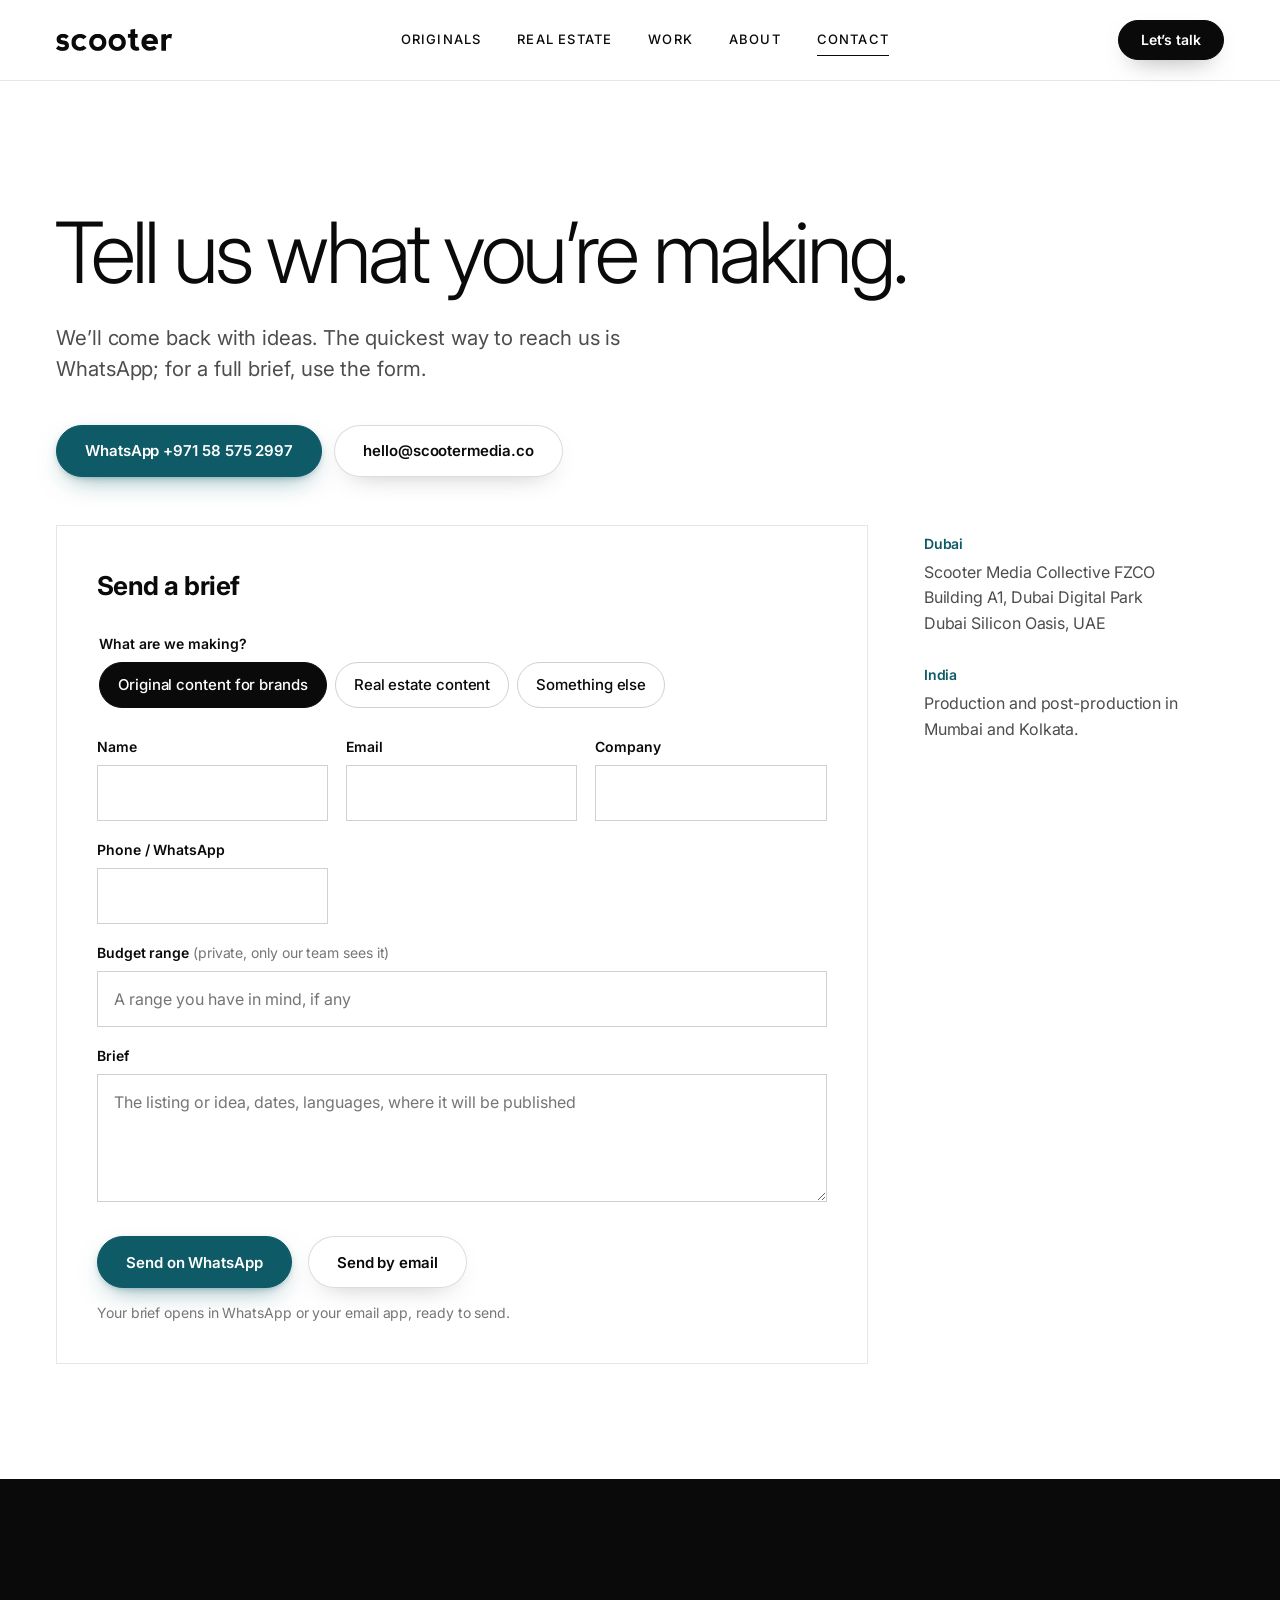
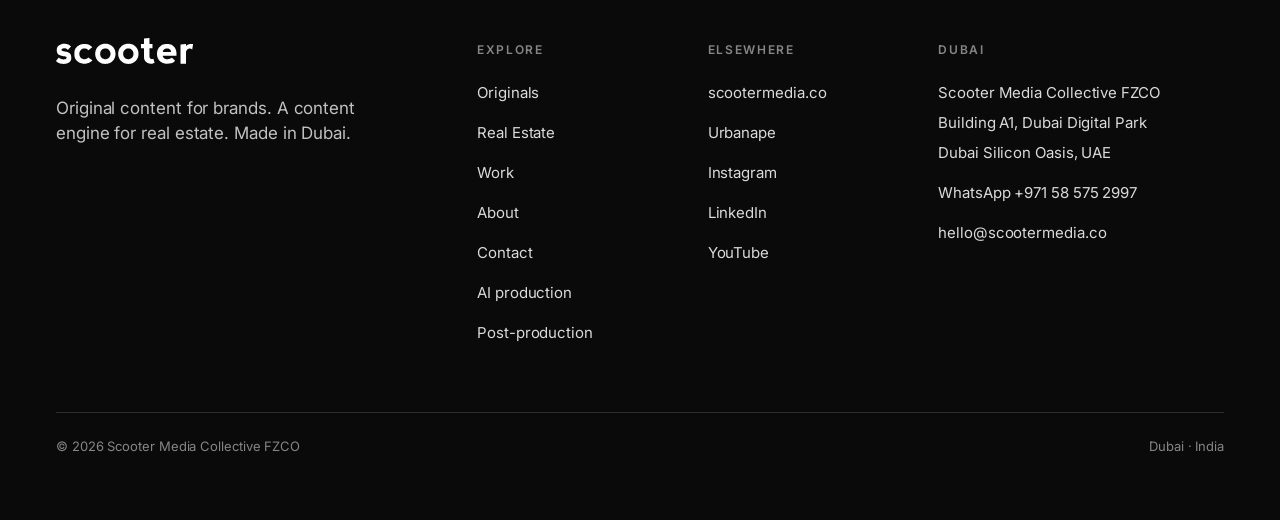
<file: contact/index.html>
<!doctype html>
<html lang="en">
<head>
<meta charset="utf-8">
<meta name="viewport" content="width=device-width, initial-scale=1">
<title>Contact Scooter Media, Dubai</title>
<meta name="description" content="Brief Scooter Media in Dubai on original content for your brand or real estate video. WhatsApp, email or send a brief.">
<link rel="canonical" href="https://scootermedia.ae/contact/">
<link rel="alternate" hreflang="en-ae" href="https://scootermedia.ae/contact/">
<meta name="theme-color" content="#0A0A0A">
<meta property="og:type" content="website">
<meta property="og:site_name" content="Scooter Media">
<meta property="og:locale" content="en_AE">
<meta property="og:title" content="Contact Scooter Media, Dubai">
<meta property="og:description" content="Brief Scooter Media in Dubai on original content for your brand or real estate video. WhatsApp, email or send a brief.">
<meta property="og:url" content="https://scootermedia.ae/contact/">
<meta property="og:image" content="https://scootermedia.ae/assets/img/og-image.png?v=20261126b">
<meta name="twitter:card" content="summary_large_image">
<link rel="icon" href="/assets/img/favicon.svg" type="image/svg+xml">
<link rel="apple-touch-icon" href="/assets/img/apple-touch-icon.png">
<link rel="preconnect" href="https://fonts.googleapis.com">
<link rel="preconnect" href="https://fonts.gstatic.com" crossorigin>
<link href="https://fonts.googleapis.com/css2?family=Inter:wght@400;500;600;700;800&display=swap" rel="stylesheet">
<link rel="stylesheet" href="/assets/css/site.css?v=20261126b">
<script type="application/ld+json">{"@context": "https://schema.org", "@type": "ProfessionalService", "@id": "https://scootermedia.ae/#dubai", "name": "Scooter Media", "parentOrganization": {"@id": "https://scootermedia.ae/#org"}, "url": "https://scootermedia.ae/", "image": "https://scootermedia.ae/assets/img/og-image.png?v=20261126b", "email": "hello@scootermedia.co", "telephone": "+971 58 575 2997", "address": {"@type": "PostalAddress", "streetAddress": "Building A1, Dubai Digital Park, Dubai Silicon Oasis", "addressLocality": "Dubai", "addressCountry": "AE"}, "hasMap": "https://www.google.com/maps/search/?api=1&query=Building%20A1%2C%20Dubai%20Digital%20Park%2C%20Dubai%20Silicon%20Oasis%2C%20Dubai%2C%20UAE", "areaServed": ["Dubai", "United Arab Emirates", "Saudi Arabia", "Qatar", "Oman", "Bahrain", "Kuwait"], "sameAs": ["https://www.linkedin.com/company/scootermediaco", "https://www.instagram.com/scootermediacompany", "https://www.youtube.com/@scootermediacompany", "https://scootermedia.co"]}</script>
<script type="application/ld+json">{"@context": "https://schema.org", "@type": "BreadcrumbList", "itemListElement": [{"@type": "ListItem", "position": 1, "name": "Home", "item": "https://scootermedia.ae/"}, {"@type": "ListItem", "position": 2, "name": "Contact", "item": "https://scootermedia.ae/contact/"}]}</script>
</head>
<body>
<a href="#main" class="skip">Skip to content</a>
<header class="hdr">
<div class="wrap hdr-in">
<a href="/" class="logo" aria-label="Scooter Media, home"><svg class="logo-svg" viewBox="0 0 1498 284" aria-hidden="true" focusable="false"><path fill="currentColor" fill-rule="evenodd" d="M1497 66 L1491 66 L1490 65 L1467 65 L1466 66 L1461 66 L1460 67 L1453 68 L1439 74 L1430 80 L1421 88 L1420 87 L1420 65 L1412 65 L1411 66 L1403 66 L1402 67 L1393 67 L1392 68 L1384 68 L1383 69 L1375 69 L1374 70 L1360 71 L1360 280 L1361 281 L1420 281 L1420 148 L1426 137 L1432 129 L1441 121 L1448 117 L1451 117 L1456 115 L1468 116 L1469 117 L1476 118 L1488 125 L1488 123 L1489 122 L1489 116 L1490 115 L1490 110 L1491 109 L1491 104 L1492 103 L1492 98 L1493 97 L1494 85 L1495 84 L1495 79 L1496 78 L1496 73 L1497 72Z M1161 75 L1146 84 L1131 97 L1131 98 L1125 104 L1118 114 L1108 136 L1108 139 L1107 140 L1107 143 L1105 148 L1105 153 L1104 154 L1104 164 L1103 165 L1103 181 L1104 182 L1104 191 L1105 192 L1105 197 L1106 198 L1106 201 L1107 202 L1109 212 L1111 215 L1112 220 L1119 233 L1128 245 L1139 256 L1153 266 L1167 273 L1169 273 L1176 276 L1183 277 L1184 278 L1188 278 L1189 279 L1194 279 L1195 280 L1207 280 L1208 281 L1241 279 L1242 278 L1247 278 L1248 277 L1257 276 L1258 275 L1269 272 L1285 264 L1301 249 L1267 215 L1265 215 L1258 220 L1248 225 L1246 225 L1243 227 L1240 227 L1236 229 L1233 229 L1232 230 L1227 230 L1226 231 L1201 231 L1200 230 L1197 230 L1191 227 L1189 227 L1187 225 L1184 224 L1173 214 L1168 205 L1168 203 L1166 199 L1166 195 L1167 194 L1316 194 L1316 160 L1315 159 L1314 146 L1313 145 L1313 141 L1311 137 L1311 134 L1310 133 L1309 128 L1300 110 L1292 99 L1275 83 L1262 75 L1260 75 L1255 72 L1253 72 L1243 68 L1239 68 L1238 67 L1234 67 L1233 66 L1227 66 L1226 65 L1198 65 L1197 66 L1191 66 L1190 67 L1185 67 L1184 68 L1177 69 L1176 70 L1168 72 L1163 75Z M1168 144 L1169 143 L1170 137 L1176 128 L1188 119 L1192 117 L1202 115 L1203 114 L1221 114 L1222 115 L1225 115 L1226 116 L1234 118 L1236 120 L1242 123 L1251 132 L1255 141 L1256 150 L1253 152 L1170 152 L1168 150Z M279 68 L272 71 L269 71 L259 76 L257 76 L239 87 L225 99 L225 100 L216 110 L213 116 L211 118 L209 122 L209 124 L206 129 L206 132 L203 139 L202 151 L201 152 L201 193 L202 194 L202 201 L203 202 L203 206 L205 210 L205 213 L212 229 L222 243 L237 257 L249 265 L263 272 L268 273 L274 276 L281 277 L282 278 L292 279 L293 280 L305 280 L306 281 L327 280 L328 279 L333 279 L334 278 L338 278 L339 277 L346 276 L352 273 L357 272 L371 265 L384 256 L390 250 L391 250 L396 245 L396 244 L353 212 L347 218 L335 226 L324 230 L321 230 L320 231 L299 231 L298 230 L295 230 L294 229 L289 228 L283 225 L277 221 L268 212 L263 205 L259 197 L259 195 L256 188 L256 184 L255 183 L255 163 L256 162 L256 158 L257 157 L259 149 L267 136 L279 124 L291 117 L293 117 L297 115 L300 115 L301 114 L318 114 L319 115 L323 115 L338 121 L354 133 L396 101 L385 90 L377 84 L361 75 L359 75 L354 72 L352 72 L345 69 L337 68 L336 67 L332 67 L331 66 L325 66 L324 65 L296 65 L295 66 L289 66 L288 67Z M72 64 L71 65 L68 65 L67 66 L57 68 L37 78 L30 83 L20 93 L16 99 L11 110 L10 118 L9 119 L9 125 L8 126 L8 139 L9 140 L9 147 L10 148 L11 156 L14 162 L14 164 L19 172 L26 179 L32 183 L49 191 L51 191 L58 194 L66 195 L67 196 L71 196 L72 197 L77 197 L78 198 L92 199 L93 200 L97 200 L98 201 L104 202 L110 205 L114 209 L116 213 L116 218 L112 225 L103 231 L100 231 L95 233 L88 233 L87 234 L77 234 L76 233 L70 233 L69 232 L61 231 L60 230 L55 229 L52 227 L50 227 L48 225 L43 223 L33 214 L32 214 L5 244 L5 245 L0 250 L0 252 L8 259 L20 267 L25 269 L29 272 L31 272 L36 275 L38 275 L45 278 L48 278 L52 280 L57 280 L58 281 L64 281 L65 282 L76 282 L77 283 L102 282 L103 281 L113 280 L114 279 L125 276 L137 270 L146 264 L156 254 L163 242 L163 240 L165 236 L165 233 L166 232 L166 226 L167 225 L167 210 L166 209 L166 201 L165 200 L164 192 L157 176 L149 167 L142 162 L131 156 L129 156 L126 154 L124 154 L117 151 L114 151 L109 149 L104 149 L103 148 L98 148 L97 147 L91 147 L90 146 L79 144 L73 141 L71 141 L66 138 L61 133 L60 131 L60 126 L68 117 L75 114 L79 114 L80 113 L103 113 L104 114 L107 114 L113 117 L115 117 L126 125 L130 130 L138 122 L138 121 L146 113 L146 112 L164 92 L155 84 L145 77 L140 75 L134 71 L132 71 L126 68 L123 68 L118 66 L114 66 L113 65 L107 65 L106 64Z M768 64 L767 65 L763 65 L755 68 L752 68 L749 70 L742 72 L729 79 L717 88 L705 100 L694 115 L687 129 L687 131 L683 141 L682 149 L681 150 L681 155 L680 156 L679 179 L680 180 L680 189 L681 190 L682 200 L683 201 L683 204 L684 205 L687 216 L690 221 L690 223 L692 225 L694 230 L700 239 L718 258 L732 268 L746 275 L748 275 L758 279 L766 280 L767 281 L772 281 L773 282 L797 283 L798 282 L808 282 L809 281 L819 280 L823 278 L826 278 L827 277 L832 276 L837 273 L839 273 L856 263 L873 248 L873 247 L879 241 L884 234 L895 212 L896 206 L898 202 L899 193 L900 192 L900 184 L901 183 L901 163 L900 162 L900 153 L899 152 L899 148 L898 147 L897 140 L896 139 L894 131 L892 128 L892 126 L881 107 L862 87 L848 77 L831 69 L829 69 L825 67 L822 67 L821 66 L818 66 L817 65 L813 65 L812 64 L806 64 L805 63 L775 63 L774 64Z M778 115 L785 115 L786 114 L801 115 L802 116 L806 116 L807 117 L812 118 L818 121 L824 125 L837 139 L839 144 L841 146 L841 148 L843 151 L844 157 L845 158 L845 162 L846 163 L846 183 L845 184 L845 188 L844 189 L842 197 L838 205 L833 212 L822 222 L811 228 L805 229 L804 230 L800 230 L799 231 L781 231 L780 230 L776 230 L775 229 L769 228 L759 223 L755 220 L744 208 L740 202 L740 200 L737 195 L736 189 L735 188 L735 184 L734 183 L734 163 L735 162 L736 154 L741 142 L745 136 L760 122 L768 118 L770 118 L774 116 L777 116Z M517 64 L516 65 L508 66 L507 67 L501 68 L498 70 L493 71 L483 76 L481 78 L472 83 L452 102 L443 115 L434 134 L432 144 L431 145 L431 148 L430 149 L430 154 L429 155 L428 180 L429 181 L429 191 L430 192 L430 196 L432 201 L432 205 L433 206 L435 214 L437 217 L437 219 L441 227 L452 243 L468 259 L476 265 L486 270 L488 272 L510 280 L521 281 L522 282 L546 283 L547 282 L557 282 L558 281 L568 280 L575 277 L581 276 L586 273 L588 273 L594 269 L599 267 L610 259 L617 252 L618 252 L618 251 L621 249 L621 248 L627 242 L637 227 L641 219 L641 217 L643 214 L643 212 L646 205 L647 197 L648 196 L648 192 L649 191 L649 183 L650 182 L650 164 L649 163 L649 155 L648 154 L648 149 L646 144 L646 140 L638 120 L626 102 L611 87 L595 76 L585 71 L580 70 L577 68 L574 68 L570 66 L562 65 L561 64 L555 64 L554 63 L524 63 L523 64Z M527 115 L534 115 L535 114 L550 115 L551 116 L561 118 L567 121 L573 125 L585 138 L591 149 L591 151 L593 155 L593 158 L594 159 L594 164 L595 165 L595 181 L594 182 L593 191 L588 203 L581 213 L575 219 L568 224 L553 230 L549 230 L548 231 L529 231 L528 230 L518 228 L508 223 L494 210 L490 204 L487 198 L487 196 L484 189 L484 186 L483 185 L483 161 L484 160 L486 150 L491 140 L506 124 L519 117 L522 117Z M961 6 L961 64 L960 65 L928 65 L928 113 L960 113 L961 114 L961 215 L962 216 L962 222 L963 223 L963 227 L964 228 L965 234 L972 248 L979 256 L979 257 L992 268 L1001 273 L1003 273 L1006 275 L1008 275 L1012 277 L1019 278 L1020 279 L1024 279 L1025 280 L1037 280 L1038 281 L1054 280 L1055 279 L1065 277 L1077 271 L1076 266 L1073 259 L1073 256 L1071 252 L1071 249 L1068 242 L1068 239 L1065 232 L1065 229 L1064 228 L1061 228 L1060 229 L1056 229 L1055 230 L1050 230 L1049 231 L1047 231 L1046 230 L1040 230 L1037 228 L1035 228 L1026 220 L1022 210 L1022 202 L1021 201 L1021 115 L1023 113 L1054 113 L1054 65 L1022 65 L1021 64 L1021 0 L1017 0 L1016 1 L1006 1 L1005 2 L997 2 L996 3 L988 3 L987 4 L979 4 L978 5Z"/></svg></a>
<nav class="nav" id="nav" aria-label="Main"><a href="/original-content-for-brands/">Originals</a><a href="/real-estate-content-dubai/">Real Estate</a><a href="/work/">Work</a><a href="/about/">About</a><a href="/contact/" aria-current="page">Contact</a><a href="/contact/" class="nav-cta">Let’s talk</a></nav>
<a href="/contact/" class="hdr-cta">Let’s talk</a>
<button type="button" class="menu-btn" aria-controls="nav" aria-expanded="false" aria-label="Menu">
<svg width="24" height="24" viewBox="0 0 24 24" fill="none" stroke="currentColor" stroke-width="2" aria-hidden="true"><path d="M4 7h16M4 12h16M4 17h16"/></svg>
</button>
</div>
</header>
<main id="main">
<section class="wrap hero" style="padding-bottom:48px">
<h1 class="h1 rv">Tell us what you’re making.</h1>
<p class="lead rv">We’ll come back with ideas. The quickest way to reach us is WhatsApp; for a full brief, use the form.</p>
<div class="btns rv"><a href="https://wa.me/971585752997" class="btn" rel="noopener">WhatsApp +971 58 575 2997</a><a href="mailto:hello@scootermedia.co" class="btn-2">hello@scootermedia.co</a></div>
</section>
<section class="wrap contact-wrap" style="padding-bottom:clamp(72px,9vw,128px)">
<form class="form rv" id="brief" action="mailto:hello@scootermedia.co" method="post" enctype="text/plain">
<h2>Send a brief</h2>
<fieldset class="chips"><legend class="lb">What are we making?</legend><input type="radio" name="type" id="t-original" value="Original content for brands" checked><label for="t-original">Original content for brands</label><input type="radio" name="type" id="t-real-estate" value="Real estate content"><label for="t-real-estate">Real estate content</label><input type="radio" name="type" id="t-other" value="Something else"><label for="t-other">Something else</label></fieldset>
<div class="fgrid">
<div><label class="lb" for="c-name">Name</label><input id="c-name" name="name" class="in" type="text" autocomplete="name" required></div>
<div><label class="lb" for="c-mail">Email</label><input id="c-mail" name="email" class="in" type="email" autocomplete="email" required></div>
<div><label class="lb" for="c-co">Company</label><input id="c-co" name="company" class="in" type="text" autocomplete="organization"></div>
<div><label class="lb" for="c-ph">Phone / WhatsApp</label><input id="c-ph" name="phone" class="in" type="tel" autocomplete="tel"></div>
</div>
<div style="margin-top:18px"><label class="lb" for="c-budget">Budget range <span style="font-weight:400;color:var(--muted-2)">(private, only our team sees it)</span></label><input id="c-budget" name="budget" class="in" type="text" placeholder="A range you have in mind, if any"></div>
<div style="margin-top:18px"><label class="lb" for="c-msg">Brief</label><textarea id="c-msg" name="brief" class="in" rows="4" placeholder="The listing or idea, dates, languages, where it will be published"></textarea></div>
<div class="form-actions">
<button type="submit" class="btn">Send on WhatsApp</button>
<button type="button" class="btn-2" data-act="email" style="cursor:pointer;font-family:inherit">Send by email</button>
</div>
<p class="form-note" style="margin-top:14px">Your brief opens in WhatsApp or your email app, ready to send.</p>
</form>
<aside class="offices rv" aria-label="Where we are">
<div><h3>Dubai</h3><p class="p"><a href="https://www.google.com/maps/search/?api=1&amp;query=Building%20A1%2C%20Dubai%20Digital%20Park%2C%20Dubai%20Silicon%20Oasis%2C%20Dubai%2C%20UAE" class="maplink" target="_blank" rel="noopener">Scooter Media Collective FZCO<br>Building A1, Dubai Digital Park<br>Dubai Silicon Oasis, UAE</a></p></div>
<div><h3>India</h3><p class="p">Production and post-production in <a href="https://www.google.com/maps/search/?api=1&amp;query=WeWork%20Enam%20Sambhav%2C%20C-20%20G%20Block%2C%20BKC%2C%20Bandra%20East%2C%20Mumbai%20400051" class="maplink" target="_blank" rel="noopener">Mumbai</a> and <a href="https://www.google.com/maps/search/?api=1&amp;query=Kanchana%20Apartments%2C%207/1%20Russel%20Street%2C%20Kolkata%20700071" class="maplink" target="_blank" rel="noopener">Kolkata</a>.</p></div>
</aside>
</section>
</main>
<footer class="ftr">
<div class="wrap">
<div class="ftr-grid">
<div><div class="logo logo-ftr" role="img" aria-label="Scooter Media"><svg class="logo-svg" viewBox="0 0 1498 284" aria-hidden="true" focusable="false"><path fill="currentColor" fill-rule="evenodd" d="M1497 66 L1491 66 L1490 65 L1467 65 L1466 66 L1461 66 L1460 67 L1453 68 L1439 74 L1430 80 L1421 88 L1420 87 L1420 65 L1412 65 L1411 66 L1403 66 L1402 67 L1393 67 L1392 68 L1384 68 L1383 69 L1375 69 L1374 70 L1360 71 L1360 280 L1361 281 L1420 281 L1420 148 L1426 137 L1432 129 L1441 121 L1448 117 L1451 117 L1456 115 L1468 116 L1469 117 L1476 118 L1488 125 L1488 123 L1489 122 L1489 116 L1490 115 L1490 110 L1491 109 L1491 104 L1492 103 L1492 98 L1493 97 L1494 85 L1495 84 L1495 79 L1496 78 L1496 73 L1497 72Z M1161 75 L1146 84 L1131 97 L1131 98 L1125 104 L1118 114 L1108 136 L1108 139 L1107 140 L1107 143 L1105 148 L1105 153 L1104 154 L1104 164 L1103 165 L1103 181 L1104 182 L1104 191 L1105 192 L1105 197 L1106 198 L1106 201 L1107 202 L1109 212 L1111 215 L1112 220 L1119 233 L1128 245 L1139 256 L1153 266 L1167 273 L1169 273 L1176 276 L1183 277 L1184 278 L1188 278 L1189 279 L1194 279 L1195 280 L1207 280 L1208 281 L1241 279 L1242 278 L1247 278 L1248 277 L1257 276 L1258 275 L1269 272 L1285 264 L1301 249 L1267 215 L1265 215 L1258 220 L1248 225 L1246 225 L1243 227 L1240 227 L1236 229 L1233 229 L1232 230 L1227 230 L1226 231 L1201 231 L1200 230 L1197 230 L1191 227 L1189 227 L1187 225 L1184 224 L1173 214 L1168 205 L1168 203 L1166 199 L1166 195 L1167 194 L1316 194 L1316 160 L1315 159 L1314 146 L1313 145 L1313 141 L1311 137 L1311 134 L1310 133 L1309 128 L1300 110 L1292 99 L1275 83 L1262 75 L1260 75 L1255 72 L1253 72 L1243 68 L1239 68 L1238 67 L1234 67 L1233 66 L1227 66 L1226 65 L1198 65 L1197 66 L1191 66 L1190 67 L1185 67 L1184 68 L1177 69 L1176 70 L1168 72 L1163 75Z M1168 144 L1169 143 L1170 137 L1176 128 L1188 119 L1192 117 L1202 115 L1203 114 L1221 114 L1222 115 L1225 115 L1226 116 L1234 118 L1236 120 L1242 123 L1251 132 L1255 141 L1256 150 L1253 152 L1170 152 L1168 150Z M279 68 L272 71 L269 71 L259 76 L257 76 L239 87 L225 99 L225 100 L216 110 L213 116 L211 118 L209 122 L209 124 L206 129 L206 132 L203 139 L202 151 L201 152 L201 193 L202 194 L202 201 L203 202 L203 206 L205 210 L205 213 L212 229 L222 243 L237 257 L249 265 L263 272 L268 273 L274 276 L281 277 L282 278 L292 279 L293 280 L305 280 L306 281 L327 280 L328 279 L333 279 L334 278 L338 278 L339 277 L346 276 L352 273 L357 272 L371 265 L384 256 L390 250 L391 250 L396 245 L396 244 L353 212 L347 218 L335 226 L324 230 L321 230 L320 231 L299 231 L298 230 L295 230 L294 229 L289 228 L283 225 L277 221 L268 212 L263 205 L259 197 L259 195 L256 188 L256 184 L255 183 L255 163 L256 162 L256 158 L257 157 L259 149 L267 136 L279 124 L291 117 L293 117 L297 115 L300 115 L301 114 L318 114 L319 115 L323 115 L338 121 L354 133 L396 101 L385 90 L377 84 L361 75 L359 75 L354 72 L352 72 L345 69 L337 68 L336 67 L332 67 L331 66 L325 66 L324 65 L296 65 L295 66 L289 66 L288 67Z M72 64 L71 65 L68 65 L67 66 L57 68 L37 78 L30 83 L20 93 L16 99 L11 110 L10 118 L9 119 L9 125 L8 126 L8 139 L9 140 L9 147 L10 148 L11 156 L14 162 L14 164 L19 172 L26 179 L32 183 L49 191 L51 191 L58 194 L66 195 L67 196 L71 196 L72 197 L77 197 L78 198 L92 199 L93 200 L97 200 L98 201 L104 202 L110 205 L114 209 L116 213 L116 218 L112 225 L103 231 L100 231 L95 233 L88 233 L87 234 L77 234 L76 233 L70 233 L69 232 L61 231 L60 230 L55 229 L52 227 L50 227 L48 225 L43 223 L33 214 L32 214 L5 244 L5 245 L0 250 L0 252 L8 259 L20 267 L25 269 L29 272 L31 272 L36 275 L38 275 L45 278 L48 278 L52 280 L57 280 L58 281 L64 281 L65 282 L76 282 L77 283 L102 282 L103 281 L113 280 L114 279 L125 276 L137 270 L146 264 L156 254 L163 242 L163 240 L165 236 L165 233 L166 232 L166 226 L167 225 L167 210 L166 209 L166 201 L165 200 L164 192 L157 176 L149 167 L142 162 L131 156 L129 156 L126 154 L124 154 L117 151 L114 151 L109 149 L104 149 L103 148 L98 148 L97 147 L91 147 L90 146 L79 144 L73 141 L71 141 L66 138 L61 133 L60 131 L60 126 L68 117 L75 114 L79 114 L80 113 L103 113 L104 114 L107 114 L113 117 L115 117 L126 125 L130 130 L138 122 L138 121 L146 113 L146 112 L164 92 L155 84 L145 77 L140 75 L134 71 L132 71 L126 68 L123 68 L118 66 L114 66 L113 65 L107 65 L106 64Z M768 64 L767 65 L763 65 L755 68 L752 68 L749 70 L742 72 L729 79 L717 88 L705 100 L694 115 L687 129 L687 131 L683 141 L682 149 L681 150 L681 155 L680 156 L679 179 L680 180 L680 189 L681 190 L682 200 L683 201 L683 204 L684 205 L687 216 L690 221 L690 223 L692 225 L694 230 L700 239 L718 258 L732 268 L746 275 L748 275 L758 279 L766 280 L767 281 L772 281 L773 282 L797 283 L798 282 L808 282 L809 281 L819 280 L823 278 L826 278 L827 277 L832 276 L837 273 L839 273 L856 263 L873 248 L873 247 L879 241 L884 234 L895 212 L896 206 L898 202 L899 193 L900 192 L900 184 L901 183 L901 163 L900 162 L900 153 L899 152 L899 148 L898 147 L897 140 L896 139 L894 131 L892 128 L892 126 L881 107 L862 87 L848 77 L831 69 L829 69 L825 67 L822 67 L821 66 L818 66 L817 65 L813 65 L812 64 L806 64 L805 63 L775 63 L774 64Z M778 115 L785 115 L786 114 L801 115 L802 116 L806 116 L807 117 L812 118 L818 121 L824 125 L837 139 L839 144 L841 146 L841 148 L843 151 L844 157 L845 158 L845 162 L846 163 L846 183 L845 184 L845 188 L844 189 L842 197 L838 205 L833 212 L822 222 L811 228 L805 229 L804 230 L800 230 L799 231 L781 231 L780 230 L776 230 L775 229 L769 228 L759 223 L755 220 L744 208 L740 202 L740 200 L737 195 L736 189 L735 188 L735 184 L734 183 L734 163 L735 162 L736 154 L741 142 L745 136 L760 122 L768 118 L770 118 L774 116 L777 116Z M517 64 L516 65 L508 66 L507 67 L501 68 L498 70 L493 71 L483 76 L481 78 L472 83 L452 102 L443 115 L434 134 L432 144 L431 145 L431 148 L430 149 L430 154 L429 155 L428 180 L429 181 L429 191 L430 192 L430 196 L432 201 L432 205 L433 206 L435 214 L437 217 L437 219 L441 227 L452 243 L468 259 L476 265 L486 270 L488 272 L510 280 L521 281 L522 282 L546 283 L547 282 L557 282 L558 281 L568 280 L575 277 L581 276 L586 273 L588 273 L594 269 L599 267 L610 259 L617 252 L618 252 L618 251 L621 249 L621 248 L627 242 L637 227 L641 219 L641 217 L643 214 L643 212 L646 205 L647 197 L648 196 L648 192 L649 191 L649 183 L650 182 L650 164 L649 163 L649 155 L648 154 L648 149 L646 144 L646 140 L638 120 L626 102 L611 87 L595 76 L585 71 L580 70 L577 68 L574 68 L570 66 L562 65 L561 64 L555 64 L554 63 L524 63 L523 64Z M527 115 L534 115 L535 114 L550 115 L551 116 L561 118 L567 121 L573 125 L585 138 L591 149 L591 151 L593 155 L593 158 L594 159 L594 164 L595 165 L595 181 L594 182 L593 191 L588 203 L581 213 L575 219 L568 224 L553 230 L549 230 L548 231 L529 231 L528 230 L518 228 L508 223 L494 210 L490 204 L487 198 L487 196 L484 189 L484 186 L483 185 L483 161 L484 160 L486 150 L491 140 L506 124 L519 117 L522 117Z M961 6 L961 64 L960 65 L928 65 L928 113 L960 113 L961 114 L961 215 L962 216 L962 222 L963 223 L963 227 L964 228 L965 234 L972 248 L979 256 L979 257 L992 268 L1001 273 L1003 273 L1006 275 L1008 275 L1012 277 L1019 278 L1020 279 L1024 279 L1025 280 L1037 280 L1038 281 L1054 280 L1055 279 L1065 277 L1077 271 L1076 266 L1073 259 L1073 256 L1071 252 L1071 249 L1068 242 L1068 239 L1065 232 L1065 229 L1064 228 L1061 228 L1060 229 L1056 229 L1055 230 L1050 230 L1049 231 L1047 231 L1046 230 L1040 230 L1037 228 L1035 228 L1026 220 L1022 210 L1022 202 L1021 201 L1021 115 L1023 113 L1054 113 L1054 65 L1022 65 L1021 64 L1021 0 L1017 0 L1016 1 L1006 1 L1005 2 L997 2 L996 3 L988 3 L987 4 L979 4 L978 5Z"/></svg></div><p class="ftr-tag">Original content for brands. A content engine for real estate. Made in Dubai.</p></div>
<div><h4>Explore</h4><ul><li><a href="/original-content-for-brands/">Originals</a></li><li><a href="/real-estate-content-dubai/">Real Estate</a></li><li><a href="/work/">Work</a></li><li><a href="/about/">About</a></li><li><a href="/contact/">Contact</a></li><li><a href="/ai-films/">AI production</a></li><li><a href="/post-production/">Post-production</a></li></ul></div>
<div><h4>Elsewhere</h4><ul><li><a href="https://scootermedia.co" rel="noopener">scootermedia.co</a></li><li><a href="https://urbanape.world" rel="noopener">Urbanape</a></li><li><a href="https://www.instagram.com/scootermediacompany" rel="noopener">Instagram</a></li><li><a href="https://www.linkedin.com/company/scootermediaco" rel="noopener">LinkedIn</a></li><li><a href="https://www.youtube.com/@scootermediacompany" rel="noopener">YouTube</a></li></ul></div>
<div><h4>Dubai</h4><ul><li><a href="https://www.google.com/maps/search/?api=1&amp;query=Building%20A1%2C%20Dubai%20Digital%20Park%2C%20Dubai%20Silicon%20Oasis%2C%20Dubai%2C%20UAE" target="_blank" rel="noopener">Scooter Media Collective FZCO<br>Building A1, Dubai Digital Park<br>Dubai Silicon Oasis, UAE</a></li><li><a href="https://wa.me/971585752997" rel="noopener">WhatsApp +971 58 575 2997</a></li><li><a href="mailto:hello@scootermedia.co">hello@scootermedia.co</a></li></ul></div>
</div>
<div class="ftr-bottom"><span>© 2026 Scooter Media Collective FZCO</span><span>Dubai · India</span></div>
</div>
</footer>
<script src="/assets/js/site.js?v=20261126b" defer></script>
</body>
</html>
</file>
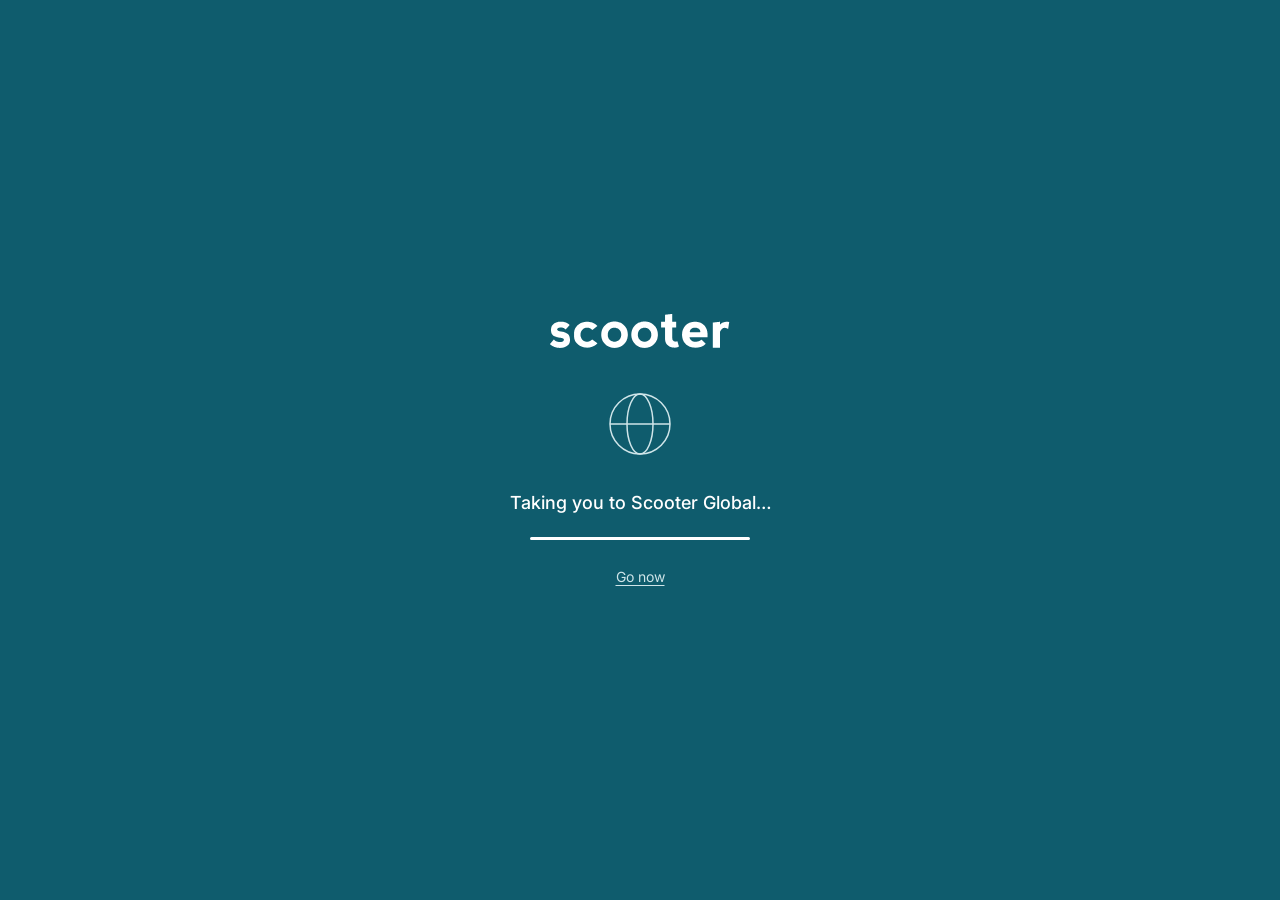
<file: global/index.html>
<!doctype html>
<html lang="en">
<head>
<meta charset="utf-8">
<meta name="viewport" content="width=device-width, initial-scale=1">
<title>Taking you to Scooter Global | Scooter</title>
<meta name="robots" content="noindex, follow">
<meta name="theme-color" content="#0A0A0A">
<link rel="icon" href="/assets/img/favicon.svg" type="image/svg+xml">
<link rel="preconnect" href="https://fonts.googleapis.com">
<link rel="preconnect" href="https://fonts.gstatic.com" crossorigin>
<link href="https://fonts.googleapis.com/css2?family=Inter:wght@500;700&display=swap" rel="stylesheet">
<!-- Fallback if JavaScript is off -->
<meta http-equiv="refresh" content="3;url=https://scootermedia.co">
<style>
  *{box-sizing:border-box;margin:0}
  html,body{height:100%}
  body{display:flex;align-items:center;justify-content:center;background:#0F5C6D;color:#fff;font-family:Inter,system-ui,sans-serif;text-align:center;padding:24px}
  .logo svg{height:34px;width:auto;display:block;margin:0 auto}
  .globe{width:72px;height:72px;margin:40px auto 32px;display:block}
  .globe circle,.globe ellipse,.globe line{fill:none;stroke:#CFE5E9;stroke-width:1.5}
  .spin{transform-origin:36px 36px;animation:spin 2.4s linear infinite}
  .msg{font-size:18px;font-weight:500}
  .bar{width:220px;height:3px;margin:24px auto 0;background:rgba(255,255,255,.2);border-radius:3px;overflow:hidden}
  .bar i{display:block;height:100%;width:0;background:#fff;animation:fill 2s ease-in-out forwards}
  .skip{display:inline-block;margin-top:28px;font-size:14px;color:#CFE5E9;text-decoration:underline;text-underline-offset:3px}
  @keyframes spin{to{transform:rotate(360deg)}}
  @keyframes fill{to{width:100%}}
  @media (prefers-reduced-motion:reduce){.spin{animation:none}.bar i{animation:none;width:100%}}
</style>
</head>
<body>
<main role="status" aria-live="polite">
  <div class="logo" role="img" aria-label="Scooter"><svg class="logo-svg" viewBox="0 0 1498 284" aria-hidden="true" focusable="false"><path fill="currentColor" fill-rule="evenodd" d="M1497 66 L1491 66 L1490 65 L1467 65 L1466 66 L1461 66 L1460 67 L1453 68 L1439 74 L1430 80 L1421 88 L1420 87 L1420 65 L1412 65 L1411 66 L1403 66 L1402 67 L1393 67 L1392 68 L1384 68 L1383 69 L1375 69 L1374 70 L1360 71 L1360 280 L1361 281 L1420 281 L1420 148 L1426 137 L1432 129 L1441 121 L1448 117 L1451 117 L1456 115 L1468 116 L1469 117 L1476 118 L1488 125 L1488 123 L1489 122 L1489 116 L1490 115 L1490 110 L1491 109 L1491 104 L1492 103 L1492 98 L1493 97 L1494 85 L1495 84 L1495 79 L1496 78 L1496 73 L1497 72Z M1161 75 L1146 84 L1131 97 L1131 98 L1125 104 L1118 114 L1108 136 L1108 139 L1107 140 L1107 143 L1105 148 L1105 153 L1104 154 L1104 164 L1103 165 L1103 181 L1104 182 L1104 191 L1105 192 L1105 197 L1106 198 L1106 201 L1107 202 L1109 212 L1111 215 L1112 220 L1119 233 L1128 245 L1139 256 L1153 266 L1167 273 L1169 273 L1176 276 L1183 277 L1184 278 L1188 278 L1189 279 L1194 279 L1195 280 L1207 280 L1208 281 L1241 279 L1242 278 L1247 278 L1248 277 L1257 276 L1258 275 L1269 272 L1285 264 L1301 249 L1267 215 L1265 215 L1258 220 L1248 225 L1246 225 L1243 227 L1240 227 L1236 229 L1233 229 L1232 230 L1227 230 L1226 231 L1201 231 L1200 230 L1197 230 L1191 227 L1189 227 L1187 225 L1184 224 L1173 214 L1168 205 L1168 203 L1166 199 L1166 195 L1167 194 L1316 194 L1316 160 L1315 159 L1314 146 L1313 145 L1313 141 L1311 137 L1311 134 L1310 133 L1309 128 L1300 110 L1292 99 L1275 83 L1262 75 L1260 75 L1255 72 L1253 72 L1243 68 L1239 68 L1238 67 L1234 67 L1233 66 L1227 66 L1226 65 L1198 65 L1197 66 L1191 66 L1190 67 L1185 67 L1184 68 L1177 69 L1176 70 L1168 72 L1163 75Z M1168 144 L1169 143 L1170 137 L1176 128 L1188 119 L1192 117 L1202 115 L1203 114 L1221 114 L1222 115 L1225 115 L1226 116 L1234 118 L1236 120 L1242 123 L1251 132 L1255 141 L1256 150 L1253 152 L1170 152 L1168 150Z M279 68 L272 71 L269 71 L259 76 L257 76 L239 87 L225 99 L225 100 L216 110 L213 116 L211 118 L209 122 L209 124 L206 129 L206 132 L203 139 L202 151 L201 152 L201 193 L202 194 L202 201 L203 202 L203 206 L205 210 L205 213 L212 229 L222 243 L237 257 L249 265 L263 272 L268 273 L274 276 L281 277 L282 278 L292 279 L293 280 L305 280 L306 281 L327 280 L328 279 L333 279 L334 278 L338 278 L339 277 L346 276 L352 273 L357 272 L371 265 L384 256 L390 250 L391 250 L396 245 L396 244 L353 212 L347 218 L335 226 L324 230 L321 230 L320 231 L299 231 L298 230 L295 230 L294 229 L289 228 L283 225 L277 221 L268 212 L263 205 L259 197 L259 195 L256 188 L256 184 L255 183 L255 163 L256 162 L256 158 L257 157 L259 149 L267 136 L279 124 L291 117 L293 117 L297 115 L300 115 L301 114 L318 114 L319 115 L323 115 L338 121 L354 133 L396 101 L385 90 L377 84 L361 75 L359 75 L354 72 L352 72 L345 69 L337 68 L336 67 L332 67 L331 66 L325 66 L324 65 L296 65 L295 66 L289 66 L288 67Z M72 64 L71 65 L68 65 L67 66 L57 68 L37 78 L30 83 L20 93 L16 99 L11 110 L10 118 L9 119 L9 125 L8 126 L8 139 L9 140 L9 147 L10 148 L11 156 L14 162 L14 164 L19 172 L26 179 L32 183 L49 191 L51 191 L58 194 L66 195 L67 196 L71 196 L72 197 L77 197 L78 198 L92 199 L93 200 L97 200 L98 201 L104 202 L110 205 L114 209 L116 213 L116 218 L112 225 L103 231 L100 231 L95 233 L88 233 L87 234 L77 234 L76 233 L70 233 L69 232 L61 231 L60 230 L55 229 L52 227 L50 227 L48 225 L43 223 L33 214 L32 214 L5 244 L5 245 L0 250 L0 252 L8 259 L20 267 L25 269 L29 272 L31 272 L36 275 L38 275 L45 278 L48 278 L52 280 L57 280 L58 281 L64 281 L65 282 L76 282 L77 283 L102 282 L103 281 L113 280 L114 279 L125 276 L137 270 L146 264 L156 254 L163 242 L163 240 L165 236 L165 233 L166 232 L166 226 L167 225 L167 210 L166 209 L166 201 L165 200 L164 192 L157 176 L149 167 L142 162 L131 156 L129 156 L126 154 L124 154 L117 151 L114 151 L109 149 L104 149 L103 148 L98 148 L97 147 L91 147 L90 146 L79 144 L73 141 L71 141 L66 138 L61 133 L60 131 L60 126 L68 117 L75 114 L79 114 L80 113 L103 113 L104 114 L107 114 L113 117 L115 117 L126 125 L130 130 L138 122 L138 121 L146 113 L146 112 L164 92 L155 84 L145 77 L140 75 L134 71 L132 71 L126 68 L123 68 L118 66 L114 66 L113 65 L107 65 L106 64Z M768 64 L767 65 L763 65 L755 68 L752 68 L749 70 L742 72 L729 79 L717 88 L705 100 L694 115 L687 129 L687 131 L683 141 L682 149 L681 150 L681 155 L680 156 L679 179 L680 180 L680 189 L681 190 L682 200 L683 201 L683 204 L684 205 L687 216 L690 221 L690 223 L692 225 L694 230 L700 239 L718 258 L732 268 L746 275 L748 275 L758 279 L766 280 L767 281 L772 281 L773 282 L797 283 L798 282 L808 282 L809 281 L819 280 L823 278 L826 278 L827 277 L832 276 L837 273 L839 273 L856 263 L873 248 L873 247 L879 241 L884 234 L895 212 L896 206 L898 202 L899 193 L900 192 L900 184 L901 183 L901 163 L900 162 L900 153 L899 152 L899 148 L898 147 L897 140 L896 139 L894 131 L892 128 L892 126 L881 107 L862 87 L848 77 L831 69 L829 69 L825 67 L822 67 L821 66 L818 66 L817 65 L813 65 L812 64 L806 64 L805 63 L775 63 L774 64Z M778 115 L785 115 L786 114 L801 115 L802 116 L806 116 L807 117 L812 118 L818 121 L824 125 L837 139 L839 144 L841 146 L841 148 L843 151 L844 157 L845 158 L845 162 L846 163 L846 183 L845 184 L845 188 L844 189 L842 197 L838 205 L833 212 L822 222 L811 228 L805 229 L804 230 L800 230 L799 231 L781 231 L780 230 L776 230 L775 229 L769 228 L759 223 L755 220 L744 208 L740 202 L740 200 L737 195 L736 189 L735 188 L735 184 L734 183 L734 163 L735 162 L736 154 L741 142 L745 136 L760 122 L768 118 L770 118 L774 116 L777 116Z M517 64 L516 65 L508 66 L507 67 L501 68 L498 70 L493 71 L483 76 L481 78 L472 83 L452 102 L443 115 L434 134 L432 144 L431 145 L431 148 L430 149 L430 154 L429 155 L428 180 L429 181 L429 191 L430 192 L430 196 L432 201 L432 205 L433 206 L435 214 L437 217 L437 219 L441 227 L452 243 L468 259 L476 265 L486 270 L488 272 L510 280 L521 281 L522 282 L546 283 L547 282 L557 282 L558 281 L568 280 L575 277 L581 276 L586 273 L588 273 L594 269 L599 267 L610 259 L617 252 L618 252 L618 251 L621 249 L621 248 L627 242 L637 227 L641 219 L641 217 L643 214 L643 212 L646 205 L647 197 L648 196 L648 192 L649 191 L649 183 L650 182 L650 164 L649 163 L649 155 L648 154 L648 149 L646 144 L646 140 L638 120 L626 102 L611 87 L595 76 L585 71 L580 70 L577 68 L574 68 L570 66 L562 65 L561 64 L555 64 L554 63 L524 63 L523 64Z M527 115 L534 115 L535 114 L550 115 L551 116 L561 118 L567 121 L573 125 L585 138 L591 149 L591 151 L593 155 L593 158 L594 159 L594 164 L595 165 L595 181 L594 182 L593 191 L588 203 L581 213 L575 219 L568 224 L553 230 L549 230 L548 231 L529 231 L528 230 L518 228 L508 223 L494 210 L490 204 L487 198 L487 196 L484 189 L484 186 L483 185 L483 161 L484 160 L486 150 L491 140 L506 124 L519 117 L522 117Z M961 6 L961 64 L960 65 L928 65 L928 113 L960 113 L961 114 L961 215 L962 216 L962 222 L963 223 L963 227 L964 228 L965 234 L972 248 L979 256 L979 257 L992 268 L1001 273 L1003 273 L1006 275 L1008 275 L1012 277 L1019 278 L1020 279 L1024 279 L1025 280 L1037 280 L1038 281 L1054 280 L1055 279 L1065 277 L1077 271 L1076 266 L1073 259 L1073 256 L1071 252 L1071 249 L1068 242 L1068 239 L1065 232 L1065 229 L1064 228 L1061 228 L1060 229 L1056 229 L1055 230 L1050 230 L1049 231 L1047 231 L1046 230 L1040 230 L1037 228 L1035 228 L1026 220 L1022 210 L1022 202 L1021 201 L1021 115 L1023 113 L1054 113 L1054 65 L1022 65 L1021 64 L1021 0 L1017 0 L1016 1 L1006 1 L1005 2 L997 2 L996 3 L988 3 L987 4 L979 4 L978 5Z"/></svg></div>
  <svg class="globe" viewBox="0 0 72 72" aria-hidden="true">
    <circle cx="36" cy="36" r="30"/>
    <line x1="6" y1="36" x2="66" y2="36"/>
    <g class="spin"><ellipse cx="36" cy="36" rx="13" ry="30"/></g>
  </svg>
  <p class="msg">Taking you to Scooter Global…</p>
  <div class="bar"><i></i></div>
  <a class="skip" href="https://scootermedia.co">Go now</a>
</main>
<script>setTimeout(function(){location.replace('https://scootermedia.co');},2000);</script>
</body>
</html>
</file>
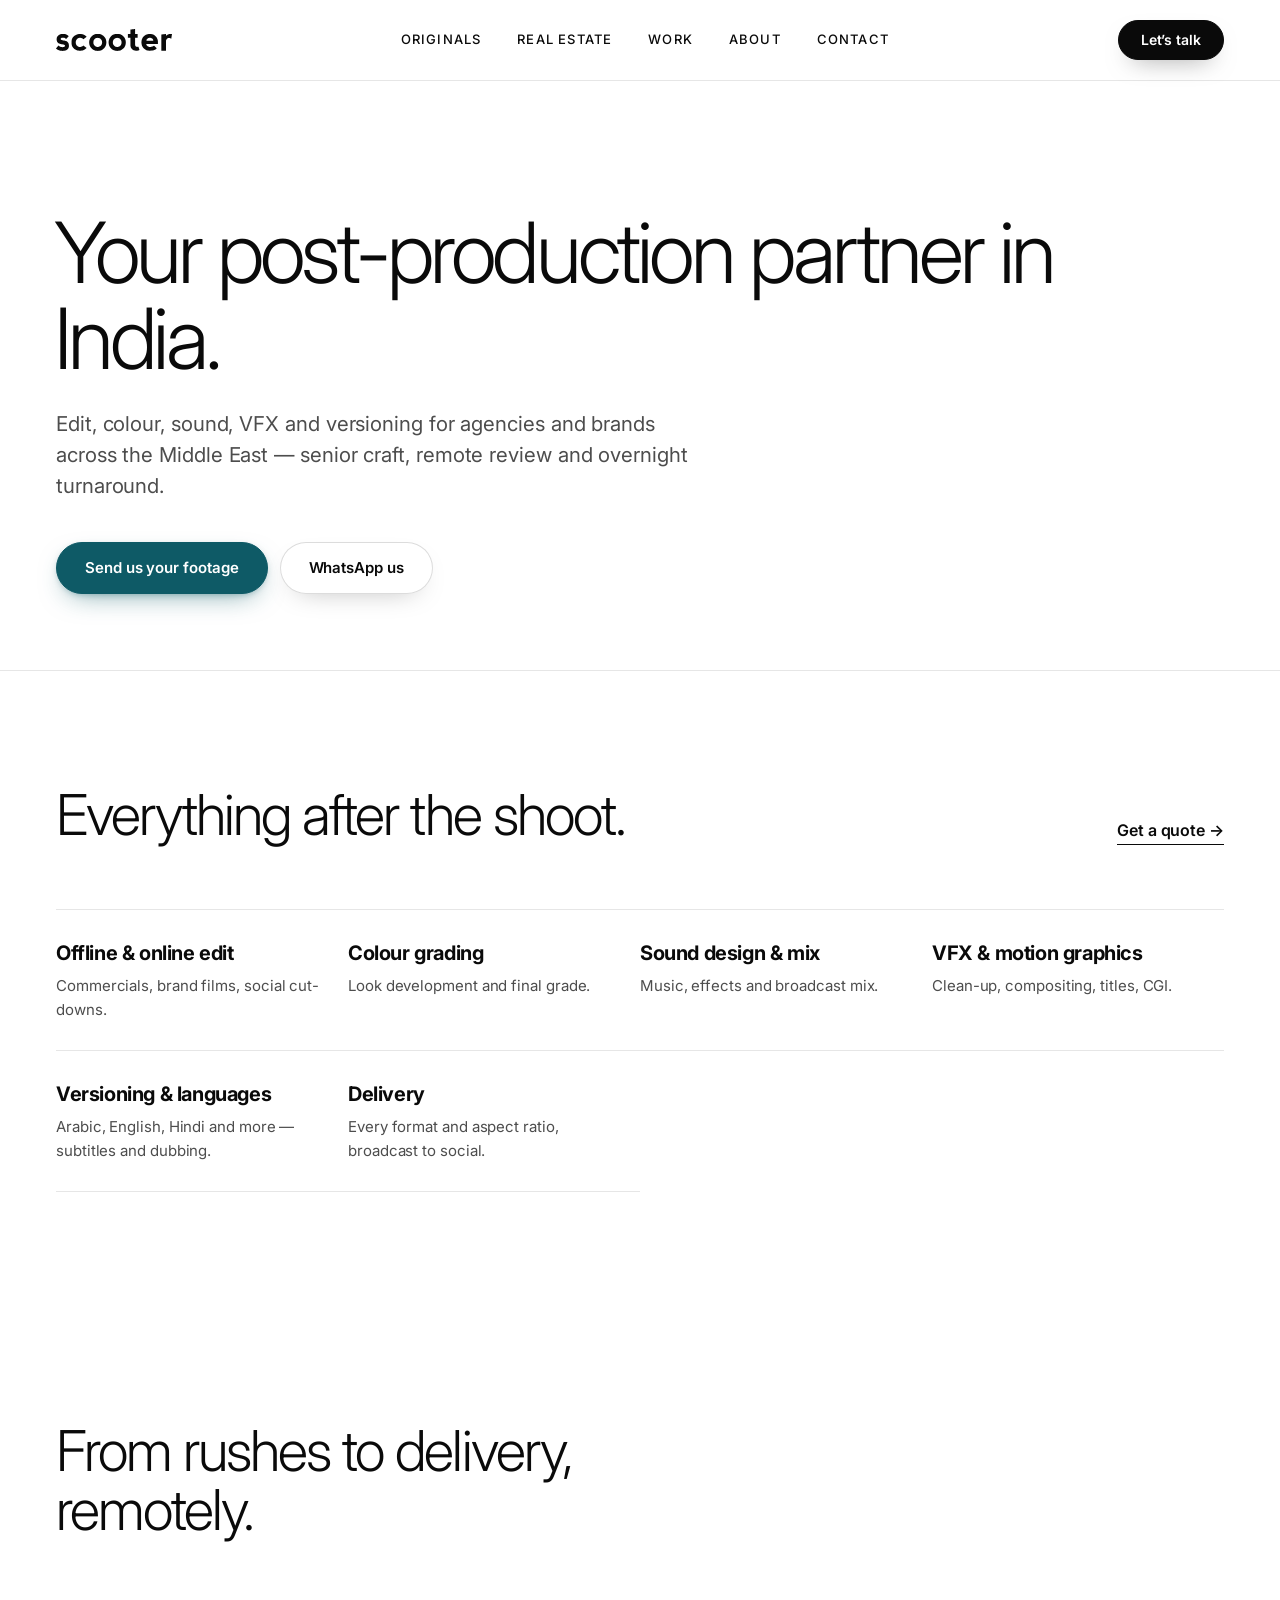
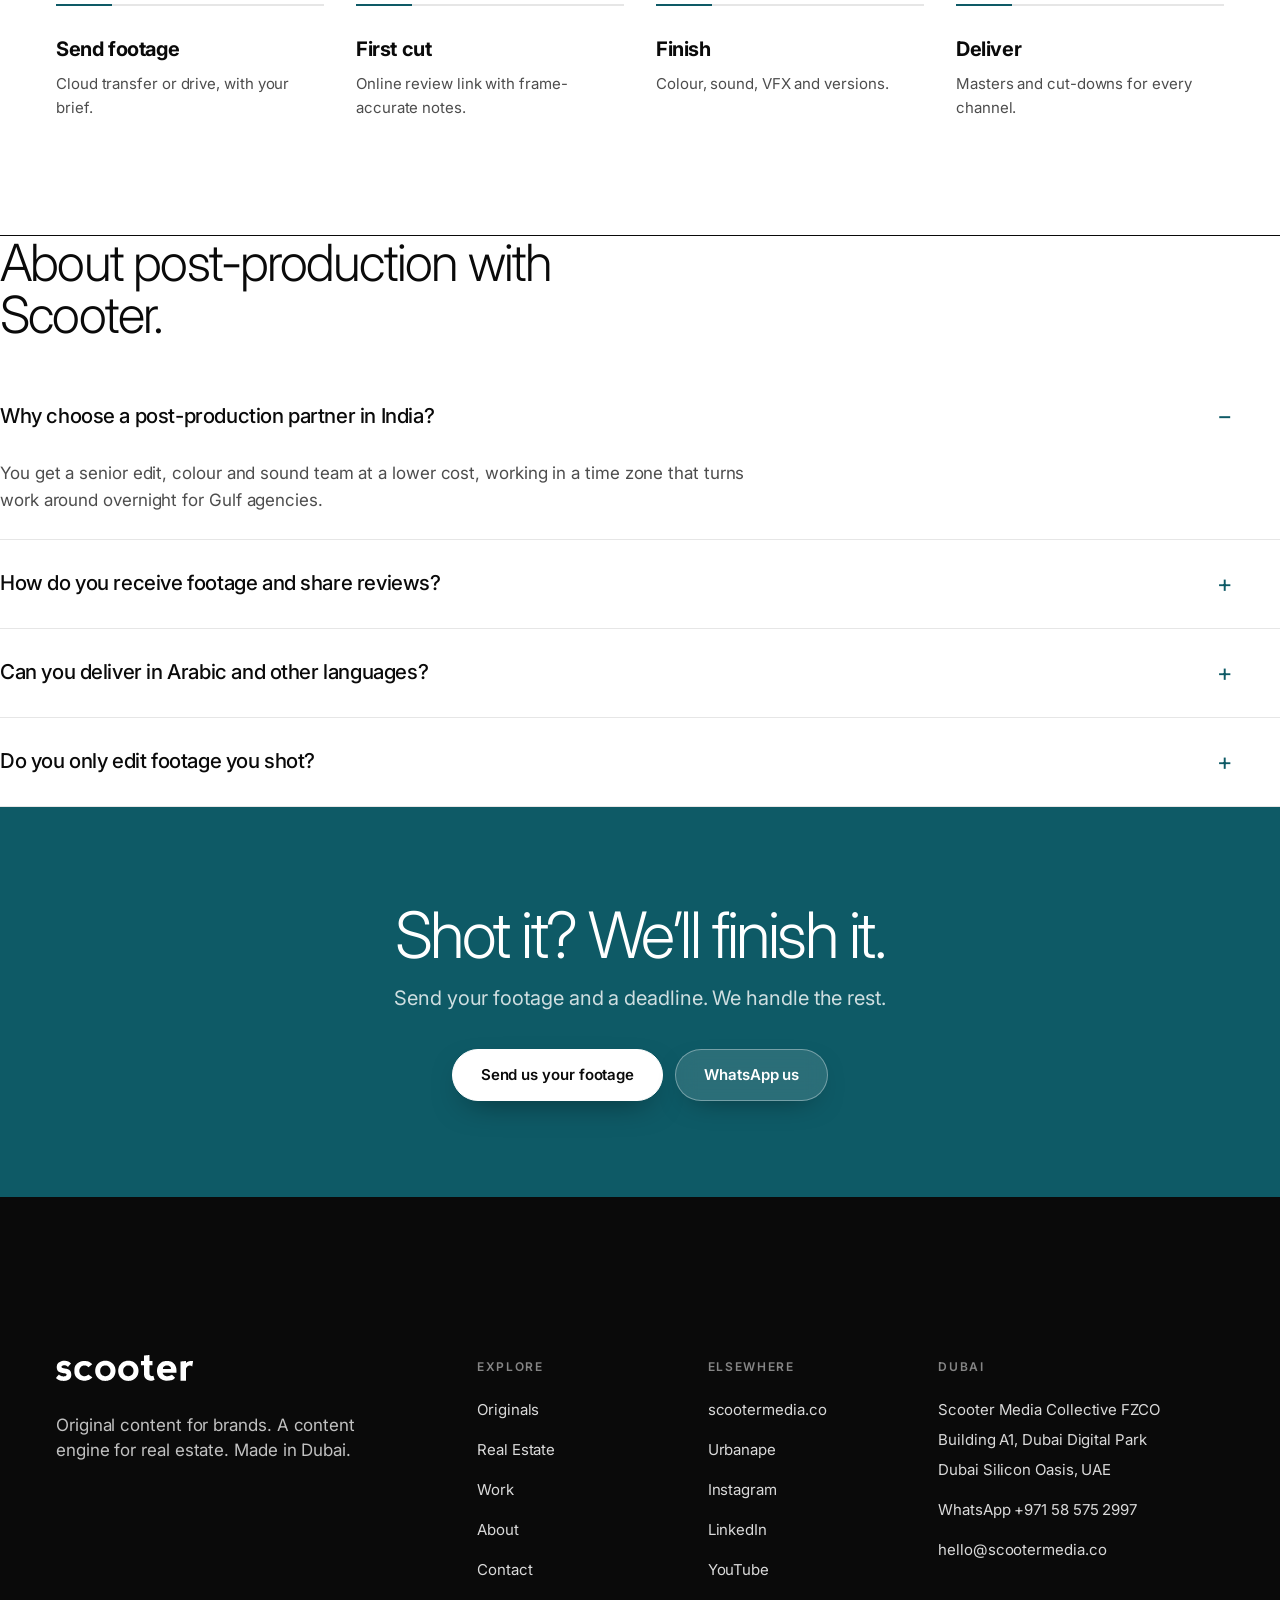
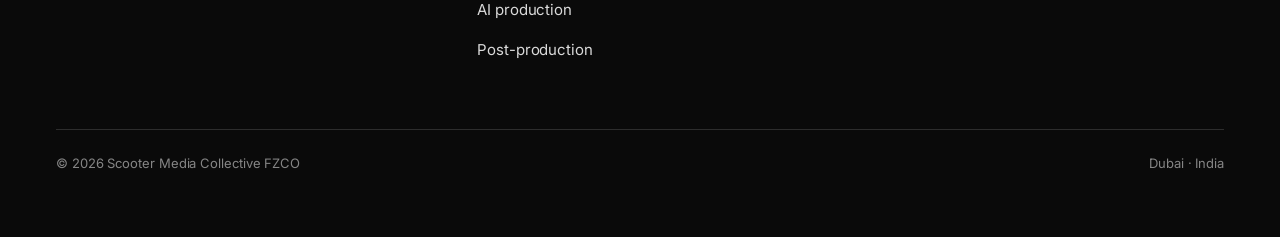
<file: post-production/index.html>
<!doctype html>
<html lang="en">
<head>
<meta charset="utf-8">
<meta name="viewport" content="width=device-width, initial-scale=1">
<title>Post-Production Partner in India for Middle East Agencies | Scooter</title>
<meta name="description" content="Scooter is a post-production partner in India for agencies and brands in Dubai, the UAE and the Middle East — edit, colour, sound, VFX, Arabic and multilingual versions, remote review.">
<link rel="canonical" href="https://scootermedia.ae/post-production/">
<link rel="alternate" hreflang="en-ae" href="https://scootermedia.ae/post-production/">
<meta name="theme-color" content="#0A0A0A">
<meta property="og:type" content="website">
<meta property="og:site_name" content="Scooter">
<meta property="og:title" content="Post-Production Partner in India for Middle East Agencies | Scooter">
<meta property="og:description" content="Scooter is a post-production partner in India for agencies and brands in Dubai, the UAE and the Middle East — edit, colour, sound, VFX, Arabic and multilingual versions, remote review.">
<meta property="og:url" content="https://scootermedia.ae/post-production/">
<meta property="og:image" content="https://scootermedia.ae/assets/img/og-image.png?v=20261118a">
<meta name="twitter:card" content="summary_large_image">
<link rel="icon" href="/assets/img/favicon.svg" type="image/svg+xml">
<link rel="apple-touch-icon" href="/assets/img/apple-touch-icon.png">
<link rel="preconnect" href="https://fonts.googleapis.com">
<link rel="preconnect" href="https://fonts.gstatic.com" crossorigin>
<link href="https://fonts.googleapis.com/css2?family=Inter:wght@400;500;600;700;800&display=swap" rel="stylesheet">
<link rel="stylesheet" href="/assets/css/site.css?v=20261126b">
<script type="application/ld+json">{"@context": "https://schema.org", "@type": "Service", "serviceType": "Post-production", "provider": {"@type": "Organization", "name": "Scooter", "url": "https://scootermedia.ae/"}, "areaServed": ["United Arab Emirates", "Saudi Arabia", "Qatar", "Middle East", "India"]}</script>
<script type="application/ld+json">{"@context": "https://schema.org", "@type": "FAQPage", "mainEntity": [{"@type": "Question", "name": "Why choose a post-production partner in India?", "acceptedAnswer": {"@type": "Answer", "text": "You get a senior edit, colour and sound team at a lower cost, working in a time zone that turns work around overnight for Gulf agencies."}}, {"@type": "Question", "name": "How do you receive footage and share reviews?", "acceptedAnswer": {"@type": "Answer", "text": "Send footage by cloud transfer or drive. We share cuts through online review links with frame-accurate comments, so your team approves remotely."}}, {"@type": "Question", "name": "Can you deliver in Arabic and other languages?", "acceptedAnswer": {"@type": "Answer", "text": "Yes. We handle subtitles, dubbing and multilingual versions, and deliver every aspect ratio your media plan needs."}}, {"@type": "Question", "name": "Do you only edit footage you shot?", "acceptedAnswer": {"@type": "Answer", "text": "No. Most post-production work comes from footage shot by agencies and other production companies in the UAE, Saudi Arabia and Qatar."}}]}</script>
<script type="application/ld+json">{"@context": "https://schema.org", "@type": "BreadcrumbList", "itemListElement": [{"@type": "ListItem", "position": 1, "name": "Home", "item": "https://scootermedia.ae/"}, {"@type": "ListItem", "position": 2, "name": "Post-Production", "item": "https://scootermedia.ae/post-production/"}]}</script>
</head>
<body>
<a href="#main" class="skip">Skip to content</a>
<header class="hdr">
<div class="wrap hdr-in">
<a href="/" class="logo" aria-label="Scooter Media, home"><svg class="logo-svg" viewBox="0 0 1498 284" aria-hidden="true" focusable="false"><path fill="currentColor" fill-rule="evenodd" d="M1497 66 L1491 66 L1490 65 L1467 65 L1466 66 L1461 66 L1460 67 L1453 68 L1439 74 L1430 80 L1421 88 L1420 87 L1420 65 L1412 65 L1411 66 L1403 66 L1402 67 L1393 67 L1392 68 L1384 68 L1383 69 L1375 69 L1374 70 L1360 71 L1360 280 L1361 281 L1420 281 L1420 148 L1426 137 L1432 129 L1441 121 L1448 117 L1451 117 L1456 115 L1468 116 L1469 117 L1476 118 L1488 125 L1488 123 L1489 122 L1489 116 L1490 115 L1490 110 L1491 109 L1491 104 L1492 103 L1492 98 L1493 97 L1494 85 L1495 84 L1495 79 L1496 78 L1496 73 L1497 72Z M1161 75 L1146 84 L1131 97 L1131 98 L1125 104 L1118 114 L1108 136 L1108 139 L1107 140 L1107 143 L1105 148 L1105 153 L1104 154 L1104 164 L1103 165 L1103 181 L1104 182 L1104 191 L1105 192 L1105 197 L1106 198 L1106 201 L1107 202 L1109 212 L1111 215 L1112 220 L1119 233 L1128 245 L1139 256 L1153 266 L1167 273 L1169 273 L1176 276 L1183 277 L1184 278 L1188 278 L1189 279 L1194 279 L1195 280 L1207 280 L1208 281 L1241 279 L1242 278 L1247 278 L1248 277 L1257 276 L1258 275 L1269 272 L1285 264 L1301 249 L1267 215 L1265 215 L1258 220 L1248 225 L1246 225 L1243 227 L1240 227 L1236 229 L1233 229 L1232 230 L1227 230 L1226 231 L1201 231 L1200 230 L1197 230 L1191 227 L1189 227 L1187 225 L1184 224 L1173 214 L1168 205 L1168 203 L1166 199 L1166 195 L1167 194 L1316 194 L1316 160 L1315 159 L1314 146 L1313 145 L1313 141 L1311 137 L1311 134 L1310 133 L1309 128 L1300 110 L1292 99 L1275 83 L1262 75 L1260 75 L1255 72 L1253 72 L1243 68 L1239 68 L1238 67 L1234 67 L1233 66 L1227 66 L1226 65 L1198 65 L1197 66 L1191 66 L1190 67 L1185 67 L1184 68 L1177 69 L1176 70 L1168 72 L1163 75Z M1168 144 L1169 143 L1170 137 L1176 128 L1188 119 L1192 117 L1202 115 L1203 114 L1221 114 L1222 115 L1225 115 L1226 116 L1234 118 L1236 120 L1242 123 L1251 132 L1255 141 L1256 150 L1253 152 L1170 152 L1168 150Z M279 68 L272 71 L269 71 L259 76 L257 76 L239 87 L225 99 L225 100 L216 110 L213 116 L211 118 L209 122 L209 124 L206 129 L206 132 L203 139 L202 151 L201 152 L201 193 L202 194 L202 201 L203 202 L203 206 L205 210 L205 213 L212 229 L222 243 L237 257 L249 265 L263 272 L268 273 L274 276 L281 277 L282 278 L292 279 L293 280 L305 280 L306 281 L327 280 L328 279 L333 279 L334 278 L338 278 L339 277 L346 276 L352 273 L357 272 L371 265 L384 256 L390 250 L391 250 L396 245 L396 244 L353 212 L347 218 L335 226 L324 230 L321 230 L320 231 L299 231 L298 230 L295 230 L294 229 L289 228 L283 225 L277 221 L268 212 L263 205 L259 197 L259 195 L256 188 L256 184 L255 183 L255 163 L256 162 L256 158 L257 157 L259 149 L267 136 L279 124 L291 117 L293 117 L297 115 L300 115 L301 114 L318 114 L319 115 L323 115 L338 121 L354 133 L396 101 L385 90 L377 84 L361 75 L359 75 L354 72 L352 72 L345 69 L337 68 L336 67 L332 67 L331 66 L325 66 L324 65 L296 65 L295 66 L289 66 L288 67Z M72 64 L71 65 L68 65 L67 66 L57 68 L37 78 L30 83 L20 93 L16 99 L11 110 L10 118 L9 119 L9 125 L8 126 L8 139 L9 140 L9 147 L10 148 L11 156 L14 162 L14 164 L19 172 L26 179 L32 183 L49 191 L51 191 L58 194 L66 195 L67 196 L71 196 L72 197 L77 197 L78 198 L92 199 L93 200 L97 200 L98 201 L104 202 L110 205 L114 209 L116 213 L116 218 L112 225 L103 231 L100 231 L95 233 L88 233 L87 234 L77 234 L76 233 L70 233 L69 232 L61 231 L60 230 L55 229 L52 227 L50 227 L48 225 L43 223 L33 214 L32 214 L5 244 L5 245 L0 250 L0 252 L8 259 L20 267 L25 269 L29 272 L31 272 L36 275 L38 275 L45 278 L48 278 L52 280 L57 280 L58 281 L64 281 L65 282 L76 282 L77 283 L102 282 L103 281 L113 280 L114 279 L125 276 L137 270 L146 264 L156 254 L163 242 L163 240 L165 236 L165 233 L166 232 L166 226 L167 225 L167 210 L166 209 L166 201 L165 200 L164 192 L157 176 L149 167 L142 162 L131 156 L129 156 L126 154 L124 154 L117 151 L114 151 L109 149 L104 149 L103 148 L98 148 L97 147 L91 147 L90 146 L79 144 L73 141 L71 141 L66 138 L61 133 L60 131 L60 126 L68 117 L75 114 L79 114 L80 113 L103 113 L104 114 L107 114 L113 117 L115 117 L126 125 L130 130 L138 122 L138 121 L146 113 L146 112 L164 92 L155 84 L145 77 L140 75 L134 71 L132 71 L126 68 L123 68 L118 66 L114 66 L113 65 L107 65 L106 64Z M768 64 L767 65 L763 65 L755 68 L752 68 L749 70 L742 72 L729 79 L717 88 L705 100 L694 115 L687 129 L687 131 L683 141 L682 149 L681 150 L681 155 L680 156 L679 179 L680 180 L680 189 L681 190 L682 200 L683 201 L683 204 L684 205 L687 216 L690 221 L690 223 L692 225 L694 230 L700 239 L718 258 L732 268 L746 275 L748 275 L758 279 L766 280 L767 281 L772 281 L773 282 L797 283 L798 282 L808 282 L809 281 L819 280 L823 278 L826 278 L827 277 L832 276 L837 273 L839 273 L856 263 L873 248 L873 247 L879 241 L884 234 L895 212 L896 206 L898 202 L899 193 L900 192 L900 184 L901 183 L901 163 L900 162 L900 153 L899 152 L899 148 L898 147 L897 140 L896 139 L894 131 L892 128 L892 126 L881 107 L862 87 L848 77 L831 69 L829 69 L825 67 L822 67 L821 66 L818 66 L817 65 L813 65 L812 64 L806 64 L805 63 L775 63 L774 64Z M778 115 L785 115 L786 114 L801 115 L802 116 L806 116 L807 117 L812 118 L818 121 L824 125 L837 139 L839 144 L841 146 L841 148 L843 151 L844 157 L845 158 L845 162 L846 163 L846 183 L845 184 L845 188 L844 189 L842 197 L838 205 L833 212 L822 222 L811 228 L805 229 L804 230 L800 230 L799 231 L781 231 L780 230 L776 230 L775 229 L769 228 L759 223 L755 220 L744 208 L740 202 L740 200 L737 195 L736 189 L735 188 L735 184 L734 183 L734 163 L735 162 L736 154 L741 142 L745 136 L760 122 L768 118 L770 118 L774 116 L777 116Z M517 64 L516 65 L508 66 L507 67 L501 68 L498 70 L493 71 L483 76 L481 78 L472 83 L452 102 L443 115 L434 134 L432 144 L431 145 L431 148 L430 149 L430 154 L429 155 L428 180 L429 181 L429 191 L430 192 L430 196 L432 201 L432 205 L433 206 L435 214 L437 217 L437 219 L441 227 L452 243 L468 259 L476 265 L486 270 L488 272 L510 280 L521 281 L522 282 L546 283 L547 282 L557 282 L558 281 L568 280 L575 277 L581 276 L586 273 L588 273 L594 269 L599 267 L610 259 L617 252 L618 252 L618 251 L621 249 L621 248 L627 242 L637 227 L641 219 L641 217 L643 214 L643 212 L646 205 L647 197 L648 196 L648 192 L649 191 L649 183 L650 182 L650 164 L649 163 L649 155 L648 154 L648 149 L646 144 L646 140 L638 120 L626 102 L611 87 L595 76 L585 71 L580 70 L577 68 L574 68 L570 66 L562 65 L561 64 L555 64 L554 63 L524 63 L523 64Z M527 115 L534 115 L535 114 L550 115 L551 116 L561 118 L567 121 L573 125 L585 138 L591 149 L591 151 L593 155 L593 158 L594 159 L594 164 L595 165 L595 181 L594 182 L593 191 L588 203 L581 213 L575 219 L568 224 L553 230 L549 230 L548 231 L529 231 L528 230 L518 228 L508 223 L494 210 L490 204 L487 198 L487 196 L484 189 L484 186 L483 185 L483 161 L484 160 L486 150 L491 140 L506 124 L519 117 L522 117Z M961 6 L961 64 L960 65 L928 65 L928 113 L960 113 L961 114 L961 215 L962 216 L962 222 L963 223 L963 227 L964 228 L965 234 L972 248 L979 256 L979 257 L992 268 L1001 273 L1003 273 L1006 275 L1008 275 L1012 277 L1019 278 L1020 279 L1024 279 L1025 280 L1037 280 L1038 281 L1054 280 L1055 279 L1065 277 L1077 271 L1076 266 L1073 259 L1073 256 L1071 252 L1071 249 L1068 242 L1068 239 L1065 232 L1065 229 L1064 228 L1061 228 L1060 229 L1056 229 L1055 230 L1050 230 L1049 231 L1047 231 L1046 230 L1040 230 L1037 228 L1035 228 L1026 220 L1022 210 L1022 202 L1021 201 L1021 115 L1023 113 L1054 113 L1054 65 L1022 65 L1021 64 L1021 0 L1017 0 L1016 1 L1006 1 L1005 2 L997 2 L996 3 L988 3 L987 4 L979 4 L978 5Z"/></svg></a>
<nav class="nav" id="nav" aria-label="Main"><a href="/original-content-for-brands/">Originals</a><a href="/real-estate-content-dubai/">Real Estate</a><a href="/work/">Work</a><a href="/about/">About</a><a href="/contact/">Contact</a><a href="/contact/" class="nav-cta">Let’s talk</a></nav>
<a href="/contact/" class="hdr-cta">Let’s talk</a>
<button type="button" class="menu-btn" aria-controls="nav" aria-expanded="false" aria-label="Menu">
<svg width="24" height="24" viewBox="0 0 24 24" fill="none" stroke="currentColor" stroke-width="2" aria-hidden="true"><path d="M4 7h16M4 12h16M4 17h16"/></svg>
</button>
</div>
</header>
<main id="main">
<section class="wrap hero">
<h1 class="h1">Your post-production partner in India.</h1>
<p class="lead">Edit, colour, sound, VFX and versioning for agencies and brands across the Middle East — senior craft, remote review and overnight turnaround.</p>
<div class="btns"><a href="/contact/?type=post-production" class="btn">Send us your footage</a><a href="https://wa.me/971585752997" class="btn-2" rel="noopener">WhatsApp us</a></div>
</section>
<section class="soft"><div class="wrap sec">
<div class="shead"><div><h2 class="h2">Everything after the shoot.</h2></div><a href="/contact/?type=post-production" class="lnk">Get a quote →</a></div>
<div class="lgrid"><div><h3>Offline &amp; online edit</h3><p class="p">Commercials, brand films, social cut-downs.</p></div><div><h3>Colour grading</h3><p class="p">Look development and final grade.</p></div><div><h3>Sound design &amp; mix</h3><p class="p">Music, effects and broadcast mix.</p></div><div><h3>VFX &amp; motion graphics</h3><p class="p">Clean-up, compositing, titles, CGI.</p></div><div><h3>Versioning &amp; languages</h3><p class="p">Arabic, English, Hindi and more — subtitles and dubbing.</p></div><div><h3>Delivery</h3><p class="p">Every format and aspect ratio, broadcast to social.</p></div></div>
</div></section>
<section class="wrap sec">
<div class="shead"><div><h2 class="h2">From rushes to delivery, remotely.</h2></div></div>
<div class="steps"><div class="step"><h3>Send footage</h3><p class="p">Cloud transfer or drive, with your brief.</p></div><div class="step"><h3>First cut</h3><p class="p">Online review link with frame-accurate notes.</p></div><div class="step"><h3>Finish</h3><p class="p">Colour, sound, VFX and versions.</p></div><div class="step"><h3>Deliver</h3><p class="p">Masters and cut-downs for every channel.</p></div></div>
</section>
<section class="faq" aria-labelledby="faq-h"><h2 class="h2" id="faq-h" style="margin-bottom:32px">About post-production with Scooter.</h2><details open><summary>Why choose a post-production partner in India?</summary><p class="p">You get a senior edit, colour and sound team at a lower cost, working in a time zone that turns work around overnight for Gulf agencies.</p></details><details><summary>How do you receive footage and share reviews?</summary><p class="p">Send footage by cloud transfer or drive. We share cuts through online review links with frame-accurate comments, so your team approves remotely.</p></details><details><summary>Can you deliver in Arabic and other languages?</summary><p class="p">Yes. We handle subtitles, dubbing and multilingual versions, and deliver every aspect ratio your media plan needs.</p></details><details><summary>Do you only edit footage you shot?</summary><p class="p">No. Most post-production work comes from footage shot by agencies and other production companies in the UAE, Saudi Arabia and Qatar.</p></details></section>
<section class="cta" aria-labelledby="cta-h">
<div class="wrap">
<h2 id="cta-h">Shot it? We’ll finish it.</h2>
<p>Send your footage and a deadline. We handle the rest.</p>
<div class="btns"><a href="/contact/" class="btn btn-white">Send us your footage</a><a href="https://wa.me/971585752997" class="btn-ghost" rel="noopener">WhatsApp us</a></div>
</div>
</section>
</main>
<footer class="ftr">
<div class="wrap">
<div class="ftr-grid">
<div><div class="logo logo-ftr" role="img" aria-label="Scooter Media"><svg class="logo-svg" viewBox="0 0 1498 284" aria-hidden="true" focusable="false"><path fill="currentColor" fill-rule="evenodd" d="M1497 66 L1491 66 L1490 65 L1467 65 L1466 66 L1461 66 L1460 67 L1453 68 L1439 74 L1430 80 L1421 88 L1420 87 L1420 65 L1412 65 L1411 66 L1403 66 L1402 67 L1393 67 L1392 68 L1384 68 L1383 69 L1375 69 L1374 70 L1360 71 L1360 280 L1361 281 L1420 281 L1420 148 L1426 137 L1432 129 L1441 121 L1448 117 L1451 117 L1456 115 L1468 116 L1469 117 L1476 118 L1488 125 L1488 123 L1489 122 L1489 116 L1490 115 L1490 110 L1491 109 L1491 104 L1492 103 L1492 98 L1493 97 L1494 85 L1495 84 L1495 79 L1496 78 L1496 73 L1497 72Z M1161 75 L1146 84 L1131 97 L1131 98 L1125 104 L1118 114 L1108 136 L1108 139 L1107 140 L1107 143 L1105 148 L1105 153 L1104 154 L1104 164 L1103 165 L1103 181 L1104 182 L1104 191 L1105 192 L1105 197 L1106 198 L1106 201 L1107 202 L1109 212 L1111 215 L1112 220 L1119 233 L1128 245 L1139 256 L1153 266 L1167 273 L1169 273 L1176 276 L1183 277 L1184 278 L1188 278 L1189 279 L1194 279 L1195 280 L1207 280 L1208 281 L1241 279 L1242 278 L1247 278 L1248 277 L1257 276 L1258 275 L1269 272 L1285 264 L1301 249 L1267 215 L1265 215 L1258 220 L1248 225 L1246 225 L1243 227 L1240 227 L1236 229 L1233 229 L1232 230 L1227 230 L1226 231 L1201 231 L1200 230 L1197 230 L1191 227 L1189 227 L1187 225 L1184 224 L1173 214 L1168 205 L1168 203 L1166 199 L1166 195 L1167 194 L1316 194 L1316 160 L1315 159 L1314 146 L1313 145 L1313 141 L1311 137 L1311 134 L1310 133 L1309 128 L1300 110 L1292 99 L1275 83 L1262 75 L1260 75 L1255 72 L1253 72 L1243 68 L1239 68 L1238 67 L1234 67 L1233 66 L1227 66 L1226 65 L1198 65 L1197 66 L1191 66 L1190 67 L1185 67 L1184 68 L1177 69 L1176 70 L1168 72 L1163 75Z M1168 144 L1169 143 L1170 137 L1176 128 L1188 119 L1192 117 L1202 115 L1203 114 L1221 114 L1222 115 L1225 115 L1226 116 L1234 118 L1236 120 L1242 123 L1251 132 L1255 141 L1256 150 L1253 152 L1170 152 L1168 150Z M279 68 L272 71 L269 71 L259 76 L257 76 L239 87 L225 99 L225 100 L216 110 L213 116 L211 118 L209 122 L209 124 L206 129 L206 132 L203 139 L202 151 L201 152 L201 193 L202 194 L202 201 L203 202 L203 206 L205 210 L205 213 L212 229 L222 243 L237 257 L249 265 L263 272 L268 273 L274 276 L281 277 L282 278 L292 279 L293 280 L305 280 L306 281 L327 280 L328 279 L333 279 L334 278 L338 278 L339 277 L346 276 L352 273 L357 272 L371 265 L384 256 L390 250 L391 250 L396 245 L396 244 L353 212 L347 218 L335 226 L324 230 L321 230 L320 231 L299 231 L298 230 L295 230 L294 229 L289 228 L283 225 L277 221 L268 212 L263 205 L259 197 L259 195 L256 188 L256 184 L255 183 L255 163 L256 162 L256 158 L257 157 L259 149 L267 136 L279 124 L291 117 L293 117 L297 115 L300 115 L301 114 L318 114 L319 115 L323 115 L338 121 L354 133 L396 101 L385 90 L377 84 L361 75 L359 75 L354 72 L352 72 L345 69 L337 68 L336 67 L332 67 L331 66 L325 66 L324 65 L296 65 L295 66 L289 66 L288 67Z M72 64 L71 65 L68 65 L67 66 L57 68 L37 78 L30 83 L20 93 L16 99 L11 110 L10 118 L9 119 L9 125 L8 126 L8 139 L9 140 L9 147 L10 148 L11 156 L14 162 L14 164 L19 172 L26 179 L32 183 L49 191 L51 191 L58 194 L66 195 L67 196 L71 196 L72 197 L77 197 L78 198 L92 199 L93 200 L97 200 L98 201 L104 202 L110 205 L114 209 L116 213 L116 218 L112 225 L103 231 L100 231 L95 233 L88 233 L87 234 L77 234 L76 233 L70 233 L69 232 L61 231 L60 230 L55 229 L52 227 L50 227 L48 225 L43 223 L33 214 L32 214 L5 244 L5 245 L0 250 L0 252 L8 259 L20 267 L25 269 L29 272 L31 272 L36 275 L38 275 L45 278 L48 278 L52 280 L57 280 L58 281 L64 281 L65 282 L76 282 L77 283 L102 282 L103 281 L113 280 L114 279 L125 276 L137 270 L146 264 L156 254 L163 242 L163 240 L165 236 L165 233 L166 232 L166 226 L167 225 L167 210 L166 209 L166 201 L165 200 L164 192 L157 176 L149 167 L142 162 L131 156 L129 156 L126 154 L124 154 L117 151 L114 151 L109 149 L104 149 L103 148 L98 148 L97 147 L91 147 L90 146 L79 144 L73 141 L71 141 L66 138 L61 133 L60 131 L60 126 L68 117 L75 114 L79 114 L80 113 L103 113 L104 114 L107 114 L113 117 L115 117 L126 125 L130 130 L138 122 L138 121 L146 113 L146 112 L164 92 L155 84 L145 77 L140 75 L134 71 L132 71 L126 68 L123 68 L118 66 L114 66 L113 65 L107 65 L106 64Z M768 64 L767 65 L763 65 L755 68 L752 68 L749 70 L742 72 L729 79 L717 88 L705 100 L694 115 L687 129 L687 131 L683 141 L682 149 L681 150 L681 155 L680 156 L679 179 L680 180 L680 189 L681 190 L682 200 L683 201 L683 204 L684 205 L687 216 L690 221 L690 223 L692 225 L694 230 L700 239 L718 258 L732 268 L746 275 L748 275 L758 279 L766 280 L767 281 L772 281 L773 282 L797 283 L798 282 L808 282 L809 281 L819 280 L823 278 L826 278 L827 277 L832 276 L837 273 L839 273 L856 263 L873 248 L873 247 L879 241 L884 234 L895 212 L896 206 L898 202 L899 193 L900 192 L900 184 L901 183 L901 163 L900 162 L900 153 L899 152 L899 148 L898 147 L897 140 L896 139 L894 131 L892 128 L892 126 L881 107 L862 87 L848 77 L831 69 L829 69 L825 67 L822 67 L821 66 L818 66 L817 65 L813 65 L812 64 L806 64 L805 63 L775 63 L774 64Z M778 115 L785 115 L786 114 L801 115 L802 116 L806 116 L807 117 L812 118 L818 121 L824 125 L837 139 L839 144 L841 146 L841 148 L843 151 L844 157 L845 158 L845 162 L846 163 L846 183 L845 184 L845 188 L844 189 L842 197 L838 205 L833 212 L822 222 L811 228 L805 229 L804 230 L800 230 L799 231 L781 231 L780 230 L776 230 L775 229 L769 228 L759 223 L755 220 L744 208 L740 202 L740 200 L737 195 L736 189 L735 188 L735 184 L734 183 L734 163 L735 162 L736 154 L741 142 L745 136 L760 122 L768 118 L770 118 L774 116 L777 116Z M517 64 L516 65 L508 66 L507 67 L501 68 L498 70 L493 71 L483 76 L481 78 L472 83 L452 102 L443 115 L434 134 L432 144 L431 145 L431 148 L430 149 L430 154 L429 155 L428 180 L429 181 L429 191 L430 192 L430 196 L432 201 L432 205 L433 206 L435 214 L437 217 L437 219 L441 227 L452 243 L468 259 L476 265 L486 270 L488 272 L510 280 L521 281 L522 282 L546 283 L547 282 L557 282 L558 281 L568 280 L575 277 L581 276 L586 273 L588 273 L594 269 L599 267 L610 259 L617 252 L618 252 L618 251 L621 249 L621 248 L627 242 L637 227 L641 219 L641 217 L643 214 L643 212 L646 205 L647 197 L648 196 L648 192 L649 191 L649 183 L650 182 L650 164 L649 163 L649 155 L648 154 L648 149 L646 144 L646 140 L638 120 L626 102 L611 87 L595 76 L585 71 L580 70 L577 68 L574 68 L570 66 L562 65 L561 64 L555 64 L554 63 L524 63 L523 64Z M527 115 L534 115 L535 114 L550 115 L551 116 L561 118 L567 121 L573 125 L585 138 L591 149 L591 151 L593 155 L593 158 L594 159 L594 164 L595 165 L595 181 L594 182 L593 191 L588 203 L581 213 L575 219 L568 224 L553 230 L549 230 L548 231 L529 231 L528 230 L518 228 L508 223 L494 210 L490 204 L487 198 L487 196 L484 189 L484 186 L483 185 L483 161 L484 160 L486 150 L491 140 L506 124 L519 117 L522 117Z M961 6 L961 64 L960 65 L928 65 L928 113 L960 113 L961 114 L961 215 L962 216 L962 222 L963 223 L963 227 L964 228 L965 234 L972 248 L979 256 L979 257 L992 268 L1001 273 L1003 273 L1006 275 L1008 275 L1012 277 L1019 278 L1020 279 L1024 279 L1025 280 L1037 280 L1038 281 L1054 280 L1055 279 L1065 277 L1077 271 L1076 266 L1073 259 L1073 256 L1071 252 L1071 249 L1068 242 L1068 239 L1065 232 L1065 229 L1064 228 L1061 228 L1060 229 L1056 229 L1055 230 L1050 230 L1049 231 L1047 231 L1046 230 L1040 230 L1037 228 L1035 228 L1026 220 L1022 210 L1022 202 L1021 201 L1021 115 L1023 113 L1054 113 L1054 65 L1022 65 L1021 64 L1021 0 L1017 0 L1016 1 L1006 1 L1005 2 L997 2 L996 3 L988 3 L987 4 L979 4 L978 5Z"/></svg></div><p class="ftr-tag">Original content for brands. A content engine for real estate. Made in Dubai.</p></div>
<div><h4>Explore</h4><ul><li><a href="/original-content-for-brands/">Originals</a></li><li><a href="/real-estate-content-dubai/">Real Estate</a></li><li><a href="/work/">Work</a></li><li><a href="/about/">About</a></li><li><a href="/contact/">Contact</a></li><li><a href="/ai-films/">AI production</a></li><li><a href="/post-production/">Post-production</a></li></ul></div>
<div><h4>Elsewhere</h4><ul><li><a href="https://scootermedia.co" rel="noopener">scootermedia.co</a></li><li><a href="https://urbanape.world" rel="noopener">Urbanape</a></li><li><a href="https://www.instagram.com/scootermediacompany" rel="noopener">Instagram</a></li><li><a href="https://www.linkedin.com/company/scootermediaco" rel="noopener">LinkedIn</a></li><li><a href="https://www.youtube.com/@scootermediacompany" rel="noopener">YouTube</a></li></ul></div>
<div><h4>Dubai</h4><ul><li><a href="https://www.google.com/maps/search/?api=1&amp;query=Building%20A1%2C%20Dubai%20Digital%20Park%2C%20Dubai%20Silicon%20Oasis%2C%20Dubai%2C%20UAE" target="_blank" rel="noopener">Scooter Media Collective FZCO<br>Building A1, Dubai Digital Park<br>Dubai Silicon Oasis, UAE</a></li><li><a href="https://wa.me/971585752997" rel="noopener">WhatsApp +971 58 575 2997</a></li><li><a href="mailto:hello@scootermedia.co">hello@scootermedia.co</a></li></ul></div>
</div>
<div class="ftr-bottom"><span>© 2026 Scooter Media Collective FZCO</span><span>Dubai · India</span></div>
</div>
</footer>
<script src="/assets/js/site.js?v=20261126b" defer></script>
</body>
</html>
</file>
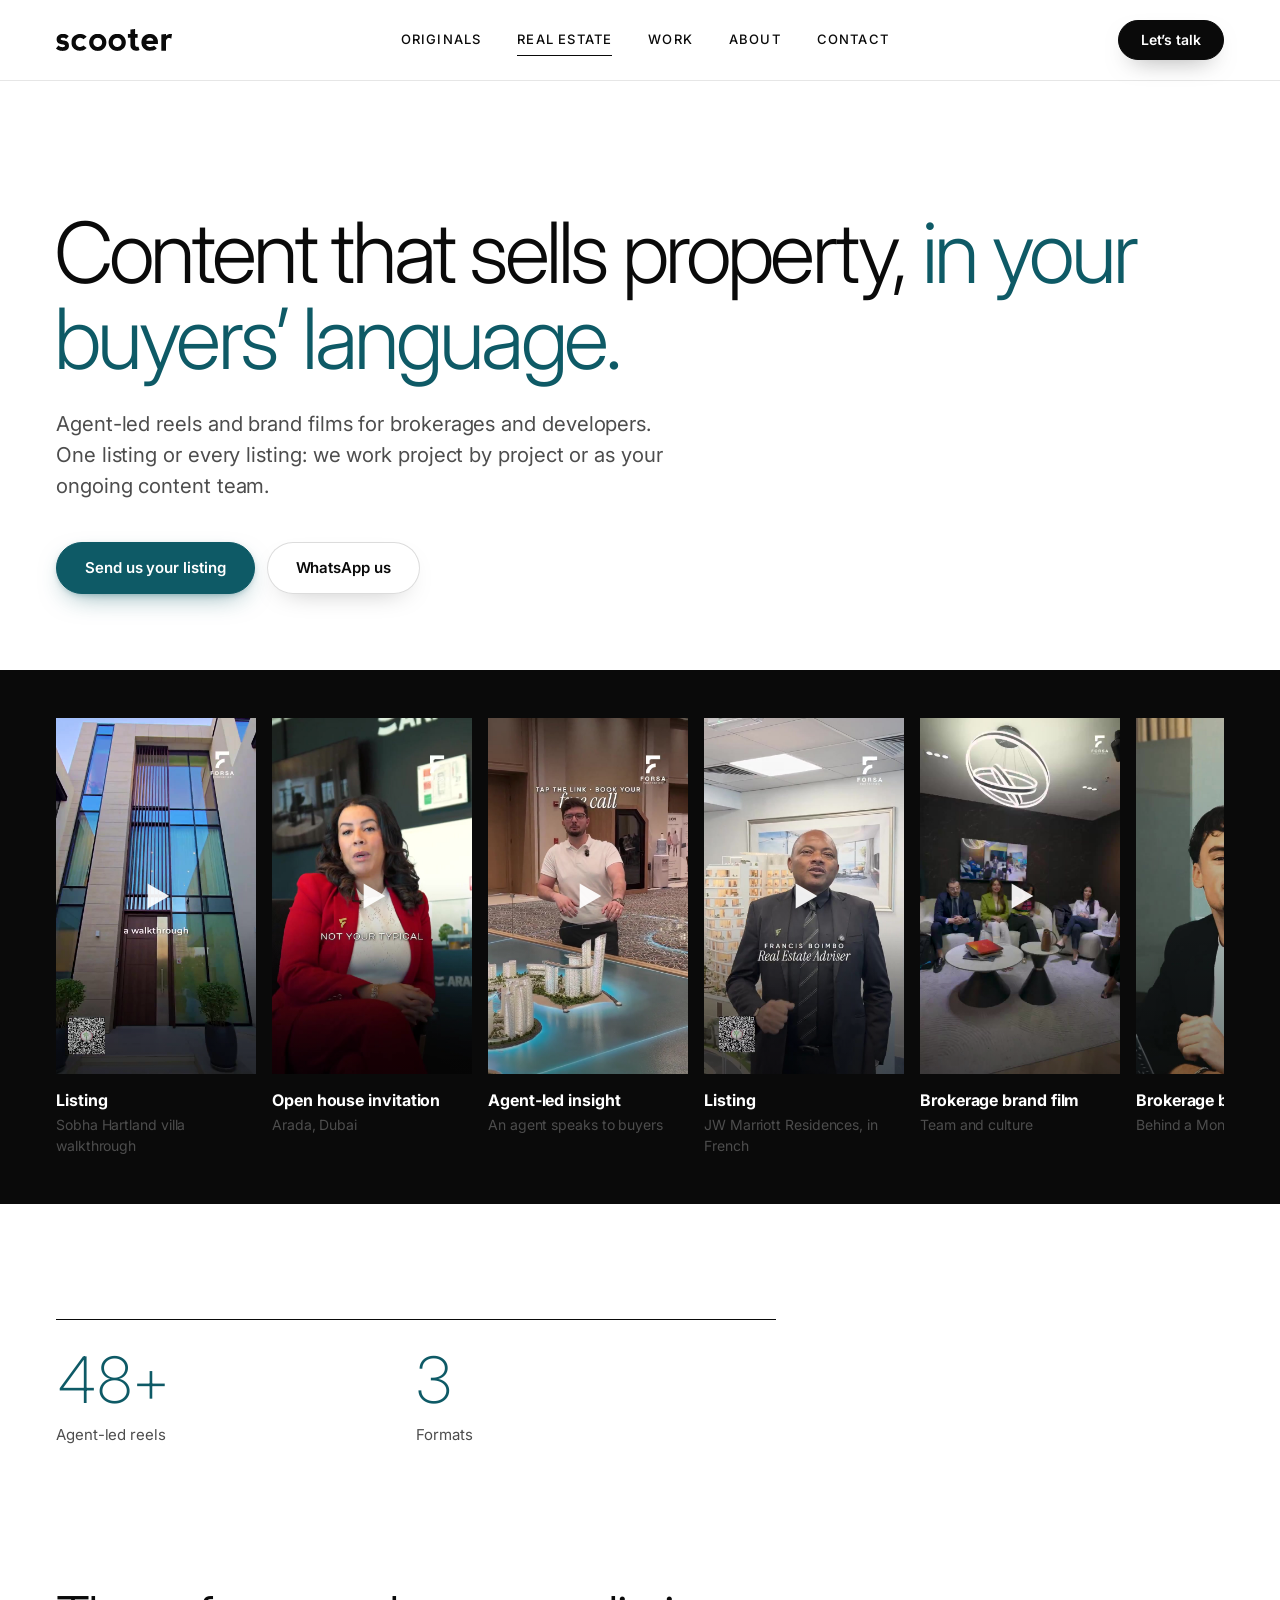
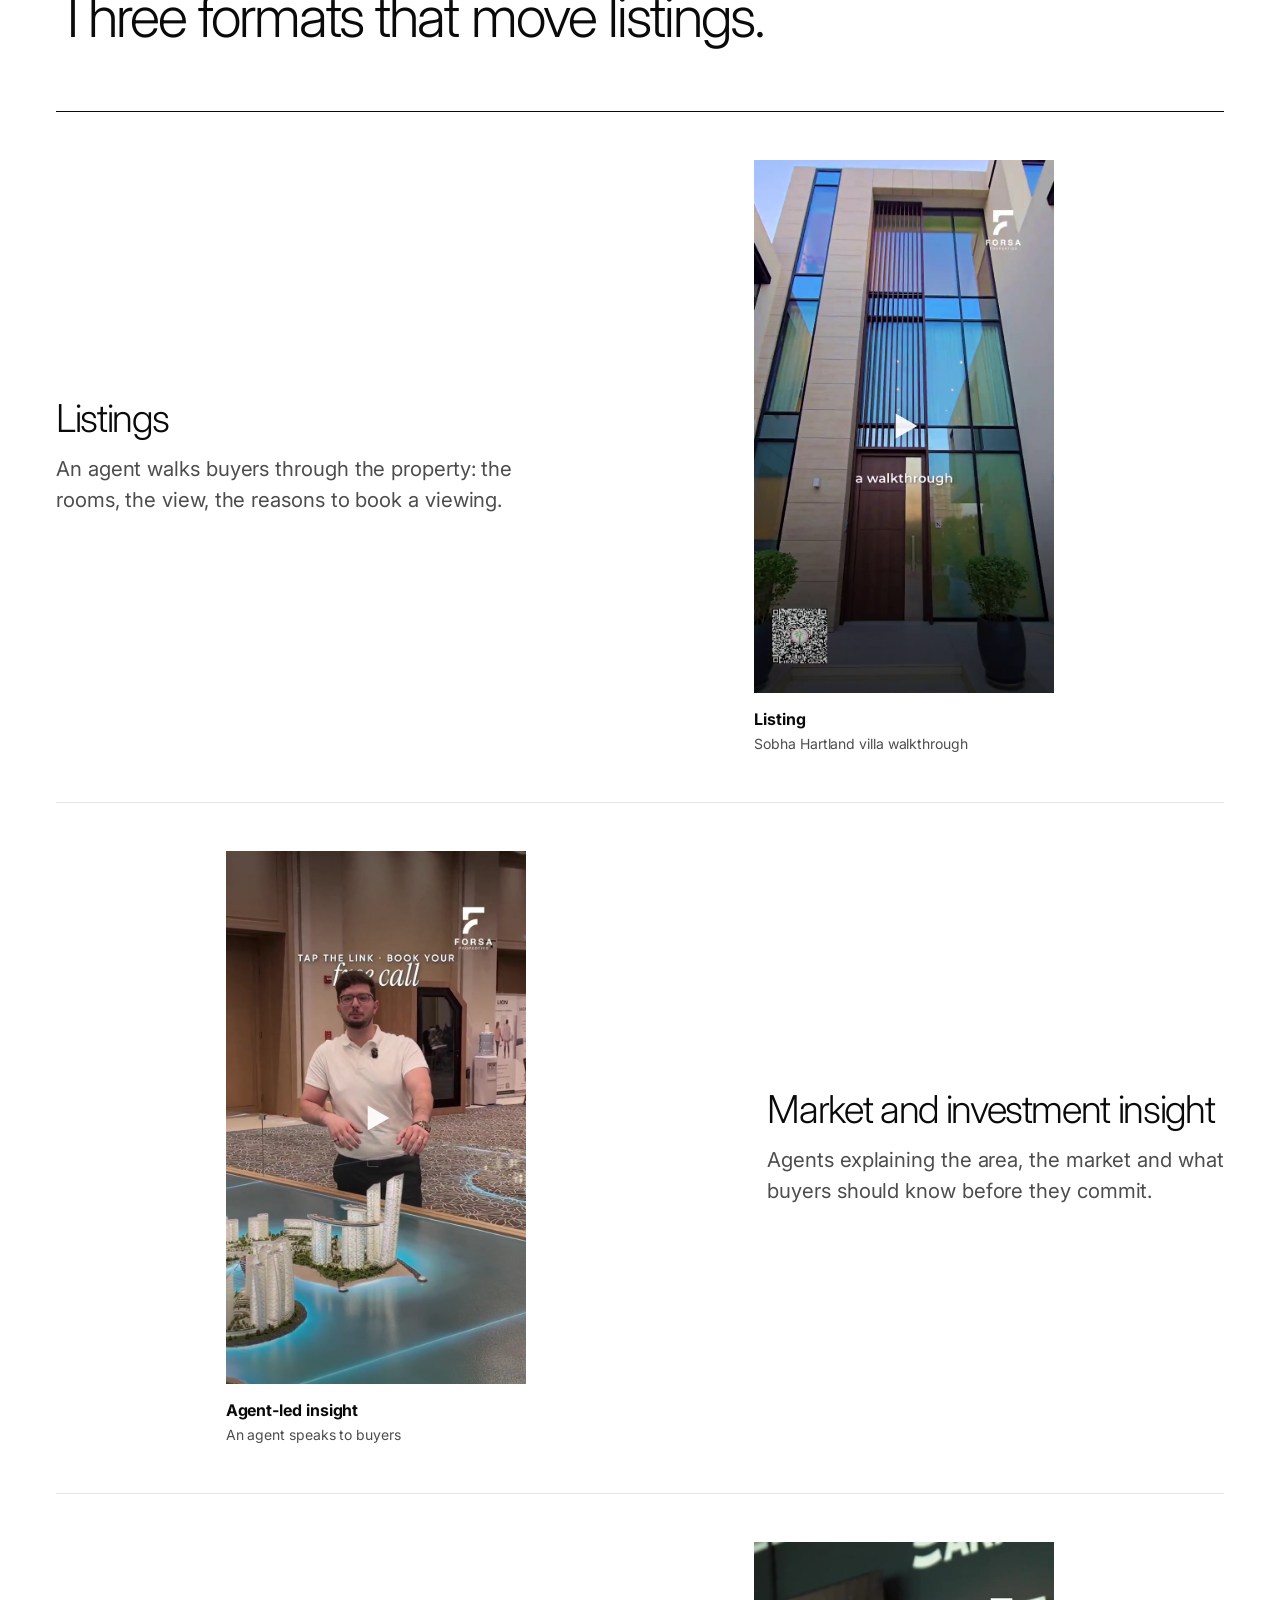
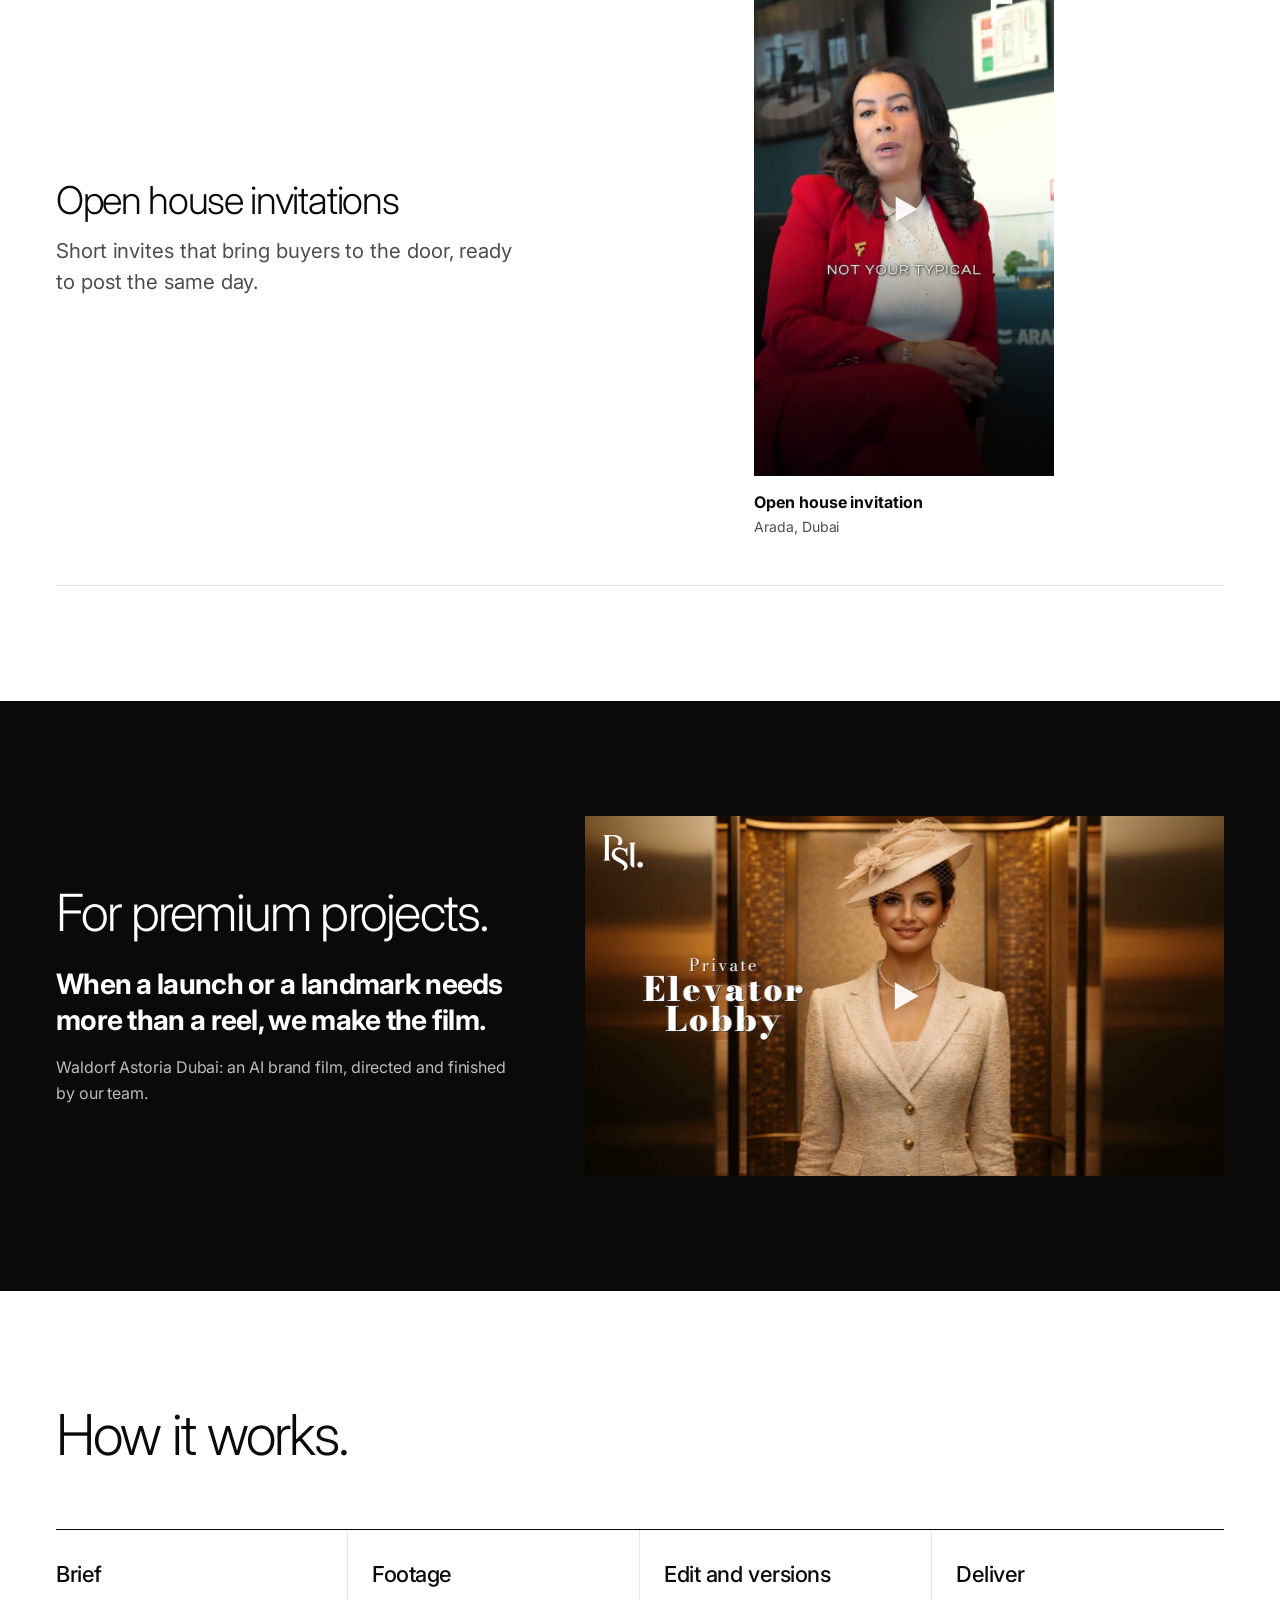
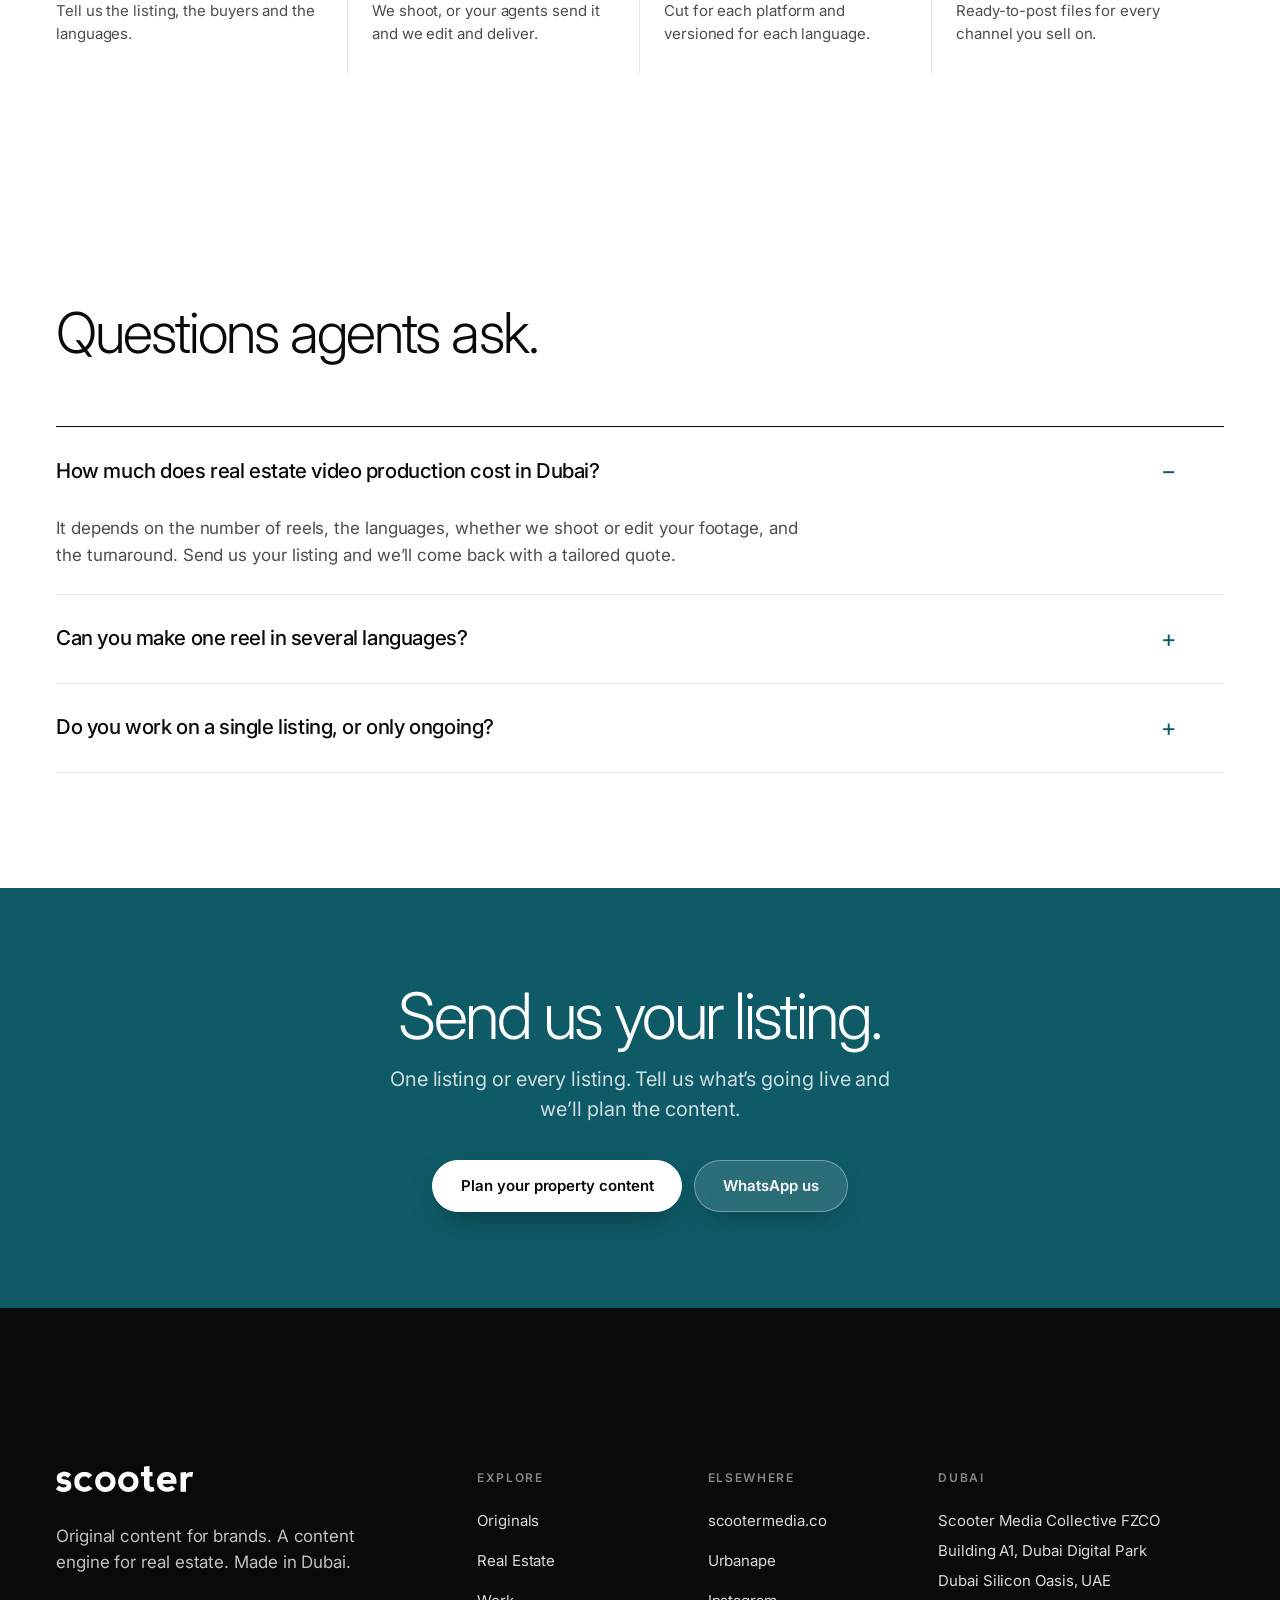
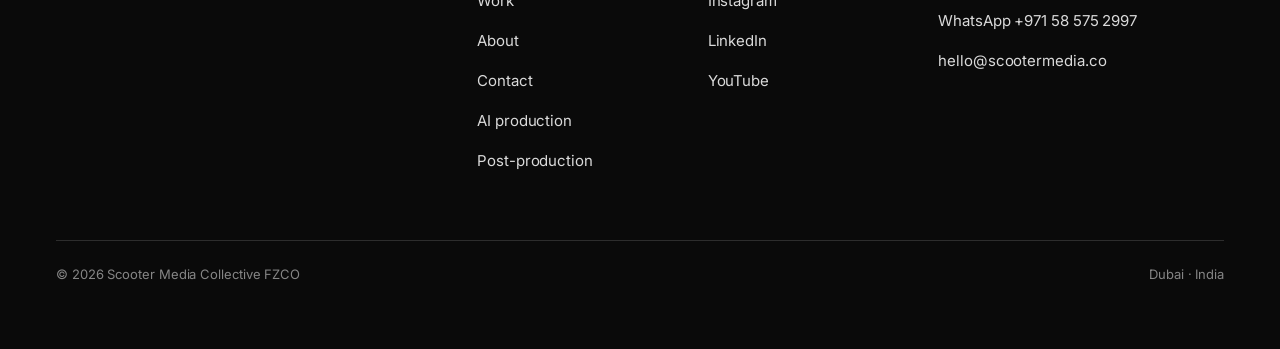
<file: real-estate-content-dubai/index.html>
<!doctype html>
<html lang="en">
<head>
<meta charset="utf-8">
<meta name="viewport" content="width=device-width, initial-scale=1">
<title>Real Estate Video &amp; Property Reels, Dubai | Scooter Media</title>
<meta name="description" content="Agent-led reels and brand films for Dubai brokerages and developers, in your buyers’ languages. One listing or every listing.">
<link rel="canonical" href="https://scootermedia.ae/real-estate-content-dubai/">
<link rel="alternate" hreflang="en-ae" href="https://scootermedia.ae/real-estate-content-dubai/">
<meta name="theme-color" content="#0A0A0A">
<meta property="og:type" content="website">
<meta property="og:site_name" content="Scooter Media">
<meta property="og:locale" content="en_AE">
<meta property="og:title" content="Real Estate Video &amp; Property Reels, Dubai | Scooter Media">
<meta property="og:description" content="Agent-led reels and brand films for Dubai brokerages and developers, in your buyers’ languages. One listing or every listing.">
<meta property="og:url" content="https://scootermedia.ae/real-estate-content-dubai/">
<meta property="og:image" content="https://scootermedia.ae/assets/img/og-image.png?v=20261126b">
<meta name="twitter:card" content="summary_large_image">
<link rel="icon" href="/assets/img/favicon.svg" type="image/svg+xml">
<link rel="apple-touch-icon" href="/assets/img/apple-touch-icon.png">
<link rel="preconnect" href="https://fonts.googleapis.com">
<link rel="preconnect" href="https://fonts.gstatic.com" crossorigin>
<link href="https://fonts.googleapis.com/css2?family=Inter:wght@400;500;600;700;800&display=swap" rel="stylesheet">
<link rel="stylesheet" href="/assets/css/site.css?v=20261126b">
<script type="application/ld+json">{"@context": "https://schema.org", "@type": "Service", "serviceType": "Real estate video production", "name": "Real estate video and property reels, Dubai", "provider": {"@id": "https://scootermedia.ae/#org"}, "areaServed": ["Dubai", "United Arab Emirates"], "description": "Agent-led reels, multilingual versions and brand films for Dubai brokerages and developers."}</script>
<script type="application/ld+json">{"@context": "https://schema.org", "@type": "FAQPage", "mainEntity": [{"@type": "Question", "name": "How much does real estate video production cost in Dubai?", "acceptedAnswer": {"@type": "Answer", "text": "It depends on the number of reels, the languages, whether we shoot or edit your footage, and the turnaround. Send us your listing and we’ll come back with a tailored quote."}}, {"@type": "Question", "name": "Can you make one reel in several languages?", "acceptedAnswer": {"@type": "Answer", "text": "Yes. One agent reel can be versioned into several languages, so each buyer sees it in theirs. Tell us which languages your buyers speak."}}, {"@type": "Question", "name": "Do you work on a single listing, or only ongoing?", "acceptedAnswer": {"@type": "Answer", "text": "Both. We work project by project on a single listing, or as your ongoing content team for every listing."}}]}</script>
<script type="application/ld+json">{"@context": "https://schema.org", "@type": "BreadcrumbList", "itemListElement": [{"@type": "ListItem", "position": 1, "name": "Home", "item": "https://scootermedia.ae/"}, {"@type": "ListItem", "position": 2, "name": "Real Estate", "item": "https://scootermedia.ae/real-estate-content-dubai/"}]}</script>
</head>
<body>
<a href="#main" class="skip">Skip to content</a>
<header class="hdr">
<div class="wrap hdr-in">
<a href="/" class="logo" aria-label="Scooter Media, home"><svg class="logo-svg" viewBox="0 0 1498 284" aria-hidden="true" focusable="false"><path fill="currentColor" fill-rule="evenodd" d="M1497 66 L1491 66 L1490 65 L1467 65 L1466 66 L1461 66 L1460 67 L1453 68 L1439 74 L1430 80 L1421 88 L1420 87 L1420 65 L1412 65 L1411 66 L1403 66 L1402 67 L1393 67 L1392 68 L1384 68 L1383 69 L1375 69 L1374 70 L1360 71 L1360 280 L1361 281 L1420 281 L1420 148 L1426 137 L1432 129 L1441 121 L1448 117 L1451 117 L1456 115 L1468 116 L1469 117 L1476 118 L1488 125 L1488 123 L1489 122 L1489 116 L1490 115 L1490 110 L1491 109 L1491 104 L1492 103 L1492 98 L1493 97 L1494 85 L1495 84 L1495 79 L1496 78 L1496 73 L1497 72Z M1161 75 L1146 84 L1131 97 L1131 98 L1125 104 L1118 114 L1108 136 L1108 139 L1107 140 L1107 143 L1105 148 L1105 153 L1104 154 L1104 164 L1103 165 L1103 181 L1104 182 L1104 191 L1105 192 L1105 197 L1106 198 L1106 201 L1107 202 L1109 212 L1111 215 L1112 220 L1119 233 L1128 245 L1139 256 L1153 266 L1167 273 L1169 273 L1176 276 L1183 277 L1184 278 L1188 278 L1189 279 L1194 279 L1195 280 L1207 280 L1208 281 L1241 279 L1242 278 L1247 278 L1248 277 L1257 276 L1258 275 L1269 272 L1285 264 L1301 249 L1267 215 L1265 215 L1258 220 L1248 225 L1246 225 L1243 227 L1240 227 L1236 229 L1233 229 L1232 230 L1227 230 L1226 231 L1201 231 L1200 230 L1197 230 L1191 227 L1189 227 L1187 225 L1184 224 L1173 214 L1168 205 L1168 203 L1166 199 L1166 195 L1167 194 L1316 194 L1316 160 L1315 159 L1314 146 L1313 145 L1313 141 L1311 137 L1311 134 L1310 133 L1309 128 L1300 110 L1292 99 L1275 83 L1262 75 L1260 75 L1255 72 L1253 72 L1243 68 L1239 68 L1238 67 L1234 67 L1233 66 L1227 66 L1226 65 L1198 65 L1197 66 L1191 66 L1190 67 L1185 67 L1184 68 L1177 69 L1176 70 L1168 72 L1163 75Z M1168 144 L1169 143 L1170 137 L1176 128 L1188 119 L1192 117 L1202 115 L1203 114 L1221 114 L1222 115 L1225 115 L1226 116 L1234 118 L1236 120 L1242 123 L1251 132 L1255 141 L1256 150 L1253 152 L1170 152 L1168 150Z M279 68 L272 71 L269 71 L259 76 L257 76 L239 87 L225 99 L225 100 L216 110 L213 116 L211 118 L209 122 L209 124 L206 129 L206 132 L203 139 L202 151 L201 152 L201 193 L202 194 L202 201 L203 202 L203 206 L205 210 L205 213 L212 229 L222 243 L237 257 L249 265 L263 272 L268 273 L274 276 L281 277 L282 278 L292 279 L293 280 L305 280 L306 281 L327 280 L328 279 L333 279 L334 278 L338 278 L339 277 L346 276 L352 273 L357 272 L371 265 L384 256 L390 250 L391 250 L396 245 L396 244 L353 212 L347 218 L335 226 L324 230 L321 230 L320 231 L299 231 L298 230 L295 230 L294 229 L289 228 L283 225 L277 221 L268 212 L263 205 L259 197 L259 195 L256 188 L256 184 L255 183 L255 163 L256 162 L256 158 L257 157 L259 149 L267 136 L279 124 L291 117 L293 117 L297 115 L300 115 L301 114 L318 114 L319 115 L323 115 L338 121 L354 133 L396 101 L385 90 L377 84 L361 75 L359 75 L354 72 L352 72 L345 69 L337 68 L336 67 L332 67 L331 66 L325 66 L324 65 L296 65 L295 66 L289 66 L288 67Z M72 64 L71 65 L68 65 L67 66 L57 68 L37 78 L30 83 L20 93 L16 99 L11 110 L10 118 L9 119 L9 125 L8 126 L8 139 L9 140 L9 147 L10 148 L11 156 L14 162 L14 164 L19 172 L26 179 L32 183 L49 191 L51 191 L58 194 L66 195 L67 196 L71 196 L72 197 L77 197 L78 198 L92 199 L93 200 L97 200 L98 201 L104 202 L110 205 L114 209 L116 213 L116 218 L112 225 L103 231 L100 231 L95 233 L88 233 L87 234 L77 234 L76 233 L70 233 L69 232 L61 231 L60 230 L55 229 L52 227 L50 227 L48 225 L43 223 L33 214 L32 214 L5 244 L5 245 L0 250 L0 252 L8 259 L20 267 L25 269 L29 272 L31 272 L36 275 L38 275 L45 278 L48 278 L52 280 L57 280 L58 281 L64 281 L65 282 L76 282 L77 283 L102 282 L103 281 L113 280 L114 279 L125 276 L137 270 L146 264 L156 254 L163 242 L163 240 L165 236 L165 233 L166 232 L166 226 L167 225 L167 210 L166 209 L166 201 L165 200 L164 192 L157 176 L149 167 L142 162 L131 156 L129 156 L126 154 L124 154 L117 151 L114 151 L109 149 L104 149 L103 148 L98 148 L97 147 L91 147 L90 146 L79 144 L73 141 L71 141 L66 138 L61 133 L60 131 L60 126 L68 117 L75 114 L79 114 L80 113 L103 113 L104 114 L107 114 L113 117 L115 117 L126 125 L130 130 L138 122 L138 121 L146 113 L146 112 L164 92 L155 84 L145 77 L140 75 L134 71 L132 71 L126 68 L123 68 L118 66 L114 66 L113 65 L107 65 L106 64Z M768 64 L767 65 L763 65 L755 68 L752 68 L749 70 L742 72 L729 79 L717 88 L705 100 L694 115 L687 129 L687 131 L683 141 L682 149 L681 150 L681 155 L680 156 L679 179 L680 180 L680 189 L681 190 L682 200 L683 201 L683 204 L684 205 L687 216 L690 221 L690 223 L692 225 L694 230 L700 239 L718 258 L732 268 L746 275 L748 275 L758 279 L766 280 L767 281 L772 281 L773 282 L797 283 L798 282 L808 282 L809 281 L819 280 L823 278 L826 278 L827 277 L832 276 L837 273 L839 273 L856 263 L873 248 L873 247 L879 241 L884 234 L895 212 L896 206 L898 202 L899 193 L900 192 L900 184 L901 183 L901 163 L900 162 L900 153 L899 152 L899 148 L898 147 L897 140 L896 139 L894 131 L892 128 L892 126 L881 107 L862 87 L848 77 L831 69 L829 69 L825 67 L822 67 L821 66 L818 66 L817 65 L813 65 L812 64 L806 64 L805 63 L775 63 L774 64Z M778 115 L785 115 L786 114 L801 115 L802 116 L806 116 L807 117 L812 118 L818 121 L824 125 L837 139 L839 144 L841 146 L841 148 L843 151 L844 157 L845 158 L845 162 L846 163 L846 183 L845 184 L845 188 L844 189 L842 197 L838 205 L833 212 L822 222 L811 228 L805 229 L804 230 L800 230 L799 231 L781 231 L780 230 L776 230 L775 229 L769 228 L759 223 L755 220 L744 208 L740 202 L740 200 L737 195 L736 189 L735 188 L735 184 L734 183 L734 163 L735 162 L736 154 L741 142 L745 136 L760 122 L768 118 L770 118 L774 116 L777 116Z M517 64 L516 65 L508 66 L507 67 L501 68 L498 70 L493 71 L483 76 L481 78 L472 83 L452 102 L443 115 L434 134 L432 144 L431 145 L431 148 L430 149 L430 154 L429 155 L428 180 L429 181 L429 191 L430 192 L430 196 L432 201 L432 205 L433 206 L435 214 L437 217 L437 219 L441 227 L452 243 L468 259 L476 265 L486 270 L488 272 L510 280 L521 281 L522 282 L546 283 L547 282 L557 282 L558 281 L568 280 L575 277 L581 276 L586 273 L588 273 L594 269 L599 267 L610 259 L617 252 L618 252 L618 251 L621 249 L621 248 L627 242 L637 227 L641 219 L641 217 L643 214 L643 212 L646 205 L647 197 L648 196 L648 192 L649 191 L649 183 L650 182 L650 164 L649 163 L649 155 L648 154 L648 149 L646 144 L646 140 L638 120 L626 102 L611 87 L595 76 L585 71 L580 70 L577 68 L574 68 L570 66 L562 65 L561 64 L555 64 L554 63 L524 63 L523 64Z M527 115 L534 115 L535 114 L550 115 L551 116 L561 118 L567 121 L573 125 L585 138 L591 149 L591 151 L593 155 L593 158 L594 159 L594 164 L595 165 L595 181 L594 182 L593 191 L588 203 L581 213 L575 219 L568 224 L553 230 L549 230 L548 231 L529 231 L528 230 L518 228 L508 223 L494 210 L490 204 L487 198 L487 196 L484 189 L484 186 L483 185 L483 161 L484 160 L486 150 L491 140 L506 124 L519 117 L522 117Z M961 6 L961 64 L960 65 L928 65 L928 113 L960 113 L961 114 L961 215 L962 216 L962 222 L963 223 L963 227 L964 228 L965 234 L972 248 L979 256 L979 257 L992 268 L1001 273 L1003 273 L1006 275 L1008 275 L1012 277 L1019 278 L1020 279 L1024 279 L1025 280 L1037 280 L1038 281 L1054 280 L1055 279 L1065 277 L1077 271 L1076 266 L1073 259 L1073 256 L1071 252 L1071 249 L1068 242 L1068 239 L1065 232 L1065 229 L1064 228 L1061 228 L1060 229 L1056 229 L1055 230 L1050 230 L1049 231 L1047 231 L1046 230 L1040 230 L1037 228 L1035 228 L1026 220 L1022 210 L1022 202 L1021 201 L1021 115 L1023 113 L1054 113 L1054 65 L1022 65 L1021 64 L1021 0 L1017 0 L1016 1 L1006 1 L1005 2 L997 2 L996 3 L988 3 L987 4 L979 4 L978 5Z"/></svg></a>
<nav class="nav" id="nav" aria-label="Main"><a href="/original-content-for-brands/">Originals</a><a href="/real-estate-content-dubai/" aria-current="page">Real Estate</a><a href="/work/">Work</a><a href="/about/">About</a><a href="/contact/">Contact</a><a href="/contact/" class="nav-cta">Let’s talk</a></nav>
<a href="/contact/" class="hdr-cta">Let’s talk</a>
<button type="button" class="menu-btn" aria-controls="nav" aria-expanded="false" aria-label="Menu">
<svg width="24" height="24" viewBox="0 0 24 24" fill="none" stroke="currentColor" stroke-width="2" aria-hidden="true"><path d="M4 7h16M4 12h16M4 17h16"/></svg>
</button>
</div>
</header>
<main id="main">
<section class="wrap hero">
<h1 class="h1 rv">Content that sells property, <span class="teal">in your buyers’ language.</span></h1>
<p class="lead rv">Agent-led reels and brand films for brokerages and developers. One listing or every listing: we work project by project or as your ongoing content team.</p>
<div class="btns rv"><a href="/contact/?type=real-estate" class="btn">Send us your listing</a><a href="https://wa.me/971585752997" class="btn-2" rel="noopener">WhatsApp us</a></div>
</section>
<section class="dark" aria-label="Agent-led reels"><div class="wrap" style="padding-top:48px;padding-bottom:48px">
<div class="reel-strip rv"><figure class="reel"><div class="reel-frame"><video src="/assets/video/real-estate/re-02.mp4" poster="/assets/video/real-estate/re-02.jpg" preload="none" playsinline width="720" height="1280"></video><button type="button" class="reel-play" aria-label="Play Listing: Sobha Hartland villa walkthrough"><svg width="22" height="22" viewBox="0 0 24 24" fill="#fff" aria-hidden="true"><path d="M7 4.5v15l13-7.5z"/></svg></button></div><figcaption><h3>Listing</h3><p>Sobha Hartland villa walkthrough</p></figcaption></figure><figure class="reel"><div class="reel-frame"><video src="/assets/video/real-estate/re-05.mp4" poster="/assets/video/real-estate/re-05.jpg" preload="none" playsinline width="720" height="1280"></video><button type="button" class="reel-play" aria-label="Play Open house invitation: Arada, Dubai"><svg width="22" height="22" viewBox="0 0 24 24" fill="#fff" aria-hidden="true"><path d="M7 4.5v15l13-7.5z"/></svg></button></div><figcaption><h3>Open house invitation</h3><p>Arada, Dubai</p></figcaption></figure><figure class="reel"><div class="reel-frame"><video src="/assets/video/real-estate/re-06.mp4" poster="/assets/video/real-estate/re-06.jpg" preload="none" playsinline width="720" height="1280"></video><button type="button" class="reel-play" aria-label="Play Agent-led insight: An agent speaks to buyers"><svg width="22" height="22" viewBox="0 0 24 24" fill="#fff" aria-hidden="true"><path d="M7 4.5v15l13-7.5z"/></svg></button></div><figcaption><h3>Agent-led insight</h3><p>An agent speaks to buyers</p></figcaption></figure><figure class="reel"><div class="reel-frame"><video src="/assets/video/real-estate/re-04.mp4" poster="/assets/video/real-estate/re-04.jpg" preload="none" playsinline width="720" height="1280"></video><button type="button" class="reel-play" aria-label="Play Listing: JW Marriott Residences, in French"><svg width="22" height="22" viewBox="0 0 24 24" fill="#fff" aria-hidden="true"><path d="M7 4.5v15l13-7.5z"/></svg></button></div><figcaption><h3>Listing</h3><p>JW Marriott Residences, in French</p></figcaption></figure><figure class="reel"><div class="reel-frame"><video src="/assets/video/real-estate/re-01.mp4" poster="/assets/video/real-estate/re-01.jpg" preload="none" playsinline width="720" height="1280"></video><button type="button" class="reel-play" aria-label="Play Brokerage brand film: Team and culture"><svg width="22" height="22" viewBox="0 0 24 24" fill="#fff" aria-hidden="true"><path d="M7 4.5v15l13-7.5z"/></svg></button></div><figcaption><h3>Brokerage brand film</h3><p>Team and culture</p></figcaption></figure><figure class="reel"><div class="reel-frame"><video src="/assets/video/real-estate/re-03.mp4" poster="/assets/video/real-estate/re-03.jpg" preload="none" playsinline width="720" height="1280"></video><button type="button" class="reel-play" aria-label="Play Brokerage brand film: Behind a Monday meeting"><svg width="22" height="22" viewBox="0 0 24 24" fill="#fff" aria-hidden="true"><path d="M7 4.5v15l13-7.5z"/></svg></button></div><figcaption><h3>Brokerage brand film</h3><p>Behind a Monday meeting</p></figcaption></figure></div>
</div></section>
<section class="wrap sec" style="padding-bottom:0">
<dl class="stats rv" style="grid-template-columns:repeat(2,minmax(0,1fr));max-width:720px"><div><dt><span class="countup" data-to="50">50</span>+</dt><dd>Agent-led reels</dd></div><div><dt>3</dt><dd>Formats</dd></div></dl>
</section>
<section class="wrap sec" aria-labelledby="fmt-h">
<div class="shead rv"><h2 class="h2" id="fmt-h">Three formats that move listings.</h2></div>
<div style="border-top:1px solid var(--ink)"><div class="feature rv" style="padding:48px 0;border-bottom:1px solid var(--line)">
<div><h3 class="h2" style="margin-top:0;font-size:clamp(28px,3vw,44px)">Listings</h3><p class="lead" style="margin-top:16px">An agent walks buyers through the property: the rooms, the view, the reasons to book a viewing.</p></div>
<div style="max-width:300px;width:100%;justify-self:center"><figure class="reel"><div class="reel-frame"><video src="/assets/video/real-estate/re-02.mp4" poster="/assets/video/real-estate/re-02.jpg" preload="none" playsinline width="720" height="1280"></video><button type="button" class="reel-play" aria-label="Play Listing: Sobha Hartland villa walkthrough"><svg width="22" height="22" viewBox="0 0 24 24" fill="#fff" aria-hidden="true"><path d="M7 4.5v15l13-7.5z"/></svg></button></div><figcaption><h3>Listing</h3><p>Sobha Hartland villa walkthrough</p></figcaption></figure></div>
</div><div class="feature flip rv" style="padding:48px 0;border-bottom:1px solid var(--line)">
<div><h3 class="h2" style="margin-top:0;font-size:clamp(28px,3vw,44px)">Market and investment insight</h3><p class="lead" style="margin-top:16px">Agents explaining the area, the market and what buyers should know before they commit.</p></div>
<div style="max-width:300px;width:100%;justify-self:center"><figure class="reel"><div class="reel-frame"><video src="/assets/video/real-estate/re-06.mp4" poster="/assets/video/real-estate/re-06.jpg" preload="none" playsinline width="720" height="1280"></video><button type="button" class="reel-play" aria-label="Play Agent-led insight: An agent speaks to buyers"><svg width="22" height="22" viewBox="0 0 24 24" fill="#fff" aria-hidden="true"><path d="M7 4.5v15l13-7.5z"/></svg></button></div><figcaption><h3>Agent-led insight</h3><p>An agent speaks to buyers</p></figcaption></figure></div>
</div><div class="feature rv" style="padding:48px 0;border-bottom:1px solid var(--line)">
<div><h3 class="h2" style="margin-top:0;font-size:clamp(28px,3vw,44px)">Open house invitations</h3><p class="lead" style="margin-top:16px">Short invites that bring buyers to the door, ready to post the same day.</p></div>
<div style="max-width:300px;width:100%;justify-self:center"><figure class="reel"><div class="reel-frame"><video src="/assets/video/real-estate/re-05.mp4" poster="/assets/video/real-estate/re-05.jpg" preload="none" playsinline width="720" height="1280"></video><button type="button" class="reel-play" aria-label="Play Open house invitation: Arada, Dubai"><svg width="22" height="22" viewBox="0 0 24 24" fill="#fff" aria-hidden="true"><path d="M7 4.5v15l13-7.5z"/></svg></button></div><figcaption><h3>Open house invitation</h3><p>Arada, Dubai</p></figcaption></figure></div>
</div></div>
</section>
<section class="dark" aria-labelledby="prem-h"><div class="wrap sec">
<div class="feature">
<div class="rv"><h2 class="h2" id="prem-h">For premium projects.</h2><p class="quote-line">When a launch or a landmark needs more than a reel, we make the film.</p><p class="p" style="margin-top:16px">Waldorf Astoria Dubai: an AI brand film, directed and finished by our team.</p></div>
<div class="rv"><div class="vid-frame"><button type="button" class="vid-play" data-yt="IAUoO2cgWlE" aria-label="Play Waldorf Astoria Dubai AI brand film"><img src="/assets/img/work/waldorf-astoria.jpg" alt="" loading="lazy" width="1280" height="720"><span class="vid-icon" aria-hidden="true"><svg width="20" height="20" viewBox="0 0 24 24" fill="#fff"><path d="M7 4.5v15l13-7.5z"/></svg></span></button></div></div>
</div>
</div></section>
<section class="wrap sec" aria-labelledby="how-h">
<div class="shead rv"><h2 class="h2" id="how-h">How it works.</h2></div>
<ol class="flow rv" style="margin:0;padding:0">
<li><h3>Brief</h3><p>Tell us the listing, the buyers and the languages.</p></li>
<li><h3>Footage</h3><p>We shoot, or your agents send it and we edit and deliver.</p></li>
<li><h3>Edit and versions</h3><p>Cut for each platform and versioned for each language.</p></li>
<li><h3>Deliver</h3><p>Ready-to-post files for every channel you sell on.</p></li>
</ol>
</section>
<section class="wrap sec"><div class="shead rv"><h2 class="h2">Questions agents ask.</h2></div><div class="faq rv"><details open><summary>How much does real estate video production cost in Dubai?</summary><p class="p">It depends on the number of reels, the languages, whether we shoot or edit your footage, and the turnaround. Send us your listing and we’ll come back with a tailored quote.</p></details><details><summary>Can you make one reel in several languages?</summary><p class="p">Yes. One agent reel can be versioned into several languages, so each buyer sees it in theirs. Tell us which languages your buyers speak.</p></details><details><summary>Do you work on a single listing, or only ongoing?</summary><p class="p">Both. We work project by project on a single listing, or as your ongoing content team for every listing.</p></details></div></section>
<section class="cta" aria-labelledby="cta-h">
<div class="wrap">
<h2 id="cta-h">Send us your listing.</h2>
<p>One listing or every listing. Tell us what’s going live and we’ll plan the content.</p>
<div class="btns"><a href="/contact/?type=real-estate" class="btn btn-white">Plan your property content</a><a href="https://wa.me/971585752997" class="btn-ghost" rel="noopener">WhatsApp us</a></div>
</div>
</section>
</main>
<footer class="ftr">
<div class="wrap">
<div class="ftr-grid">
<div><div class="logo logo-ftr" role="img" aria-label="Scooter Media"><svg class="logo-svg" viewBox="0 0 1498 284" aria-hidden="true" focusable="false"><path fill="currentColor" fill-rule="evenodd" d="M1497 66 L1491 66 L1490 65 L1467 65 L1466 66 L1461 66 L1460 67 L1453 68 L1439 74 L1430 80 L1421 88 L1420 87 L1420 65 L1412 65 L1411 66 L1403 66 L1402 67 L1393 67 L1392 68 L1384 68 L1383 69 L1375 69 L1374 70 L1360 71 L1360 280 L1361 281 L1420 281 L1420 148 L1426 137 L1432 129 L1441 121 L1448 117 L1451 117 L1456 115 L1468 116 L1469 117 L1476 118 L1488 125 L1488 123 L1489 122 L1489 116 L1490 115 L1490 110 L1491 109 L1491 104 L1492 103 L1492 98 L1493 97 L1494 85 L1495 84 L1495 79 L1496 78 L1496 73 L1497 72Z M1161 75 L1146 84 L1131 97 L1131 98 L1125 104 L1118 114 L1108 136 L1108 139 L1107 140 L1107 143 L1105 148 L1105 153 L1104 154 L1104 164 L1103 165 L1103 181 L1104 182 L1104 191 L1105 192 L1105 197 L1106 198 L1106 201 L1107 202 L1109 212 L1111 215 L1112 220 L1119 233 L1128 245 L1139 256 L1153 266 L1167 273 L1169 273 L1176 276 L1183 277 L1184 278 L1188 278 L1189 279 L1194 279 L1195 280 L1207 280 L1208 281 L1241 279 L1242 278 L1247 278 L1248 277 L1257 276 L1258 275 L1269 272 L1285 264 L1301 249 L1267 215 L1265 215 L1258 220 L1248 225 L1246 225 L1243 227 L1240 227 L1236 229 L1233 229 L1232 230 L1227 230 L1226 231 L1201 231 L1200 230 L1197 230 L1191 227 L1189 227 L1187 225 L1184 224 L1173 214 L1168 205 L1168 203 L1166 199 L1166 195 L1167 194 L1316 194 L1316 160 L1315 159 L1314 146 L1313 145 L1313 141 L1311 137 L1311 134 L1310 133 L1309 128 L1300 110 L1292 99 L1275 83 L1262 75 L1260 75 L1255 72 L1253 72 L1243 68 L1239 68 L1238 67 L1234 67 L1233 66 L1227 66 L1226 65 L1198 65 L1197 66 L1191 66 L1190 67 L1185 67 L1184 68 L1177 69 L1176 70 L1168 72 L1163 75Z M1168 144 L1169 143 L1170 137 L1176 128 L1188 119 L1192 117 L1202 115 L1203 114 L1221 114 L1222 115 L1225 115 L1226 116 L1234 118 L1236 120 L1242 123 L1251 132 L1255 141 L1256 150 L1253 152 L1170 152 L1168 150Z M279 68 L272 71 L269 71 L259 76 L257 76 L239 87 L225 99 L225 100 L216 110 L213 116 L211 118 L209 122 L209 124 L206 129 L206 132 L203 139 L202 151 L201 152 L201 193 L202 194 L202 201 L203 202 L203 206 L205 210 L205 213 L212 229 L222 243 L237 257 L249 265 L263 272 L268 273 L274 276 L281 277 L282 278 L292 279 L293 280 L305 280 L306 281 L327 280 L328 279 L333 279 L334 278 L338 278 L339 277 L346 276 L352 273 L357 272 L371 265 L384 256 L390 250 L391 250 L396 245 L396 244 L353 212 L347 218 L335 226 L324 230 L321 230 L320 231 L299 231 L298 230 L295 230 L294 229 L289 228 L283 225 L277 221 L268 212 L263 205 L259 197 L259 195 L256 188 L256 184 L255 183 L255 163 L256 162 L256 158 L257 157 L259 149 L267 136 L279 124 L291 117 L293 117 L297 115 L300 115 L301 114 L318 114 L319 115 L323 115 L338 121 L354 133 L396 101 L385 90 L377 84 L361 75 L359 75 L354 72 L352 72 L345 69 L337 68 L336 67 L332 67 L331 66 L325 66 L324 65 L296 65 L295 66 L289 66 L288 67Z M72 64 L71 65 L68 65 L67 66 L57 68 L37 78 L30 83 L20 93 L16 99 L11 110 L10 118 L9 119 L9 125 L8 126 L8 139 L9 140 L9 147 L10 148 L11 156 L14 162 L14 164 L19 172 L26 179 L32 183 L49 191 L51 191 L58 194 L66 195 L67 196 L71 196 L72 197 L77 197 L78 198 L92 199 L93 200 L97 200 L98 201 L104 202 L110 205 L114 209 L116 213 L116 218 L112 225 L103 231 L100 231 L95 233 L88 233 L87 234 L77 234 L76 233 L70 233 L69 232 L61 231 L60 230 L55 229 L52 227 L50 227 L48 225 L43 223 L33 214 L32 214 L5 244 L5 245 L0 250 L0 252 L8 259 L20 267 L25 269 L29 272 L31 272 L36 275 L38 275 L45 278 L48 278 L52 280 L57 280 L58 281 L64 281 L65 282 L76 282 L77 283 L102 282 L103 281 L113 280 L114 279 L125 276 L137 270 L146 264 L156 254 L163 242 L163 240 L165 236 L165 233 L166 232 L166 226 L167 225 L167 210 L166 209 L166 201 L165 200 L164 192 L157 176 L149 167 L142 162 L131 156 L129 156 L126 154 L124 154 L117 151 L114 151 L109 149 L104 149 L103 148 L98 148 L97 147 L91 147 L90 146 L79 144 L73 141 L71 141 L66 138 L61 133 L60 131 L60 126 L68 117 L75 114 L79 114 L80 113 L103 113 L104 114 L107 114 L113 117 L115 117 L126 125 L130 130 L138 122 L138 121 L146 113 L146 112 L164 92 L155 84 L145 77 L140 75 L134 71 L132 71 L126 68 L123 68 L118 66 L114 66 L113 65 L107 65 L106 64Z M768 64 L767 65 L763 65 L755 68 L752 68 L749 70 L742 72 L729 79 L717 88 L705 100 L694 115 L687 129 L687 131 L683 141 L682 149 L681 150 L681 155 L680 156 L679 179 L680 180 L680 189 L681 190 L682 200 L683 201 L683 204 L684 205 L687 216 L690 221 L690 223 L692 225 L694 230 L700 239 L718 258 L732 268 L746 275 L748 275 L758 279 L766 280 L767 281 L772 281 L773 282 L797 283 L798 282 L808 282 L809 281 L819 280 L823 278 L826 278 L827 277 L832 276 L837 273 L839 273 L856 263 L873 248 L873 247 L879 241 L884 234 L895 212 L896 206 L898 202 L899 193 L900 192 L900 184 L901 183 L901 163 L900 162 L900 153 L899 152 L899 148 L898 147 L897 140 L896 139 L894 131 L892 128 L892 126 L881 107 L862 87 L848 77 L831 69 L829 69 L825 67 L822 67 L821 66 L818 66 L817 65 L813 65 L812 64 L806 64 L805 63 L775 63 L774 64Z M778 115 L785 115 L786 114 L801 115 L802 116 L806 116 L807 117 L812 118 L818 121 L824 125 L837 139 L839 144 L841 146 L841 148 L843 151 L844 157 L845 158 L845 162 L846 163 L846 183 L845 184 L845 188 L844 189 L842 197 L838 205 L833 212 L822 222 L811 228 L805 229 L804 230 L800 230 L799 231 L781 231 L780 230 L776 230 L775 229 L769 228 L759 223 L755 220 L744 208 L740 202 L740 200 L737 195 L736 189 L735 188 L735 184 L734 183 L734 163 L735 162 L736 154 L741 142 L745 136 L760 122 L768 118 L770 118 L774 116 L777 116Z M517 64 L516 65 L508 66 L507 67 L501 68 L498 70 L493 71 L483 76 L481 78 L472 83 L452 102 L443 115 L434 134 L432 144 L431 145 L431 148 L430 149 L430 154 L429 155 L428 180 L429 181 L429 191 L430 192 L430 196 L432 201 L432 205 L433 206 L435 214 L437 217 L437 219 L441 227 L452 243 L468 259 L476 265 L486 270 L488 272 L510 280 L521 281 L522 282 L546 283 L547 282 L557 282 L558 281 L568 280 L575 277 L581 276 L586 273 L588 273 L594 269 L599 267 L610 259 L617 252 L618 252 L618 251 L621 249 L621 248 L627 242 L637 227 L641 219 L641 217 L643 214 L643 212 L646 205 L647 197 L648 196 L648 192 L649 191 L649 183 L650 182 L650 164 L649 163 L649 155 L648 154 L648 149 L646 144 L646 140 L638 120 L626 102 L611 87 L595 76 L585 71 L580 70 L577 68 L574 68 L570 66 L562 65 L561 64 L555 64 L554 63 L524 63 L523 64Z M527 115 L534 115 L535 114 L550 115 L551 116 L561 118 L567 121 L573 125 L585 138 L591 149 L591 151 L593 155 L593 158 L594 159 L594 164 L595 165 L595 181 L594 182 L593 191 L588 203 L581 213 L575 219 L568 224 L553 230 L549 230 L548 231 L529 231 L528 230 L518 228 L508 223 L494 210 L490 204 L487 198 L487 196 L484 189 L484 186 L483 185 L483 161 L484 160 L486 150 L491 140 L506 124 L519 117 L522 117Z M961 6 L961 64 L960 65 L928 65 L928 113 L960 113 L961 114 L961 215 L962 216 L962 222 L963 223 L963 227 L964 228 L965 234 L972 248 L979 256 L979 257 L992 268 L1001 273 L1003 273 L1006 275 L1008 275 L1012 277 L1019 278 L1020 279 L1024 279 L1025 280 L1037 280 L1038 281 L1054 280 L1055 279 L1065 277 L1077 271 L1076 266 L1073 259 L1073 256 L1071 252 L1071 249 L1068 242 L1068 239 L1065 232 L1065 229 L1064 228 L1061 228 L1060 229 L1056 229 L1055 230 L1050 230 L1049 231 L1047 231 L1046 230 L1040 230 L1037 228 L1035 228 L1026 220 L1022 210 L1022 202 L1021 201 L1021 115 L1023 113 L1054 113 L1054 65 L1022 65 L1021 64 L1021 0 L1017 0 L1016 1 L1006 1 L1005 2 L997 2 L996 3 L988 3 L987 4 L979 4 L978 5Z"/></svg></div><p class="ftr-tag">Original content for brands. A content engine for real estate. Made in Dubai.</p></div>
<div><h4>Explore</h4><ul><li><a href="/original-content-for-brands/">Originals</a></li><li><a href="/real-estate-content-dubai/">Real Estate</a></li><li><a href="/work/">Work</a></li><li><a href="/about/">About</a></li><li><a href="/contact/">Contact</a></li><li><a href="/ai-films/">AI production</a></li><li><a href="/post-production/">Post-production</a></li></ul></div>
<div><h4>Elsewhere</h4><ul><li><a href="https://scootermedia.co" rel="noopener">scootermedia.co</a></li><li><a href="https://urbanape.world" rel="noopener">Urbanape</a></li><li><a href="https://www.instagram.com/scootermediacompany" rel="noopener">Instagram</a></li><li><a href="https://www.linkedin.com/company/scootermediaco" rel="noopener">LinkedIn</a></li><li><a href="https://www.youtube.com/@scootermediacompany" rel="noopener">YouTube</a></li></ul></div>
<div><h4>Dubai</h4><ul><li><a href="https://www.google.com/maps/search/?api=1&amp;query=Building%20A1%2C%20Dubai%20Digital%20Park%2C%20Dubai%20Silicon%20Oasis%2C%20Dubai%2C%20UAE" target="_blank" rel="noopener">Scooter Media Collective FZCO<br>Building A1, Dubai Digital Park<br>Dubai Silicon Oasis, UAE</a></li><li><a href="https://wa.me/971585752997" rel="noopener">WhatsApp +971 58 575 2997</a></li><li><a href="mailto:hello@scootermedia.co">hello@scootermedia.co</a></li></ul></div>
</div>
<div class="ftr-bottom"><span>© 2026 Scooter Media Collective FZCO</span><span>Dubai · India</span></div>
</div>
</footer>
<script src="/assets/js/site.js?v=20261126b" defer></script>
</body>
</html>
</file>
<file: assets/css/site.css>
/* Scooter — scootermedia.ae
   Palette: white, black, teal. Type: Inter. */
:root{
  --ink:#0A0A0A; --ink-2:#3A3A3A; --muted:#555555; --muted-2:#6B6B6B;
  --line:#EDEDED; --line-2:#D6D6D6; --soft:#F7F7F7;
  --teal:#0F5C6D; --teal-dark:#0A4652; --teal-tint:#CFE5E9; --teal-wash:#F2F7F8;
  --wrap:1200px; --gutter:32px;
}
*,*::before,*::after{box-sizing:border-box}
html{-webkit-text-size-adjust:100%;scroll-behavior:smooth}
body{margin:0;background:#fff;color:var(--ink);font-family:Inter,Helvetica,Arial,sans-serif;font-size:16px;line-height:1.5;-webkit-font-smoothing:antialiased}
img,video{display:block;max-width:100%}
a{color:inherit;text-decoration:none}
h1,h2,h3,p{margin:0}
:focus-visible{outline:2px solid var(--teal);outline-offset:3px;border-radius:4px}
.skip{position:absolute;left:-9999px;top:8px;background:var(--ink);color:#fff;padding:10px 16px;border-radius:8px;z-index:100}
.skip:focus{left:8px}
.wrap{max-width:var(--wrap);margin:0 auto;padding-left:var(--gutter);padding-right:var(--gutter)}
.sec{padding-top:112px;padding-bottom:112px}
.soft{background:var(--soft)}

/* Type */
.eyebrow{margin:0 0 16px;font-size:14px;font-weight:600;color:var(--teal)}
.h1{font-size:clamp(44px,6.4vw,88px);line-height:1;font-weight:700;letter-spacing:-.045em;max-width:980px;margin-left:-.025em}
.h2{font-size:clamp(30px,3.6vw,48px);line-height:1.08;font-weight:700;letter-spacing:-.035em;max-width:720px}
.lead{margin-top:24px;max-width:620px;font-size:20px;line-height:1.5;color:var(--muted)}
.p{font-size:16px;line-height:1.6;color:var(--muted)}
.big-list{font-size:clamp(22px,2.8vw,38px);line-height:1.4;font-weight:600;letter-spacing:-.03em;color:#9E9E9E}

/* Buttons */
.btns{display:flex;flex-wrap:wrap;gap:12px;margin-top:40px}
.btn{display:inline-flex;align-items:center;gap:10px;font-size:16px;font-weight:600;background:var(--teal);color:#fff;padding:16px 28px;border-radius:999px;border:0;cursor:pointer;font-family:inherit;transition:background .2s ease;min-height:52px}
.btn:hover{background:var(--teal-dark)}
.btn-2{display:inline-flex;align-items:center;font-size:16px;font-weight:600;color:var(--ink);padding:15px 26px;border-radius:999px;border:1px solid var(--line-2);transition:border-color .2s ease;min-height:52px}
.btn-2:hover{border-color:var(--ink)}
.btn-ghost{display:inline-flex;align-items:center;font-size:16px;font-weight:600;color:#fff;padding:15px 26px;border-radius:999px;border:1px solid rgba(255,255,255,.6);min-height:52px}
.btn-ghost:hover{border-color:#fff}
.btn-white{background:#fff;color:var(--teal)}
.btn-white:hover{background:var(--teal-tint)}
.lnk{font-size:16px;font-weight:600;color:var(--teal)}
.lnk:hover{text-decoration:underline}

/* Header */
.hdr{position:sticky;top:0;z-index:50;background:#fff;border-bottom:1px solid var(--line);transition:background-color .25s ease,color .25s ease,border-color .25s ease}
.hdr-in{display:flex;align-items:center;justify-content:space-between;gap:16px;padding-top:16px;padding-bottom:16px}
.logo{display:inline-flex;align-items:center;line-height:0;color:inherit}
.logo-svg{height:24px;width:auto;display:block}
.logo-ftr{color:var(--ink);margin-bottom:12px}
.logo-ftr .logo-svg{height:26px}
.nav{display:flex;gap:28px;font-size:14px;font-weight:500}
.nav a{color:var(--ink-2);padding:8px 0;border-bottom:2px solid transparent}
.nav a:hover{color:var(--ink)}
.nav a[aria-current="page"]{color:var(--teal);border-bottom-color:var(--teal)}
.hdr-cta{font-size:14px;font-weight:600;background:var(--teal);color:#fff;padding:12px 20px;border-radius:999px;white-space:nowrap}
.hdr-cta:hover{background:var(--teal-dark)}
.menu-btn{display:none;background:none;border:0;padding:10px;margin:-10px;cursor:pointer;color:inherit}
.hdr--overlay{position:fixed;left:0;right:0;top:0;background:transparent;border-bottom-color:rgba(255,255,255,.2);color:#fff}
.hdr--overlay .nav a{color:rgba(255,255,255,.85)}
.hdr--overlay .nav a:hover{color:#fff}
.hdr--overlay .hdr-cta{background:#fff;color:var(--ink)}
.hdr--overlay .hdr-cta:hover{background:var(--teal-tint)}

/* Hero (home, video) */
.hero-v{position:relative;height:min(100svh,900px);min-height:640px;background:#0A0A0A;color:#fff;overflow:hidden}
.hero-v video{position:absolute;inset:0;width:100%;height:100%;object-fit:cover}
.hero-v .scrim{position:absolute;inset:0;background:linear-gradient(180deg,rgba(0,0,0,.35) 0%,rgba(0,0,0,.25) 40%,rgba(0,0,0,.7) 100%)}
.hero-v .content{position:absolute;left:0;right:0;bottom:0;padding-bottom:72px}
.hero-v .eyebrow{color:var(--teal-tint);letter-spacing:.14em;text-transform:uppercase;font-size:13px;margin-bottom:20px}
.hero-v h1{font-size:clamp(52px,9vw,132px);line-height:.9;font-weight:800;letter-spacing:-.045em;text-transform:uppercase;max-width:1000px}
.hero-v .cols{display:flex;flex-wrap:wrap;gap:20px 48px;margin-top:32px;max-width:1000px}
.hero-v .cols p{flex:1 1 360px;font-size:17px;line-height:1.6;color:rgba(255,255,255,.88)}
.hero-v .bar{display:flex;flex-wrap:wrap;align-items:center;justify-content:space-between;gap:20px;margin-top:40px}
.hero-v .bar .btns{margin-top:0}
.cities{font-size:13px;font-weight:600;letter-spacing:.16em;text-transform:uppercase;color:rgba(255,255,255,.8)}
.sound{position:absolute;right:var(--gutter);top:96px;z-index:3;width:44px;height:44px;border-radius:999px;border:1px solid rgba(255,255,255,.5);background:rgba(0,0,0,.25);color:#fff;display:flex;align-items:center;justify-content:center;cursor:pointer}
@media (prefers-reduced-motion:reduce){.hero-v video{display:none}}

/* Hero (inner pages) */
.hero{padding-top:128px;padding-bottom:96px}

/* Section head */
.shead{display:flex;flex-wrap:wrap;justify-content:space-between;align-items:flex-end;gap:20px;margin-bottom:48px}

/* Cards */
.grid{display:grid;grid-template-columns:repeat(auto-fit,minmax(280px,1fr));gap:16px}
.card{display:block;border:1px solid var(--line);border-radius:20px;padding:32px;background:#fff;transition:border-color .2s ease,transform .2s ease}
a.card:hover{border-color:var(--teal);transform:translateY(-3px)}
.card h3{font-size:22px;font-weight:700;letter-spacing:-.02em}
.card p{margin-top:10px}
.card .lnk{display:inline-block;margin-top:20px;font-size:15px}

/* Steps */
.steps{display:grid;grid-template-columns:repeat(auto-fit,minmax(200px,1fr));gap:32px}
.step{position:relative;padding-top:20px;border-top:2px solid var(--line);transition:transform .3s cubic-bezier(.2,.8,.2,1)}
.step::before{content:"";position:absolute;left:0;top:-2px;height:2px;width:56px;background:var(--teal);transition:width .45s cubic-bezier(.2,.8,.2,1)}
.step h3{transition:color .25s ease}
.step:hover{transform:translateY(-6px)}
.step:hover::before{width:100%}
.step:hover h3{color:var(--teal)}
.step .n{font-size:14px;font-weight:600;color:var(--teal)}
.step h3{font-size:20px;font-weight:700;margin-top:8px;letter-spacing:-.02em}
.step p{margin-top:8px;font-size:15px}

/* List grid */
.lgrid{display:grid;grid-template-columns:repeat(auto-fit,minmax(260px,1fr));border-top:1px solid var(--line)}
.lgrid div{padding:28px 24px 28px 0;border-bottom:1px solid var(--line)}
.lgrid h3{font-size:20px;font-weight:700;letter-spacing:-.02em}
.lgrid p{margin-top:6px;font-size:15px}

/* Split */
.split{display:flex;flex-wrap:wrap;gap:56px}
.split>*:first-child{flex:1 1 360px}
.split>*:last-child{flex:1 1 460px;display:flex;flex-direction:column;gap:18px}
.split .p{font-size:18px}

/* FAQ */
.faq{max-width:880px;margin:0 auto;padding:112px var(--gutter)}
.faq details{border-top:1px solid var(--line)}
.faq details:last-of-type{border-bottom:1px solid var(--line)}
.faq summary{list-style:none;cursor:pointer;display:flex;justify-content:space-between;align-items:center;gap:24px;padding:24px 0;font-size:19px;font-weight:600;letter-spacing:-.01em}
.faq summary::-webkit-details-marker{display:none}
.faq summary::after{content:"+";font-size:24px;font-weight:400;color:var(--teal)}
.faq details[open] summary::after{content:"−"}
.faq details p{margin:0 0 24px;font-size:17px;max-width:720px}

/* News */
.news-row{display:grid;grid-template-columns:minmax(150px,1fr) minmax(0,3fr) minmax(90px,1fr);gap:24px;align-items:baseline;padding:26px 12px;border-top:1px solid var(--line)}
.news-row:last-child{border-bottom:1px solid var(--line)}
.news-row .pub{font-size:14px;font-weight:600;color:var(--teal)}
.news-row .t{font-size:20px;font-weight:600;letter-spacing:-.02em;line-height:1.35}
.news-row .d{font-size:14px;color:var(--muted-2);text-align:right}

/* CTA band */
.cta{background:var(--teal);color:#fff;text-align:center}
.cta .wrap{padding-top:96px;padding-bottom:96px}
.cta h2{margin:0 auto;max-width:760px;font-size:clamp(32px,4.4vw,56px);line-height:1.05;font-weight:700;letter-spacing:-.035em}
.cta p{margin:16px auto 0;max-width:520px;font-size:17px;color:var(--teal-tint)}
.cta .btns{justify-content:center;margin-top:36px}

/* Clients */
.seg{display:inline-flex;gap:4px;background:#F2F2F2;padding:4px;border-radius:999px}
.seg button{border:0;font:inherit;font-size:14px;font-weight:600;padding:10px 18px;border-radius:999px;cursor:pointer;min-height:40px;background:transparent;color:var(--muted)}
.seg button[aria-pressed="true"]{background:#fff;color:var(--ink);box-shadow:0 1px 4px rgba(0,0,0,.12)}
.ghost{border:1px solid var(--line-2);background:#fff;font:inherit;font-size:14px;font-weight:600;padding:10px 18px;border-radius:999px;cursor:pointer;min-height:44px;color:var(--ink)}
.ghost:hover{border-color:var(--ink)}
.toolbar{display:flex;flex-wrap:wrap;align-items:center;gap:12px;margin-top:40px}
.toolbar .count{margin-left:auto;font-size:14px;color:var(--muted-2)}
.progress{margin-top:14px;height:4px;background:var(--line);border-radius:999px;overflow:hidden}
.progress span{display:block;height:4px;width:0;background:var(--teal);transition:width .35s ease}
.wall-wrap{display:flex;flex-wrap:wrap;gap:24px;align-items:flex-start;padding-bottom:112px}
.wall{flex:999 1 600px;min-width:0;display:grid;grid-template-columns:repeat(auto-fill,minmax(128px,1fr));gap:10px}
.tile{border:1px solid var(--line);font:inherit;text-align:left;cursor:pointer;background:#fff;color:var(--ink);border-radius:16px;padding:18px;aspect-ratio:1/1;display:flex;flex-direction:column;justify-content:space-between;transition:transform .25s cubic-bezier(.3,1.5,.5,1),border-color .2s ease,background .2s ease,color .2s ease;min-width:0}
.tile:hover{border-color:var(--teal);transform:scale(1.05)}
.tile.seen{background:var(--teal-wash);border-color:var(--teal-tint)}
.tile.on{background:var(--teal);color:#fff;border-color:var(--teal);transform:scale(1.05)}
.tile[hidden]{display:none}
.tile .mono{font-size:36px;font-weight:700;letter-spacing:-.05em;line-height:1}
.tile .nm{font-size:13px;font-weight:600;line-height:1.25}
.sheet{flex:1 1 300px;min-width:260px;border:1px solid var(--line);border-radius:20px;padding:28px;position:sticky;top:24px}
.sheet .num{font-size:13px;font-weight:600;color:var(--muted-2)}
.sheet .name{font-size:30px;font-weight:700;letter-spacing:-.03em;line-height:1.1;margin-top:14px}
.sheet .type{font-size:14px;font-weight:600;color:var(--teal);margin-top:8px}
.sheet .note{margin-top:16px;min-height:76px}
.sheet .navs{display:flex;gap:8px;margin-top:20px}
.sheet .btn{display:flex;justify-content:center;margin-top:24px}

/* Contact */
.contact-wrap{display:flex;flex-wrap:wrap;gap:56px;align-items:flex-start;padding-bottom:112px}
.form{flex:999 1 540px;min-width:0;border:1px solid var(--line);border-radius:24px;padding:40px}
.form h2{font-size:26px;font-weight:700;letter-spacing:-.02em;margin-bottom:28px}
.lb{display:block;font-size:14px;font-weight:600;margin-bottom:8px}
.in{width:100%;font:inherit;font-size:16px;padding:15px 16px;border:1px solid var(--line-2);border-radius:12px;background:#fff;color:var(--ink)}
.in:focus{outline:2px solid var(--teal);outline-offset:1px;border-color:var(--teal)}
.chips{display:flex;flex-wrap:wrap;gap:8px;margin-bottom:28px;border:0;padding:0}
.chips legend{padding:0}
.chips input{position:absolute;opacity:0;pointer-events:none}
.chips label{border:1px solid var(--line-2);font-size:15px;font-weight:500;padding:11px 18px;border-radius:999px;cursor:pointer;min-height:44px;display:inline-flex;align-items:center}
.chips input:checked+label{background:var(--teal);color:#fff;border-color:var(--teal)}
.chips input:focus-visible+label{outline:2px solid var(--teal);outline-offset:2px}
.fgrid{display:grid;grid-template-columns:repeat(auto-fit,minmax(220px,1fr));gap:18px}
.form-actions{display:flex;flex-wrap:wrap;align-items:center;gap:16px;margin-top:28px}
.form-note{font-size:14px;color:var(--muted-2)}
.offices{flex:1 1 300px;min-width:260px;display:flex;flex-direction:column;gap:28px;padding-top:8px}
.offices h3{font-size:14px;font-weight:600;color:var(--teal)}
.offices p{margin-top:6px}

/* Footer */
.ftr{border-top:1px solid var(--line);color:var(--muted-2)}
.ftr .wrap{padding-top:56px;padding-bottom:32px}
.ftr-grid{display:grid;grid-template-columns:repeat(auto-fit,minmax(200px,1fr));gap:32px;font-size:14px;line-height:2}
.ftr-grid a{color:var(--ink-2)}
.ftr-grid a:hover{color:var(--teal)}
.ftr .mail{color:var(--teal);font-weight:600}
.ftr-bottom{display:flex;flex-wrap:wrap;justify-content:space-between;gap:12px;margin-top:40px;padding-top:20px;border-top:1px solid var(--line);font-size:12px}

/* 404 */
.nf{min-height:60vh;display:flex;flex-direction:column;justify-content:center}

/* Mobile */
@media (max-width:960px){
  :root{--gutter:20px}
  .sec{padding-top:80px;padding-bottom:80px}
  .hero{padding-top:88px;padding-bottom:64px}
  .menu-btn{display:block}
  .hdr-cta{display:none}
  .nav{display:none;position:absolute;left:0;right:0;top:100%;flex-direction:column;gap:0;background:#fff;border-bottom:1px solid var(--line);padding:8px var(--gutter) 20px;font-size:17px}
  .nav a{color:var(--ink);padding:14px 0;border-bottom:1px solid var(--line)}
  .nav a[aria-current="page"]{border-bottom-color:var(--line)}
  .hdr.open .nav{display:flex}
  .hdr--overlay.open{background:#fff;color:var(--ink)}
  .hdr--overlay.open .nav a{color:var(--ink)}
  .nav .nav-cta{display:block;margin-top:16px;text-align:center;background:var(--teal);color:#fff !important;border-radius:999px;padding:14px;border:0}
  .hero-v{height:auto;min-height:100svh;display:flex;flex-direction:column;justify-content:flex-end}
  .hero-v .content{position:relative;padding-top:120px;padding-bottom:48px}
  .sound{display:none}
  .news-row{grid-template-columns:1fr;gap:6px}
  .news-row .d{text-align:left}
  .form{padding:24px}
  .sheet{position:static}
  .faq{padding:80px var(--gutter)}
}
@media (min-width:961px){.nav .nav-cta{display:none}}

/* Client logos */
.lg{max-width:78%;max-height:44px;width:auto;height:auto;object-fit:contain;filter:grayscale(1);opacity:.7;transition:filter .25s ease,opacity .25s ease}
.lg.dk{filter:brightness(0);opacity:.7}
.tile .logo-box{flex:1;display:flex;align-items:center;justify-content:center;width:100%;min-height:0}
.tile:hover .lg,.tile.on .lg,.tile:focus-visible .lg{filter:none;opacity:1}
.tile:hover .lg.dk,.tile.on .lg.dk{filter:brightness(0);opacity:1}
.tile{align-items:stretch}
.tile .nm{text-align:center;color:var(--muted-2);font-weight:500}
.tile.on{background:#fff;color:var(--ink);border:2px solid var(--teal)}
.tile.seen{background:#fff;border-color:var(--teal-tint)}
.logo-row{display:grid;grid-template-columns:repeat(auto-fill,minmax(150px,1fr));gap:12px}
.logo-cell{height:96px;border:1px solid var(--line);border-radius:16px;display:flex;align-items:center;justify-content:center;transition:border-color .2s ease}
.logo-cell:hover{border-color:var(--teal)}
.logo-cell:hover .lg{filter:none;opacity:1}
.logo-cell:hover .lg.dk{filter:brightness(0);opacity:1}
/* Video grid: Work and Originals */
.vgrid{display:grid;grid-template-columns:repeat(3,1fr);gap:40px 24px}
.vid{margin:0}
.vid-frame{position:relative;aspect-ratio:16/9;border-radius:16px;overflow:hidden;background:#111}
.vid-play{position:absolute;inset:0;display:block;width:100%;height:100%;padding:0;border:0;background:#111;cursor:pointer}
.vid-play img{width:100%;height:100%;object-fit:cover;display:block;transition:transform .4s ease}
.vid-play:hover img{transform:scale(1.03)}
.vid-icon{position:absolute;left:50%;top:50%;width:60px;height:60px;margin:-30px 0 0 -30px;border-radius:50%;background:rgba(15,92,109,.9);display:flex;align-items:center;justify-content:center;transition:transform .2s ease}
.vid-play:hover .vid-icon{transform:scale(1.08)}
.vid-play:focus-visible{outline:3px solid var(--teal);outline-offset:3px}
.vid-frame iframe{position:absolute;inset:0;width:100%;height:100%;border:0}
.vid figcaption{margin-top:16px}
.vid figcaption h3{margin:0;font-size:19px}
.vid figcaption .p{margin-top:4px;font-size:15px;color:var(--muted)}
@media (max-width:960px){.vgrid{grid-template-columns:repeat(2,1fr)}}
@media (max-width:600px){.vgrid{grid-template-columns:1fr;gap:32px}}
.vgrid+.lnk{margin-top:48px}
.hero-row{display:flex;flex-wrap:wrap;justify-content:space-between;align-items:center;gap:24px 40px}
.hero-row .h1{flex:1 1 auto}
.hero-row .btn{flex:none}
.maplink{color:inherit;text-decoration:none;border-bottom:1px solid transparent;transition:color .2s ease,border-color .2s ease}
.maplink:hover{color:var(--teal);border-bottom-color:currentColor}
.grid-4{grid-template-columns:repeat(2,1fr)}
@media (min-width:1100px){.grid-4{grid-template-columns:repeat(4,1fr)}}
@media (max-width:600px){.grid-4{grid-template-columns:1fr}}
/* About: stats, on-set mosaic, founder note, crew */
.stats{display:grid;grid-template-columns:repeat(3,minmax(0,1fr));gap:24px;margin:56px 0 0;padding-top:32px;border-top:1px solid var(--line)}
.stats div{margin:0}.stats dt{font-size:clamp(36px,4vw,56px);font-weight:700;letter-spacing:-.04em;line-height:1;color:var(--teal)}
.stats dd{margin:10px 0 0;font-size:15px;color:var(--muted);line-height:1.4}
.onset{display:grid;grid-template-columns:minmax(0,2fr) minmax(0,1fr);grid-template-rows:auto auto;gap:16px;padding-bottom:24px}
.onset img{width:100%;height:100%;object-fit:cover;border-radius:16px;display:block}
.onset-a{grid-row:1/3;aspect-ratio:4/3}.onset-b,.onset-c{aspect-ratio:4/3}
.founder{display:grid;grid-template-columns:minmax(220px,420px) minmax(0,1fr);gap:72px;align-items:center}
.founder-photo{min-width:0}.founder img{width:100%;aspect-ratio:8/9;object-fit:cover;border-radius:20px;display:block}
.founder blockquote{margin:32px 0 0;padding-left:24px;border-left:3px solid var(--teal)}
.founder blockquote p{font-size:clamp(20px,1.9vw,26px);line-height:1.3;font-weight:600;letter-spacing:-.02em;color:var(--ink)}
.founder blockquote footer{margin-top:28px;display:flex;flex-direction:column;gap:4px;font-size:16px}
.founder blockquote footer span{color:var(--muted)}
@media (max-width:960px){.stats{grid-template-columns:repeat(3,minmax(0,1fr))}.founder{grid-template-columns:1fr;gap:32px}.founder img{max-width:360px}}
@media (max-width:600px){.onset{grid-template-columns:1fr}.onset-a{grid-row:auto}}
/* About: crew auto-roll */
.crew .shead{margin-bottom:40px}
.crew-roll{overflow:hidden;-webkit-mask-image:linear-gradient(90deg,transparent,#000 6%,#000 94%,transparent);mask-image:linear-gradient(90deg,transparent,#000 6%,#000 94%,transparent)}
.crew-track,.crew-set ul{display:flex;list-style:none;margin:0;padding:0}
.crew-track{width:max-content;animation:crew-roll 45s linear infinite}
.crew-roll:hover .crew-track{animation-play-state:paused}
.crew-set ul{gap:40px;padding-right:40px}
.person{width:150px;text-align:center;flex:none}
.person img,.person .mono{width:120px;height:120px;border-radius:50%;object-fit:cover;object-position:50% 32%;display:block;margin:0 auto;background:var(--line);filter:grayscale(1);transition:filter .3s ease}
.person img.sq{object-position:50% 50%}
.person .mono{display:flex;align-items:center;justify-content:center;background:#E3ECEE;color:var(--teal);font-size:40px;font-weight:700;filter:none}
.person:hover img{filter:none}
.person h3{margin:16px 0 0;font-size:16px;color:var(--ink)}
.person p{margin:4px 0 0;font-size:11px;letter-spacing:.08em;text-transform:uppercase;color:var(--teal);font-weight:600;line-height:1.4}
@keyframes crew-roll{from{transform:translateX(0)}to{transform:translateX(-50%)}}
@media (prefers-reduced-motion:reduce){.crew-track{animation:none}.crew-roll{overflow-x:auto;-webkit-mask-image:none;mask-image:none}.crew-set[aria-hidden]{display:none}}
.founder-body .h2{margin-top:4px}
.founder-bio{margin-top:20px;max-width:620px}
.founder-facts{display:flex;flex-wrap:wrap;gap:16px 48px;margin:36px 0 0;padding-top:24px;border-top:1px solid var(--line)}
.founder-facts div{margin:0}.founder-facts dt{font-size:12px;letter-spacing:.1em;text-transform:uppercase;color:var(--muted);font-weight:600}
.founder-facts dd{margin:6px 0 0;font-size:17px;font-weight:600;color:var(--ink)}
.founder-photo .lnk{display:block;width:max-content;margin:16px auto 0}
/* Headline line 2 starting with a lowercase l: cancel its extra side bearing so it lines up with line 1 */
.br-d{display:none}
@media (min-width:961px){.br-d{display:inline}.h1-l2{display:inline-block;margin-left:-.03em}}
/* Links embedded in headings / cards */
.loc-card h3{color:var(--ink)}a.loc-card:hover h3{color:var(--teal)}
.h-link{color:inherit}.h-link:hover{color:var(--teal)}
.logo-row-4{grid-template-columns:repeat(4,minmax(0,1fr))}
@media (max-width:600px){.logo-row-4{grid-template-columns:repeat(2,minmax(0,1fr))}}
/* Real estate: vertical reels */
.reels{display:grid;grid-template-columns:repeat(3,minmax(0,1fr));gap:40px 24px;max-width:960px}
.reel{margin:0}
.reel-frame{position:relative;aspect-ratio:9/16;border-radius:16px;overflow:hidden;background:#111}
.reel-frame video{position:absolute;inset:0;width:100%;height:100%;object-fit:cover;display:block}
.reel-play{position:absolute;inset:0;width:100%;height:100%;border:0;padding:0;background:linear-gradient(180deg,transparent 60%,rgba(0,0,0,.35));cursor:pointer;display:flex;align-items:center;justify-content:center}
.reel-play svg{width:60px;height:60px;padding:19px;border-radius:50%;background:rgba(15,92,109,.9);transition:transform .2s ease}
.reel-play:hover svg{transform:scale(1.08)}
.reel-play:focus-visible{outline:3px solid var(--teal);outline-offset:-3px}
.reel figcaption{margin-top:14px}.reel h3{margin:0;font-size:17px}.reel p{margin:2px 0 0;font-size:14px;color:var(--muted)}
@media (max-width:900px){.reels{grid-template-columns:repeat(2,minmax(0,1fr))}}
.countup{font-variant-numeric:tabular-nums}
@media (max-width:600px){.stats{grid-template-columns:1fr 1fr}}
@media (min-width:961px){.h1-l2-t{margin-left:.034em}}
.lg-text{font-weight:600;font-size:16px;letter-spacing:-.01em;color:#8a8a8a;text-align:center;line-height:1.1;transition:color .25s ease}
.tile:hover .lg-text{color:var(--ink)}
@media (min-width:1100px){.vgrid-4{grid-template-columns:repeat(4,minmax(0,1fr))}}
a.news-row{color:inherit;text-decoration:none;transition:background-color .2s ease}
a.news-row:hover .t{color:var(--teal)}
a.news-row .t{transition:color .2s ease}
/* Work: two-row sideways scroller, three films in view */
.vscroll{display:grid;grid-auto-flow:column;grid-template-rows:repeat(2,auto);grid-auto-columns:calc((100% - 48px)/3);gap:40px 24px;overflow-x:auto;scroll-snap-type:x mandatory;scroll-behavior:smooth;scrollbar-width:none;padding-bottom:4px}
.vscroll::-webkit-scrollbar{display:none}
.vscroll>.vid{scroll-snap-align:start}
.vscroll:focus-visible{outline:2px solid var(--teal);outline-offset:6px;border-radius:8px}
.vscroll-nav{display:flex;justify-content:flex-end;gap:10px;margin-bottom:20px}
.vs-btn{width:44px;height:44px;border-radius:50%;border:1px solid var(--line);background:#fff;color:var(--ink);display:flex;align-items:center;justify-content:center;cursor:pointer;transition:border-color .2s ease,color .2s ease,opacity .2s ease}
.vs-btn:hover:not(:disabled){border-color:var(--teal);color:var(--teal)}
.vs-btn:disabled{opacity:.35;cursor:default}
@media (max-width:960px){.vscroll{grid-auto-columns:calc((100% - 24px)/2)}}
@media (max-width:600px){.vscroll{grid-auto-columns:82%;gap:32px 16px}.vscroll-nav{display:none}}
/* Frozen header: overlay header turns solid once the page scrolls */
.hdr--overlay.is-solid{background:#fff;color:var(--ink);border-bottom-color:var(--line)}
.hdr--overlay.is-solid .nav a{color:var(--ink-2,#333)}
.hdr--overlay.is-solid .nav a:hover{color:var(--teal)}
.hdr--overlay.is-solid .hdr-cta{background:var(--teal);color:#fff}
.hdr--overlay.is-solid .hdr-cta:hover{background:var(--teal-dark)}
[id]{scroll-margin-top:96px}

/* =====================================================================
   Content-house design (v3, Nov 2026 plan)
   Black, white and teal. Square corners, thin rules, editorial type,
   calm motion. Later rules here override the earlier component styles.
   ===================================================================== */
:root{--ink:#0A0A0A;--ink-2:#1F1F1F;--body:#4D4D4D;--muted:#4D4D4D;--muted-2:#767676;--line:#E6E6E6;--line-2:#D0D0D0;--teal:#0E5A66;--teal-dark:#0A434C;--teal-tint:#CFE3E6;--wrap:1320px;--gutter:24px;--ease:cubic-bezier(.22,.61,.36,1)}
@media (min-width:768px){:root{--gutter:40px}}
@media (min-width:1200px){:root{--gutter:56px}}
body{color:var(--ink);letter-spacing:-.005em}
::selection{background:var(--teal);color:#fff}
img{border-radius:0}

/* Type */
.h1{font-size:clamp(44px,6.6vw,92px);line-height:.98;font-weight:800;letter-spacing:-.045em;max-width:1100px}
.h2{font-size:clamp(32px,4vw,56px);line-height:1.02;font-weight:800;letter-spacing:-.04em}
.h3{font-size:22px;line-height:1.2;font-weight:700;letter-spacing:-.02em}
.lead{font-size:clamp(18px,1.6vw,22px);line-height:1.5;color:var(--body);max-width:640px}
.p{color:var(--body)}
.teal{color:var(--teal)}
.kicker{font-size:13px;font-weight:600;letter-spacing:.14em;text-transform:uppercase;color:var(--muted-2)}

/* Buttons: square, one solid style plus an outlined secondary */
.btns{display:flex;flex-wrap:wrap;gap:12px;margin-top:40px}
.btn,.btn-2,.btn-white,.btn-ghost,.btn-black,.hdr-cta{border-radius:0;font-size:15px;font-weight:600;letter-spacing:-.005em;padding:16px 26px;line-height:1;display:inline-flex;align-items:center;gap:10px;transition:background-color .25s var(--ease),color .25s var(--ease),border-color .25s var(--ease)}
.btn{background:var(--teal);color:#fff;border:1px solid var(--teal)}
.btn:hover{background:var(--teal-dark);border-color:var(--teal-dark)}
.btn-black,.hdr-cta{background:var(--ink);color:#fff;border:1px solid var(--ink)}
.btn-black:hover,.hdr-cta:hover{background:var(--teal);border-color:var(--teal)}
.btn-2{background:transparent;color:var(--ink);border:1px solid var(--ink)}
.btn-2:hover{background:var(--ink);color:#fff}
.btn-white{background:#fff;color:var(--ink);border:1px solid #fff}
.btn-white:hover{background:transparent;color:#fff}
.btn-ghost{background:transparent;color:#fff;border:1px solid rgba(255,255,255,.6)}
.btn-ghost:hover{background:#fff;color:var(--ink);border-color:#fff}
.lnk{font-weight:600;color:var(--ink);border-bottom:1px solid currentColor;padding-bottom:2px;display:inline-block;transition:color .2s var(--ease)}
.lnk:hover{color:var(--teal)}
.dark .lnk{color:#fff}.dark .lnk:hover{color:var(--teal-tint)}

/* Header: white, thin rule, short nav */
.hdr{background:#fff;border-bottom:1px solid var(--line)}
.hdr-in{padding-top:20px;padding-bottom:20px}
.logo-svg{height:22px}
.nav{gap:36px}
.nav a{font-size:15px;font-weight:500;color:var(--ink);border-bottom:1px solid transparent;padding:6px 0;transition:border-color .2s var(--ease),color .2s var(--ease)}
.nav a:hover{color:var(--ink);border-bottom-color:var(--ink)}
.nav a[aria-current="page"]{color:var(--ink);border-bottom-color:var(--ink)}
.hdr-cta{padding:13px 22px;font-size:14px}

/* Sections */
.sec{padding-top:clamp(72px,9vw,128px);padding-bottom:clamp(72px,9vw,128px)}
.rule{border-top:1px solid var(--ink)}
.soft{background:#fff;border-top:1px solid var(--line)}
.dark{background:var(--ink);color:#fff}
.dark .h1,.dark .h2,.dark h3{color:#fff}
.dark .lead,.dark .p{color:rgba(255,255,255,.72)}
.shead{display:flex;flex-wrap:wrap;justify-content:space-between;align-items:flex-end;gap:24px 48px;margin-bottom:clamp(40px,5vw,64px)}
.shead .lead{margin-top:20px}

/* Hero (white) with a wide film panel */
.hero{padding-top:clamp(64px,10vw,136px);padding-bottom:clamp(48px,6vw,80px)}
.hero .lead{margin-top:28px}
.film{position:relative;aspect-ratio:21/9;background:#000;overflow:hidden}
.film video,.film img,.film iframe{position:absolute;inset:0;width:100%;height:100%;object-fit:cover;border:0}
.film-bar{display:flex;flex-wrap:wrap;justify-content:space-between;align-items:center;gap:12px 24px;padding:18px 0;border-bottom:1px solid var(--line);font-size:14px;color:var(--muted-2)}
.film-bar strong{color:var(--ink);font-weight:600}
.film .sound{position:absolute;right:20px;bottom:20px;width:44px;height:44px;border-radius:0;background:rgba(10,10,10,.55);border:0;color:#fff;display:flex;align-items:center;justify-content:center;cursor:pointer;transition:background-color .2s var(--ease)}
.film .sound:hover{background:var(--teal)}
@media (max-width:767px){.film{aspect-ratio:4/5}}

/* Logo row + As featured in */
.logos{display:grid;grid-template-columns:repeat(4,minmax(0,1fr));border-top:1px solid var(--line);border-left:1px solid var(--line)}
.logos li{list-style:none;display:flex;align-items:center;justify-content:center;height:120px;padding:24px 28px;border-right:1px solid var(--line);border-bottom:1px solid var(--line)}
.logos img{max-height:34px;max-width:130px;width:auto;height:auto;filter:grayscale(1);opacity:.7;transition:opacity .3s var(--ease),filter .3s var(--ease)}
.logos li:hover img{opacity:1;filter:none}
@media (min-width:1024px){.logos{grid-template-columns:repeat(8,minmax(0,1fr))}.logos li{height:112px;padding:20px}}
.featured{display:flex;flex-wrap:wrap;align-items:baseline;gap:12px 32px;padding:28px 0;border-bottom:1px solid var(--line)}
.featured .kicker{margin-right:8px}
.featured a{font-weight:600;font-size:17px;color:var(--ink);letter-spacing:-.01em;transition:color .2s var(--ease)}
.featured a:hover{color:var(--teal)}
.featured .lnk{margin-left:auto;font-size:15px}

/* Two offers */
.offers{display:grid;grid-template-columns:1fr;gap:56px 40px;border-top:1px solid var(--ink);padding-top:40px}
@media (min-width:900px){.offers{grid-template-columns:1fr 1fr}}
.offer{display:block;color:inherit}
.offer .num{font-size:14px;font-weight:600;color:var(--teal);letter-spacing:.04em}
.offer .media{margin-top:20px;aspect-ratio:16/10;overflow:hidden;background:#111}
.offer .media img{width:100%;height:100%;object-fit:cover;transition:transform 1.2s var(--ease)}
.offer:hover .media img{transform:scale(1.03)}
.offer h3{margin:24px 0 0;font-size:clamp(26px,2.6vw,36px);line-height:1.08;font-weight:800;letter-spacing:-.035em}
.offer p{margin:12px 0 0;color:var(--body);font-size:17px;line-height:1.55;max-width:520px}
.offer .lnk{margin-top:20px}

/* Split feature (text + media) */
.feature{display:grid;grid-template-columns:1fr;gap:40px 72px;align-items:center}
@media (min-width:960px){.feature{grid-template-columns:5fr 7fr}.feature.flip{grid-template-columns:7fr 5fr}.feature.flip>:first-child{order:2}}
.feature .p+.p{margin-top:16px}
.quote-line{font-size:clamp(22px,2.2vw,30px);line-height:1.3;font-weight:700;letter-spacing:-.025em;margin-top:28px}

/* Stats */
.stats{display:grid;grid-template-columns:repeat(2,minmax(0,1fr));gap:0;margin:0;border-top:1px solid var(--ink);padding-top:0}
.stats div{padding:28px 24px 28px 0;border-bottom:1px solid var(--line)}
.stats dt{font-size:clamp(44px,5vw,72px);font-weight:800;letter-spacing:-.05em;line-height:1;color:var(--teal)}
.stats dd{margin:12px 0 0;font-size:15px;color:var(--body)}
@media (min-width:768px){.stats{grid-template-columns:repeat(3,minmax(0,1fr))}.stats div{border-bottom:0}}

/* Vertical reels */
.reels{max-width:none;gap:24px 16px}
.reel-frame{border-radius:0}
.reel-play svg{border-radius:0;background:rgba(14,90,102,.92)}
.reel h3{font-size:16px}
.reel-strip{display:grid;grid-auto-flow:column;grid-auto-columns:minmax(200px,1fr);gap:16px;overflow-x:auto;scrollbar-width:none;scroll-snap-type:x mandatory}
.reel-strip::-webkit-scrollbar{display:none}
.reel-strip .reel{scroll-snap-align:start}
@media (max-width:767px){.reel-strip{grid-auto-columns:62%}}

/* Video tiles */
.vid-frame,.vid-play{border-radius:0}
.vid-icon{border-radius:0;width:56px;height:56px;margin:-28px 0 0 -28px;background:rgba(14,90,102,.92)}
.vid-play img{transition:transform 1.2s var(--ease),opacity .4s var(--ease)}
.vid-play:hover img{transform:scale(1.03)}
.vid figcaption h3{font-size:19px;letter-spacing:-.02em}
.vs-btn{border-radius:0;border-color:var(--ink)}

/* Project cards (Global Production) */
.projects{display:grid;grid-template-columns:1fr;gap:48px 32px}
@media (min-width:900px){.projects{grid-template-columns:repeat(3,minmax(0,1fr))}}
.project .vid-frame{aspect-ratio:4/3}
.project .meta{display:flex;justify-content:space-between;gap:16px;margin-top:20px;padding-top:16px;border-top:1px solid rgba(255,255,255,.18);font-size:13px;letter-spacing:.06em;text-transform:uppercase;color:rgba(255,255,255,.6)}
.project h3{margin:14px 0 0;font-size:22px;font-weight:700;letter-spacing:-.02em;color:#fff}
.project p{margin:8px 0 0;font-size:16px;line-height:1.55;color:rgba(255,255,255,.72)}

/* Numbered lists: capabilities, steps, formats */
.rows{border-top:1px solid var(--ink)}
.rows>li,.rows>div{list-style:none;display:grid;grid-template-columns:64px 1fr;gap:8px 24px;padding:28px 0;border-bottom:1px solid var(--line)}
.rows .n{font-size:14px;font-weight:600;color:var(--teal);padding-top:6px}
.rows h3{margin:0;font-size:clamp(22px,2.2vw,30px);font-weight:700;letter-spacing:-.03em;line-height:1.15}
.rows p{margin:6px 0 0;color:var(--body);font-size:16px;line-height:1.55;max-width:640px}
.rows a{color:inherit}
.rows a:hover h3{color:var(--teal)}
.dark .rows{border-top-color:#fff}.dark .rows>li,.dark .rows>div{border-bottom-color:rgba(255,255,255,.16)}.dark .rows p{color:rgba(255,255,255,.7)}
@media (min-width:960px){.rows.cols-2>li,.rows.cols-2>div{grid-template-columns:64px 5fr 7fr;align-items:baseline}.rows.cols-2 p{margin-top:0}}
.flow{display:grid;grid-template-columns:1fr;border-top:1px solid var(--ink)}
@media (min-width:768px){.flow{grid-template-columns:repeat(4,minmax(0,1fr))}}
.flow li{list-style:none;padding:28px 24px 28px 0;border-bottom:1px solid var(--line)}
@media (min-width:768px){.flow li{border-bottom:0;border-right:1px solid var(--line);padding:28px 24px}.flow li:first-child{padding-left:0}.flow li:last-child{border-right:0}}
.flow .n{font-size:14px;font-weight:600;color:var(--teal)}
.flow h3{margin:12px 0 0;font-size:22px;font-weight:700;letter-spacing:-.02em}
.flow p{margin:8px 0 0;font-size:15px;line-height:1.55;color:var(--body)}
.dark .flow{border-top-color:#fff}.dark .flow li{border-color:rgba(255,255,255,.16)}.dark .flow p{color:rgba(255,255,255,.7)}

/* Tags (languages, subjects) */
.tags{display:flex;flex-wrap:wrap;gap:8px;margin-top:20px}
.tags span{font-size:13px;font-weight:600;color:var(--teal);border:1px solid var(--teal);padding:6px 10px;border-radius:0}
.dark .tags span{color:var(--teal-tint);border-color:var(--teal-tint)}

/* Details list (Urbanape) */
.details{display:grid;grid-template-columns:1fr;border-top:1px solid rgba(255,255,255,.2);margin-top:40px}
@media (min-width:768px){.details{grid-template-columns:repeat(3,minmax(0,1fr))}}
.details div{padding:20px 24px 20px 0;border-bottom:1px solid rgba(255,255,255,.2)}
.details dt{font-size:12px;letter-spacing:.14em;text-transform:uppercase;color:rgba(255,255,255,.55)}
.details dd{margin:8px 0 0;font-size:17px;font-weight:600;color:#fff}
.stills{display:grid;grid-template-columns:repeat(2,minmax(0,1fr));gap:12px;margin-top:40px}
@media (min-width:768px){.stills{grid-template-columns:repeat(4,minmax(0,1fr))}}
.stills img{width:100%;aspect-ratio:16/9;object-fit:cover;display:block}

/* Founder */
.founder{grid-template-columns:minmax(200px,360px) minmax(0,1fr);gap:clamp(40px,6vw,96px)}
.founder img{border-radius:0;aspect-ratio:4/5}
.founder blockquote{border-left:0;padding-left:0;margin-top:24px}
.founder blockquote p{font-size:clamp(22px,2.2vw,30px);font-weight:700;letter-spacing:-.025em;line-height:1.3}
.founder .loc{margin-top:28px;padding-top:18px;border-top:1px solid var(--line);font-size:14px;color:var(--muted-2)}
.founder .loc strong{color:var(--ink);font-weight:600}
@media (max-width:960px){.founder{grid-template-columns:1fr}}

/* FAQ */
.faq{border-top:1px solid var(--ink)}
.faq details{border-radius:0;border-bottom:1px solid var(--line)}
.faq summary{font-size:clamp(18px,1.6vw,22px);font-weight:700;letter-spacing:-.02em;padding:26px 48px 26px 0}

/* Closing band (teal) */
.cta{background:var(--teal);color:#fff;border-radius:0}
.cta h2{font-size:clamp(36px,5vw,72px);font-weight:800;letter-spacing:-.045em;line-height:1}
.cta p{color:rgba(255,255,255,.8);font-size:20px}

/* Footer (black) */
.ftr{background:var(--ink);color:rgba(255,255,255,.7);border-top:0;padding-top:clamp(64px,8vw,112px)}
.ftr a{color:rgba(255,255,255,.85);transition:color .2s var(--ease)}
.ftr a:hover{color:#fff}
.ftr .logo-ftr{color:#fff}
.ftr-grid{display:grid;grid-template-columns:1fr;gap:40px}
@media (min-width:900px){.ftr-grid{grid-template-columns:4fr 2fr 2fr 3fr}}
.ftr-grid h4{margin:0 0 16px;font-size:12px;letter-spacing:.14em;text-transform:uppercase;font-weight:600;color:rgba(255,255,255,.5)}
.ftr-grid ul{list-style:none;margin:0;padding:0;display:grid;gap:10px;font-size:15px}
.ftr-tag{margin-top:20px;font-size:17px;line-height:1.5;color:rgba(255,255,255,.75);max-width:340px}
.ftr-bottom{border-top:1px solid rgba(255,255,255,.14);margin-top:64px;padding:24px 0 32px;color:rgba(255,255,255,.5);font-size:13px}

/* Cards, tiles and forms elsewhere: square */
.card,.tile,.tile .logo-box,.logo-cell,.step,.in,.chips label,.seg,.seg button,.reel-frame,.offices>div,.person img,.person .mono,.onset img,.sheet{border-radius:0}
.person img,.person .mono{border-radius:50%}
.card{border:1px solid var(--line);box-shadow:none}
.in{border:1px solid var(--line-2)}
.in:focus{border-color:var(--ink);box-shadow:none}
.chips label{border-color:var(--line-2)}
.chips input:checked+label{background:var(--ink);border-color:var(--ink);color:#fff}

/* Calm reveal on scroll */
.rv{opacity:0;transform:translateY(24px);transition:opacity .9s var(--ease),transform .9s var(--ease)}
.rv.in-view{opacity:1;transform:none}
@media (prefers-reduced-motion:reduce){.rv{opacity:1;transform:none;transition:none}html{scroll-behavior:auto}}
.logos img.dk{filter:brightness(0);opacity:.62}
.logos li:hover img.dk{filter:brightness(0);opacity:1}
.faq{max-width:none;margin:0;padding:0}
.faq details{border-top:0}
.faq details p{max-width:760px}
.logos img[src$=".jpg"],.logos img[src$=".webp"],.logos img[src$=".png"]{max-height:64px;max-width:150px}
.logos img[src*="waldorf"]{max-height:76px;max-width:160px}
.logos img[src*="hecho"]{max-height:26px;max-width:150px}
.form{border-radius:0;box-shadow:none}
@media (max-width:960px){.hdr-cta{display:none}}
@media (max-width:767px){.logos li{height:84px;padding:14px}.logos img,.logos img[src$=".jpg"],.logos img[src$=".webp"],.logos img[src$=".png"],.logos img[src*="waldorf"]{max-width:100%;max-height:30px}.logos img[src*="waldorf"],.logos img[src$=".jpg"],.logos img[src$=".webp"]{max-height:44px}}
@media (max-width:959px){.rows>li,.rows>div{grid-template-columns:44px 1fr}.rows p{grid-column:2}}
/* Full-screen video hero (home): header sits over the film */
.hdr.hdr--overlay{background:transparent;border-bottom-color:rgba(255,255,255,.18)}
.hdr--overlay .nav a:hover,.hdr--overlay .nav a[aria-current="page"]{color:#fff;border-bottom-color:#fff}
.hdr--overlay.is-solid{background:#fff;border-bottom-color:var(--line)}
.hdr--overlay.is-solid .nav a:hover{color:var(--ink);border-bottom-color:var(--ink)}
.hero-v h1{font-size:clamp(44px,6.6vw,92px);line-height:.98;font-weight:800;letter-spacing:-.045em;max-width:1100px}
.hero-v .hero-accent{color:#7FC4CF}
.hero-v .cols p{font-size:clamp(18px,1.6vw,22px)}
.hero-v .btn-ghost svg{flex:none}
.hero-v .sound{border-radius:0}

/* =====================================================================
   v4 layer: references up.ae (statement, figures, split panels,
   horizontal work gallery, word-by-word reveal). Colours unchanged.
   ===================================================================== */
/* Nav in small capitals */
.nav a{font-size:13px;font-weight:500;letter-spacing:.09em;text-transform:uppercase}
.hdr-cta{font-size:13px;letter-spacing:.06em;text-transform:uppercase}
.label{font-size:13px;font-weight:500;letter-spacing:.14em;text-transform:uppercase;color:var(--muted-2);text-align:center;margin:0 0 28px}

/* Display type: large and light */
.display{font-size:clamp(36px,4.4vw,68px);line-height:1.04;font-weight:300;letter-spacing:-.035em;margin:0}
.display .accent,.statement em{color:var(--teal);font-style:normal}
.dark .display .accent{color:#7FC4CF}

/* Statement + figures */
.statement{padding:clamp(96px,12vw,176px) 0 clamp(72px,9vw,128px);text-align:center}
.statement-text{font-size:clamp(30px,3.6vw,54px);line-height:1.22;font-weight:300;letter-spacing:-.03em;max-width:1120px;margin:0 auto;color:var(--ink)}
.statement-text .sw{transition:opacity .5s var(--ease)}
.statement-text.split .sw{opacity:.14}
.statement-text.split .sw.on{opacity:1}
.figures{display:grid;grid-template-columns:repeat(2,minmax(0,1fr));gap:40px 24px;max-width:1120px;margin:clamp(64px,8vw,112px) auto 0;padding:0}
@media (min-width:900px){.figures{grid-template-columns:repeat(4,minmax(0,1fr))}}
.figures div{margin:0}
.figures dt{font-size:clamp(48px,5.6vw,84px);font-weight:200;letter-spacing:-.05em;line-height:1;color:var(--teal)}
.figures dd{margin:14px 0 0;font-size:14px;color:var(--muted-2);line-height:1.4}

/* Split panels: full-bleed media on one side, text on the other */
.panel{display:grid;grid-template-columns:1fr;min-height:0}
@media (min-width:960px){.panel{grid-template-columns:7fr 5fr;min-height:92vh}.panel.flip{grid-template-columns:5fr 7fr}.panel.flip .panel-media{order:2}}
.panel-media{position:relative;display:block;overflow:hidden;background:#111;aspect-ratio:16/10}
@media (min-width:960px){.panel-media{aspect-ratio:auto}}
.panel-media img{position:absolute;inset:0;width:100%;height:100%;object-fit:cover;transition:transform 1.6s var(--ease)}
.panel-media:hover img{transform:scale(1.04)}
.panel-body{display:flex;flex-direction:column;justify-content:center;padding:clamp(48px,6vw,96px) var(--gutter)}
@media (min-width:960px){.panel-body{padding:clamp(56px,6vw,112px)}}
.panel-body .num{font-size:13px;letter-spacing:.14em;text-transform:uppercase;color:var(--teal);font-weight:500;margin-bottom:28px}
.dark .panel-body .num{color:#7FC4CF}
.panel-body .p{margin-top:24px;font-size:18px;max-width:520px}
.panel-body .p+.p{margin-top:12px}
.panel-body .btns{margin-top:40px}
.reels-loop{display:grid;grid-template-columns:repeat(3,minmax(0,1fr));gap:2px;background:#fff;aspect-ratio:auto}
.reels-loop video{width:100%;height:100%;object-fit:cover;display:block;aspect-ratio:9/16;background:#111}
@media (min-width:960px){.reels-loop video{aspect-ratio:auto;height:100%}}

/* Horizontal work gallery: slides move sideways as the page scrolls */
.hscroll{position:relative}
.hscroll-pin{padding:clamp(72px,9vw,112px) 0}
.hscroll-head{display:flex;flex-wrap:wrap;justify-content:space-between;align-items:flex-end;gap:24px;margin-bottom:48px}
.hscroll-head .display{max-width:760px}
.hscroll-track{display:flex;gap:28px;padding:0 var(--gutter);overflow-x:auto;scroll-snap-type:x mandatory;scrollbar-width:none}
.hscroll-track::-webkit-scrollbar{display:none}
.slide{flex:0 0 82vw;scroll-snap-align:start}
@media (min-width:900px){.slide{flex-basis:56vw}}
.slide .vid-frame{aspect-ratio:16/9}
.slide .meta{display:flex;justify-content:space-between;margin-top:20px;padding-top:14px;border-top:1px solid rgba(255,255,255,.2);font-size:12px;letter-spacing:.12em;text-transform:uppercase;color:rgba(255,255,255,.6)}
.slide h3{margin:12px 0 0;font-size:clamp(20px,1.8vw,26px);font-weight:300;letter-spacing:-.02em;color:#fff}
.hscroll.pinned{height:var(--hs-h,300vh)}
.hscroll.pinned .hscroll-pin{position:sticky;top:0;height:100vh;display:flex;flex-direction:column;justify-content:center;overflow:hidden;padding:0}
.hscroll.pinned .hscroll-track{overflow:visible;scroll-snap-type:none;will-change:transform}

/* Softer section heads to match */
.h2{font-weight:300;letter-spacing:-.035em}
.shead .h2{font-size:clamp(36px,4.4vw,68px);line-height:1.04}
.rows h3,.flow h3,.offer h3{font-weight:500}
.cta h2{font-weight:300}
.founder h2.h2{font-weight:300}
.faq summary{font-weight:500}
.hscroll-head{width:100%;box-sizing:border-box}
.hscroll-track::after{content:"";flex:0 0 1px}
.hscroll.pinned .hscroll-track{padding-right:var(--gutter)}
.statement .statement-text{display:block;text-align:center}
.statement .statement-text .sw,.statement .statement-text em{display:inline}
.statement .figures{text-align:center}
.hscroll.pinned .hscroll-pin{padding-top:72px}
.h1{font-weight:300;letter-spacing:-.045em;line-height:1.02}
.h1 .teal{color:var(--teal)}
.stats dt{font-weight:200}
.cta h2{letter-spacing:-.04em}
/* Real estate panel: separated from the black panel above, reels kept at 9:16 */
.panel.flip{min-height:0;align-items:center;max-width:var(--wrap);margin:0 auto;padding:clamp(80px,10vw,144px) var(--gutter);gap:clamp(40px,5vw,80px)}
.panel.flip .panel-body{padding:0}
.panel.flip .reels-loop{background:none;gap:14px;align-self:center;aspect-ratio:auto}
.panel.flip .reels-loop video,
.panel.flip .reels-loop video:is([data-autoplay]){width:100%;height:auto;aspect-ratio:9/16;object-fit:cover;display:block;background:#111}
@media (min-width:960px){.panel.flip .reels-loop{max-width:640px;justify-self:end;width:100%}}
@media (max-width:959px){.panel.flip{grid-template-columns:1fr}.panel.flip .reels-loop{order:2}}

/* =====================================================================
   Floating pill buttons (sitewide): rounded, soft shadow, gentle lift
   ===================================================================== */
.btn,.btn-2,.btn-white,.btn-ghost,.btn-black,.hdr-cta,.nav-cta{border-radius:999px;padding:15px 28px;font-weight:600;letter-spacing:-.005em;
  transition:transform .35s var(--ease),box-shadow .35s var(--ease),background-color .3s var(--ease),color .3s var(--ease),border-color .3s var(--ease)}
.btn{background:var(--teal);border:1px solid var(--teal);color:#fff;box-shadow:0 10px 28px -12px rgba(14,90,102,.65),0 2px 6px -2px rgba(14,90,102,.35)}
.btn:hover{background:var(--teal-dark);border-color:var(--teal-dark);transform:translateY(-2px);box-shadow:0 18px 36px -14px rgba(14,90,102,.7),0 4px 10px -4px rgba(14,90,102,.4)}
.btn-2{background:rgba(255,255,255,.85);color:var(--ink);border:1px solid rgba(10,10,10,.14);box-shadow:0 10px 28px -16px rgba(10,10,10,.35);-webkit-backdrop-filter:blur(8px);backdrop-filter:blur(8px)}
.btn-2:hover{background:#fff;color:var(--ink);border-color:rgba(10,10,10,.28);transform:translateY(-2px);box-shadow:0 18px 36px -16px rgba(10,10,10,.4)}
.btn-black,.hdr-cta{background:var(--ink);border:1px solid var(--ink);color:#fff;box-shadow:0 10px 26px -14px rgba(10,10,10,.6)}
.btn-black:hover,.hdr-cta:hover{background:var(--teal);border-color:var(--teal);transform:translateY(-2px);box-shadow:0 16px 32px -14px rgba(14,90,102,.65)}
.hdr-cta{padding:12px 22px;text-transform:none;letter-spacing:-.005em;font-size:14px}
.btn-white{background:#fff;color:var(--ink);border:1px solid #fff;box-shadow:0 12px 32px -14px rgba(0,0,0,.55)}
.btn-white:hover{background:#fff;color:var(--teal);transform:translateY(-2px);box-shadow:0 20px 40px -16px rgba(0,0,0,.6)}
.btn-ghost{background:rgba(255,255,255,.12);color:#fff;border:1px solid rgba(255,255,255,.35);-webkit-backdrop-filter:blur(10px);backdrop-filter:blur(10px);box-shadow:0 10px 30px -16px rgba(0,0,0,.6)}
.btn-ghost:hover{background:rgba(255,255,255,.95);color:var(--ink);border-color:#fff;transform:translateY(-2px)}
.btn:active,.btn-2:active,.btn-white:active,.btn-ghost:active,.btn-black:active,.hdr-cta:active{transform:translateY(0);transition-duration:.1s}
.btn:focus-visible,.btn-2:focus-visible,.btn-white:focus-visible,.btn-ghost:focus-visible,.hdr-cta:focus-visible{outline:2px solid var(--teal);outline-offset:3px}
.hdr--overlay:not(.is-solid) .hdr-cta{background:rgba(255,255,255,.95);color:var(--ink);border-color:#fff}
/* Round controls to match */
.vs-btn{border-radius:50%;border:1px solid rgba(10,10,10,.14);background:rgba(255,255,255,.9);box-shadow:0 8px 22px -12px rgba(10,10,10,.4);transition:transform .3s var(--ease),box-shadow .3s var(--ease),color .2s,border-color .2s}
.vs-btn:hover:not(:disabled){transform:translateY(-2px);box-shadow:0 14px 28px -12px rgba(10,10,10,.45)}
.vid-icon{border-radius:50%;width:64px;height:64px;margin:-32px 0 0 -32px;box-shadow:0 12px 30px -10px rgba(0,0,0,.55);transition:transform .35s var(--ease)}
.vid-play:hover .vid-icon{transform:scale(1.08)}
.reel-play svg{border-radius:50%;box-shadow:0 12px 30px -10px rgba(0,0,0,.55)}
.hero-v .sound,.film .sound{border-radius:50%;-webkit-backdrop-filter:blur(8px);backdrop-filter:blur(8px)}
.form .chips label{border-radius:999px}
@media (prefers-reduced-motion:reduce){.btn:hover,.btn-2:hover,.btn-white:hover,.btn-ghost:hover,.btn-black:hover,.hdr-cta:hover,.vs-btn:hover{transform:none}}
/* Client logos: moving rows, original colours */
.marquee{overflow:hidden;border-top:1px solid var(--line);border-bottom:1px solid var(--line);-webkit-mask-image:linear-gradient(90deg,transparent,#000 5%,#000 95%,transparent);mask-image:linear-gradient(90deg,transparent,#000 5%,#000 95%,transparent)}
.marquee+.marquee{border-top:0}
.marquee-track,.mset ul{display:flex;list-style:none;margin:0;padding:0}
.marquee-track{width:max-content;animation:marquee 60s linear infinite}
.marquee.slow .marquee-track{animation-duration:72s}
.marquee:hover .marquee-track{animation-play-state:paused}
.mset ul li{flex:none;display:flex;align-items:center;justify-content:center;width:220px;height:132px;padding:24px 28px;border-right:1px solid var(--line)}
.mset img{max-width:100%;max-height:60px;width:auto;height:auto;object-fit:contain;transition:transform .4s var(--ease)}
.mset img[src$=".jpg"],.mset img[src$=".webp"],.mset img[src$=".png"]{max-height:84px}
.mset img.dk{filter:brightness(0)}
.mset li:hover img{transform:scale(1.06)}
.mset .lg-text{font-size:20px;color:var(--ink)}
@keyframes marquee{from{transform:translateX(0)}to{transform:translateX(-50%)}}
@media (max-width:767px){.mset ul li{width:160px;height:104px;padding:18px}.mset img{max-height:44px}.mset img[src$=".jpg"],.mset img[src$=".webp"],.mset img[src$=".png"]{max-height:62px}}
@media (prefers-reduced-motion:reduce){.marquee-track{animation:none}.marquee{overflow-x:auto;-webkit-mask-image:none;mask-image:none}.mset[aria-hidden]{display:none}}
.marquee.slower .marquee-track{animation-duration:48s}
#clients .marquee{margin-top:8px}
/* Lists without number tags */
.rows>li,.rows>div{grid-template-columns:1fr}
@media (min-width:960px){.rows.cols-2>li,.rows.cols-2>div{grid-template-columns:5fr 7fr}}
@media (max-width:959px){.rows>li,.rows>div{grid-template-columns:1fr}.rows p{grid-column:auto}}
.flow h3{margin-top:0}
/* "Who it's for": large words sliding right to left */
.who{padding-bottom:clamp(88px,10vw,144px)}
.ticker{overflow:hidden;border-top:1px solid var(--line);border-bottom:1px solid var(--line);padding:clamp(28px,3.4vw,48px) 0}
.ticker-track{display:flex;align-items:center;width:max-content;animation:ticker 55s linear infinite}
.ticker:hover .ticker-track{animation-play-state:paused}
.tk{font-size:clamp(40px,6vw,96px);font-weight:300;letter-spacing:-.04em;line-height:1;color:var(--ink);white-space:nowrap;padding:0 clamp(24px,3vw,48px);transition:color .3s var(--ease)}
.tk:hover{color:var(--teal)}
.tk-dot{flex:none;width:12px;height:12px;border-radius:50%;background:var(--teal)}
@keyframes ticker{from{transform:translateX(0)}to{transform:translateX(-50%)}}
.sr-only{position:absolute;width:1px;height:1px;padding:0;margin:-1px;overflow:hidden;clip:rect(0,0,0,0);white-space:nowrap;border:0}
@media (prefers-reduced-motion:reduce){.ticker-track{animation:none;flex-wrap:wrap;width:auto}}
.who{padding-bottom:0}
.who+.sec{padding-top:clamp(48px,5vw,72px)}
/* "Who it's for": one quiet line, only the audience changes */
.who{padding-bottom:clamp(40px,5vw,72px)}
.who+.sec{padding-top:clamp(40px,5vw,72px)}
.who-grid{display:grid;grid-template-columns:1fr;gap:20px 64px;align-items:baseline;border-top:1px solid var(--line);padding-top:clamp(40px,5vw,64px)}
@media (min-width:960px){.who-grid{grid-template-columns:5fr 7fr}}
.who-line{margin:0;font-size:clamp(24px,2.4vw,36px);font-weight:300;letter-spacing:-.025em;line-height:1.3;color:var(--ink)}
.rot{display:inline-grid;vertical-align:bottom;overflow:hidden;color:var(--teal)}
.rot-w{grid-area:1/1;white-space:nowrap;opacity:0;transform:translateY(60%);transition:opacity .7s var(--ease),transform .7s var(--ease)}
.rot-w.on{opacity:1;transform:none}
.rot-w.out{opacity:0;transform:translateY(-60%)}
@media (max-width:600px){.rot-w{white-space:normal}}
@media (prefers-reduced-motion:reduce){.rot-w{transition:none}}
/* Home hero: white, no video */
.hero-home{padding-top:clamp(96px,13vw,184px);padding-bottom:clamp(40px,5vw,72px)}
.hero-home .h1{font-size:clamp(48px,7.2vw,112px);max-width:1180px}
.hero-home+.statement{padding-top:clamp(48px,6vw,96px);border-top:1px solid var(--line)}
/* Minimal play button: white triangle only, no circle */
.vid-icon{background:none!important;box-shadow:none!important;border-radius:0;width:64px;height:64px;margin:-32px 0 0 -32px}
.vid-icon svg{width:44px;height:44px;filter:drop-shadow(0 2px 10px rgba(0,0,0,.45));transition:transform .35s var(--ease),opacity .35s var(--ease);opacity:.92}
.vid-play:hover .vid-icon{transform:none}
.vid-play:hover .vid-icon svg{transform:scale(1.1);opacity:1}
.reel-play svg{background:none!important;box-shadow:none!important;border-radius:0;padding:0;width:40px;height:40px;filter:drop-shadow(0 2px 10px rgba(0,0,0,.45));opacity:.92;transition:transform .35s var(--ease),opacity .35s var(--ease)}
.reel-play:hover svg{transform:scale(1.1);opacity:1}
/* Urbanape stills link to YouTube */
.stills .still{display:block;overflow:hidden;cursor:pointer}
.stills .still img{transition:transform .5s ease,opacity .3s ease}
.stills .still:hover img{transform:scale(1.03);opacity:.9}
/* "Thirteen" written as a word in the figures row */
.figures dt.fig-word{font-size:clamp(30px,3.6vw,54px);letter-spacing:-.03em;height:clamp(48px,5.6vw,84px);display:flex;align-items:flex-end;justify-content:center}
/* Home Urbanape panel: show the full 16:9 frame, no crop */
.panel-media.panel-media--frame{aspect-ratio:16/9}
@media (min-width:960px){.panel-media.panel-media--frame{aspect-ratio:16/9;align-self:center;margin:0 0 0 clamp(24px,4vw,64px)}}
</file>
